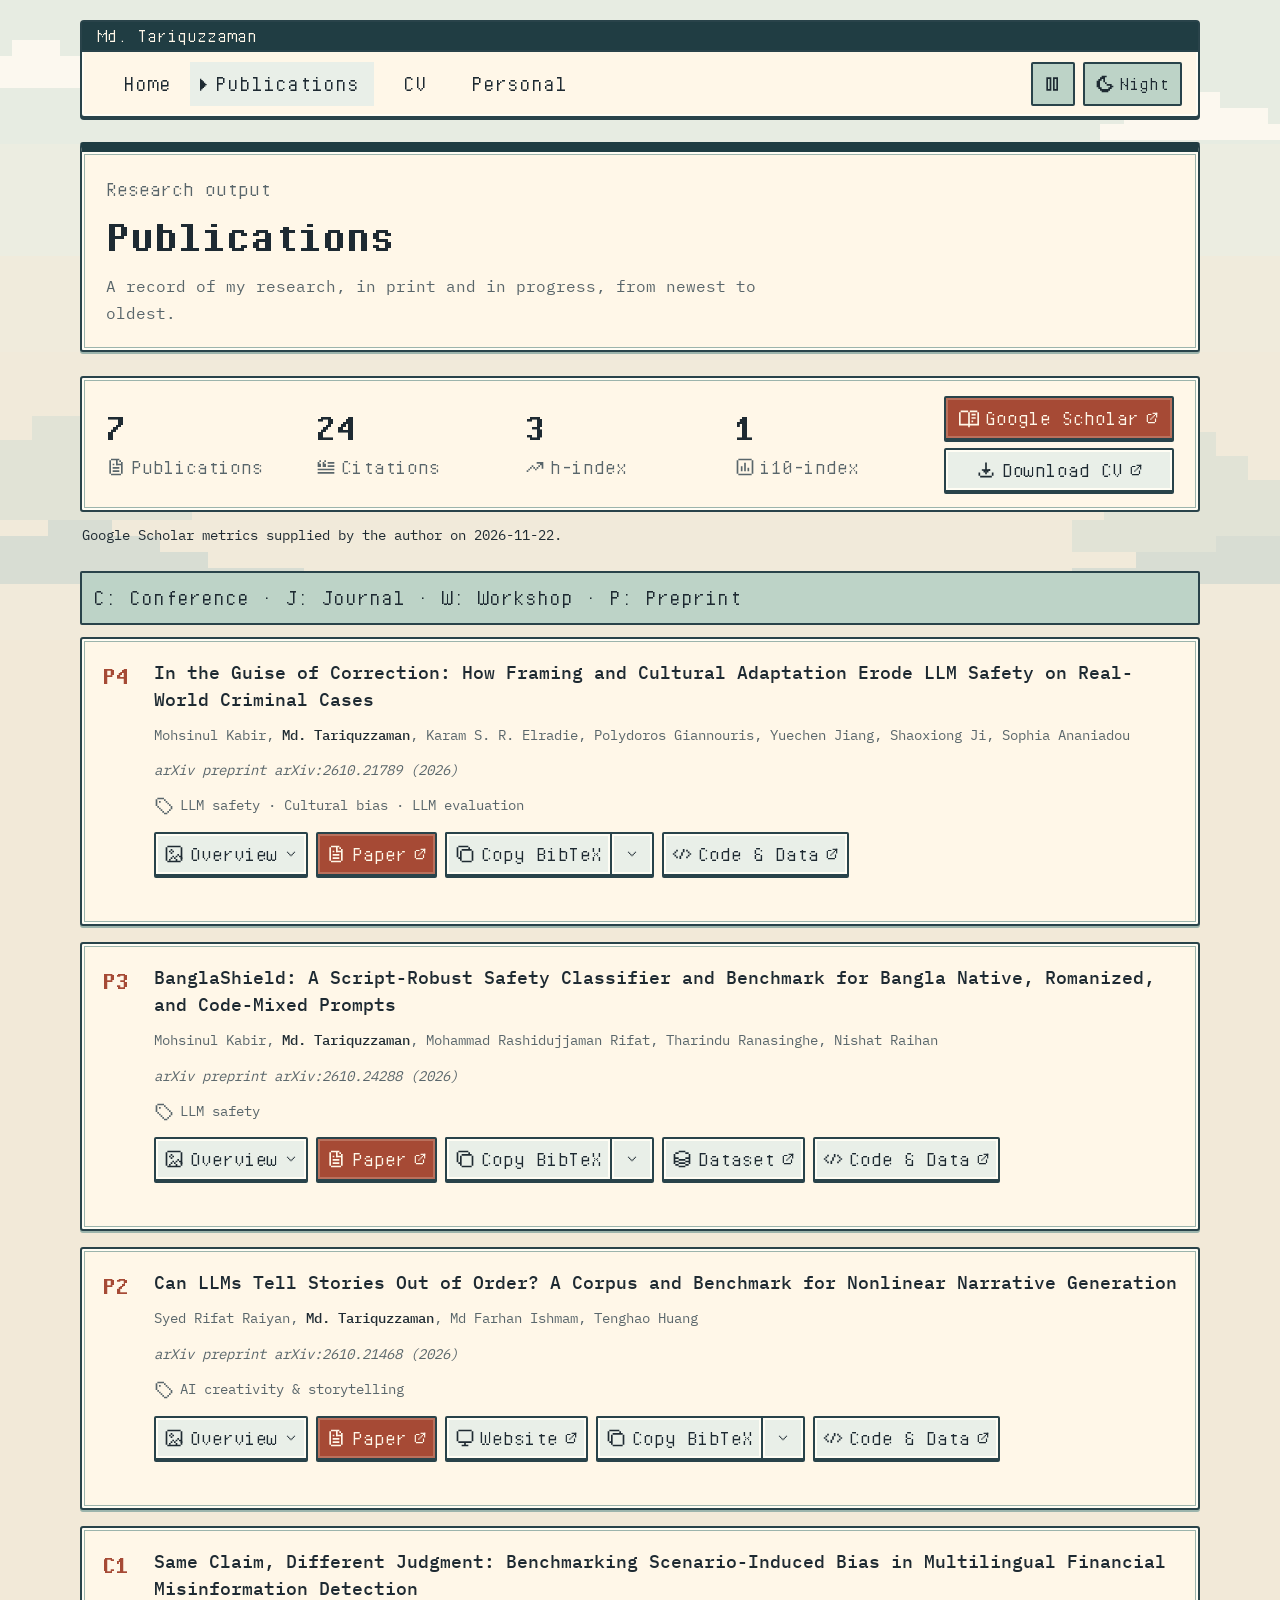
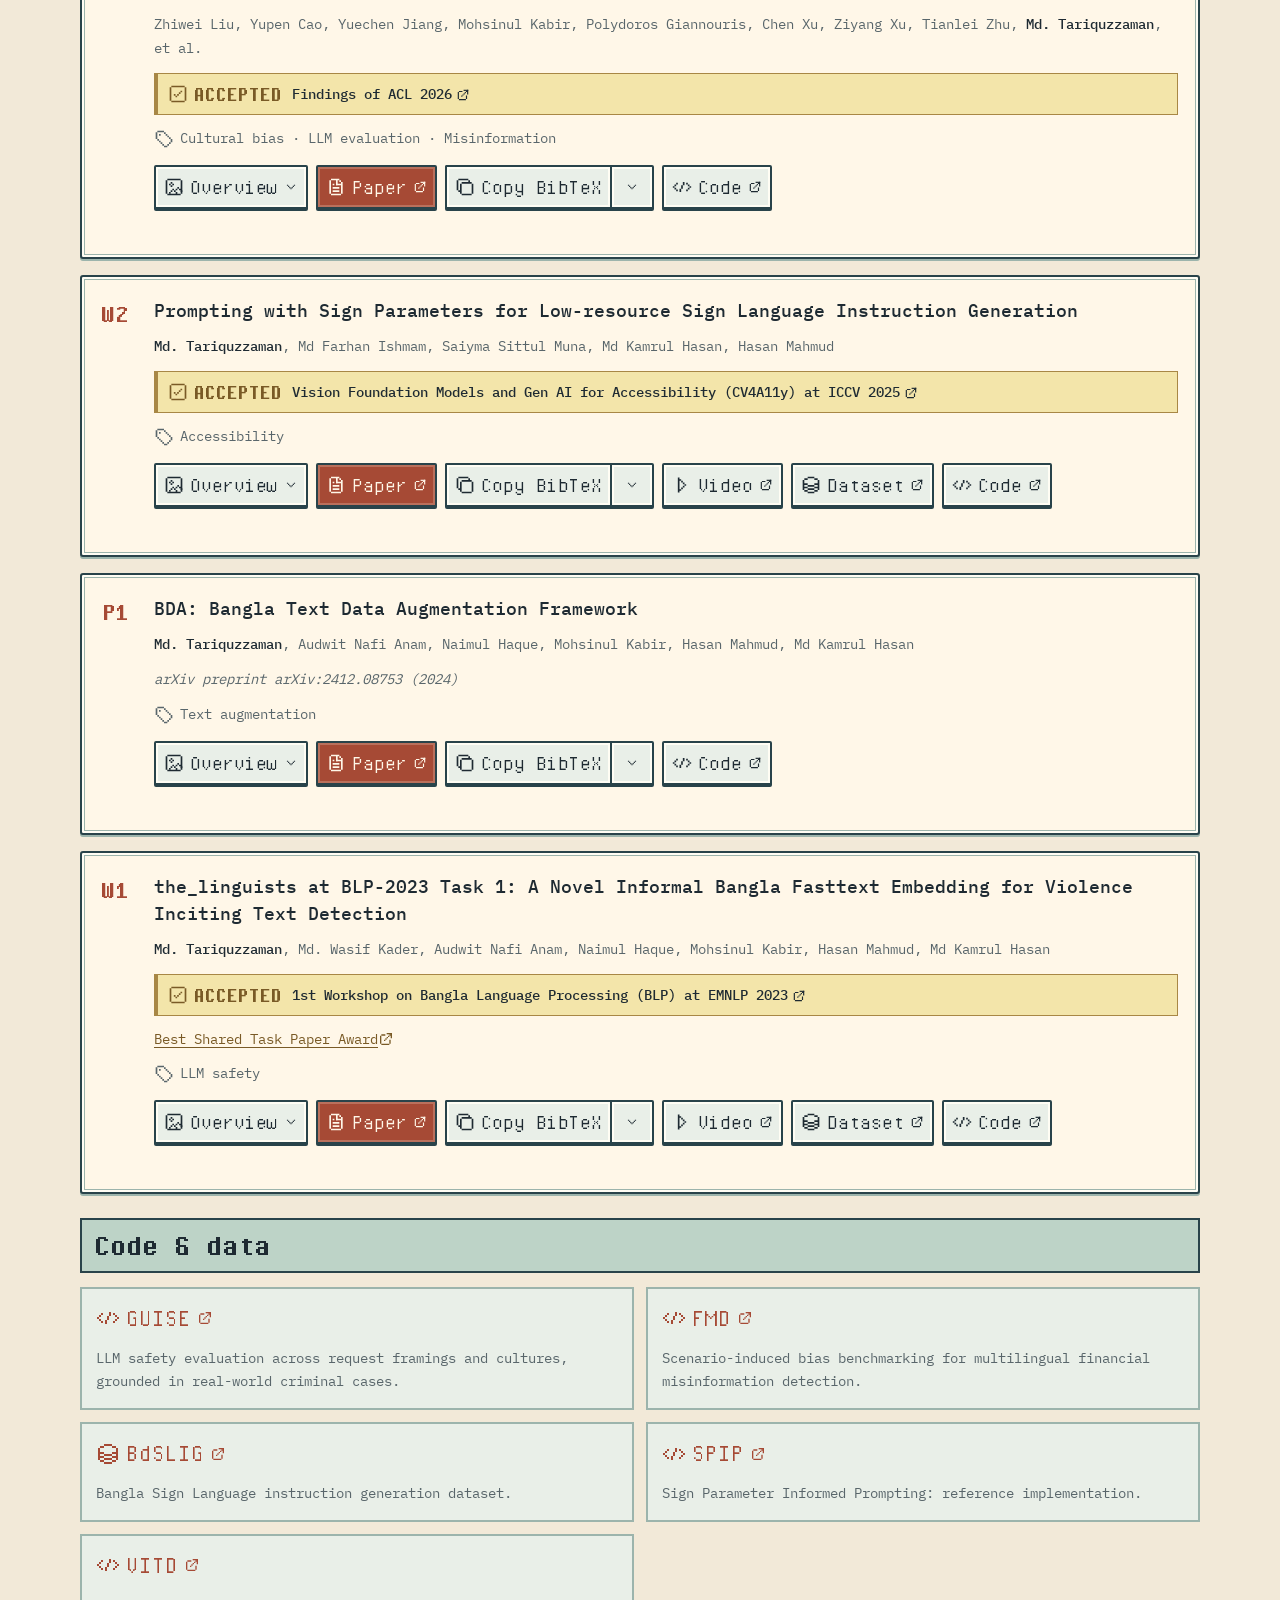
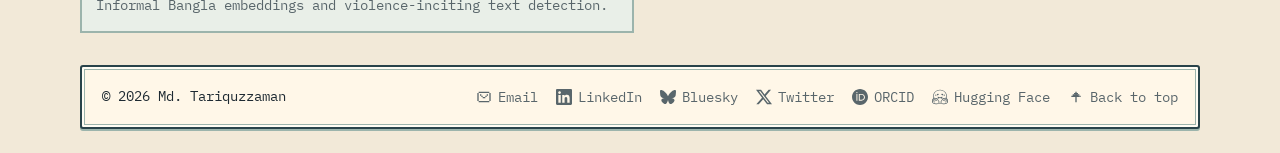
<file: publications/banglashield/index.html>
<!doctype html><html lang="en"><head><meta charset="utf-8"><title>BanglaShield: A Script-Robust Safety Classifier and Benchmark for Bangla Native, Romanized, and Code-Mixed Prompts · Md. Tariquzzaman</title><meta name="robots" content="noindex"><link rel="canonical" href="https://mdtariquzzaman.github.io/publications.html#banglashield"><meta http-equiv="refresh" content="0; url=../../publications.html#banglashield"><script>location.replace("../../publications.html#banglashield")</script></head><body><p>This paper is now listed on the <a href="../../publications.html#banglashield">Publications page</a>.</p></body></html>
</file>
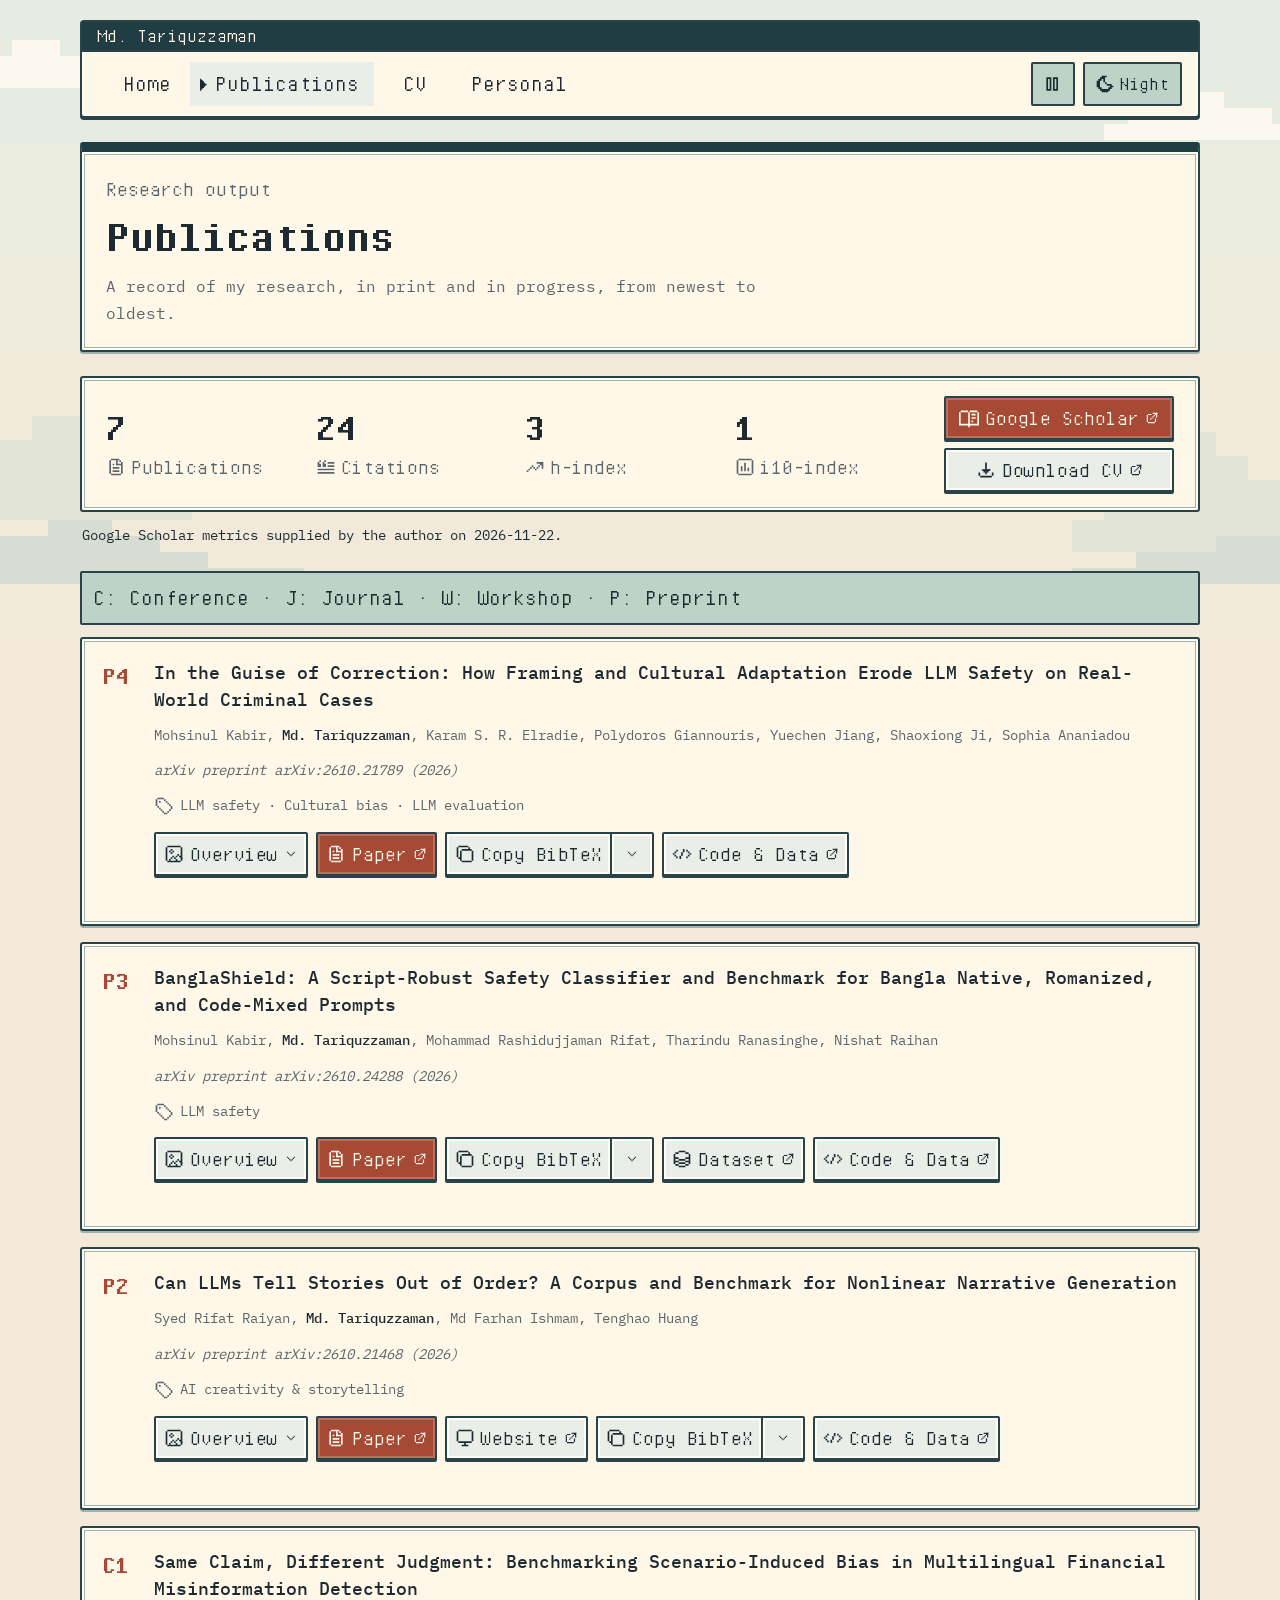
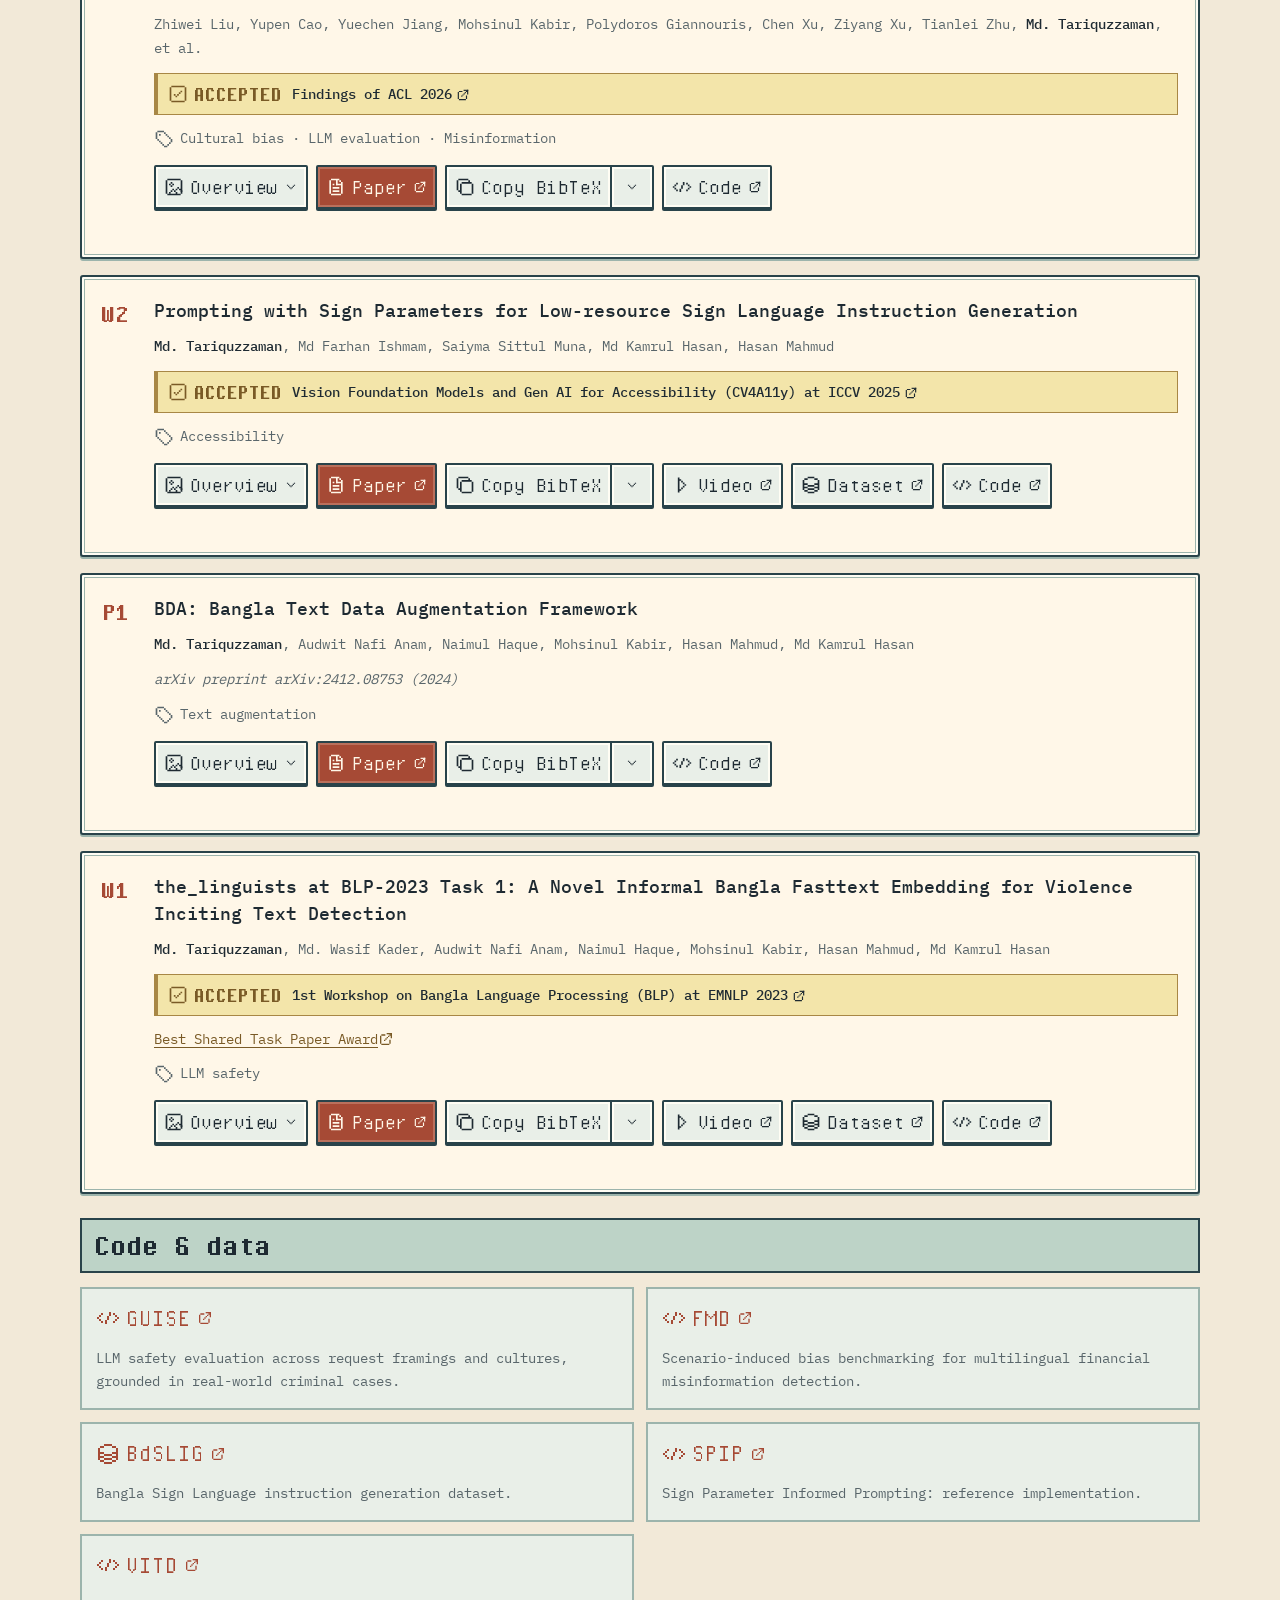
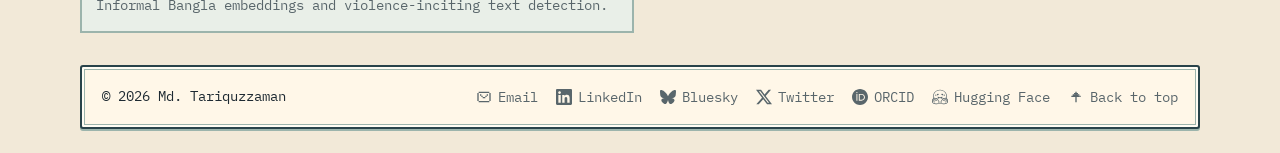
<file: publications/guise/index.html>
<!doctype html><html lang="en"><head><meta charset="utf-8"><title>In the Guise of Correction: How Framing and Cultural Adaptation Erode LLM Safety on Real-World Criminal Cases · Md. Tariquzzaman</title><meta name="robots" content="noindex"><link rel="canonical" href="https://mdtariquzzaman.github.io/publications.html#guise"><meta http-equiv="refresh" content="0; url=../../publications.html#guise"><script>location.replace("../../publications.html#guise")</script></head><body><p>This paper is now listed on the <a href="../../publications.html#guise">Publications page</a>.</p></body></html>
</file>
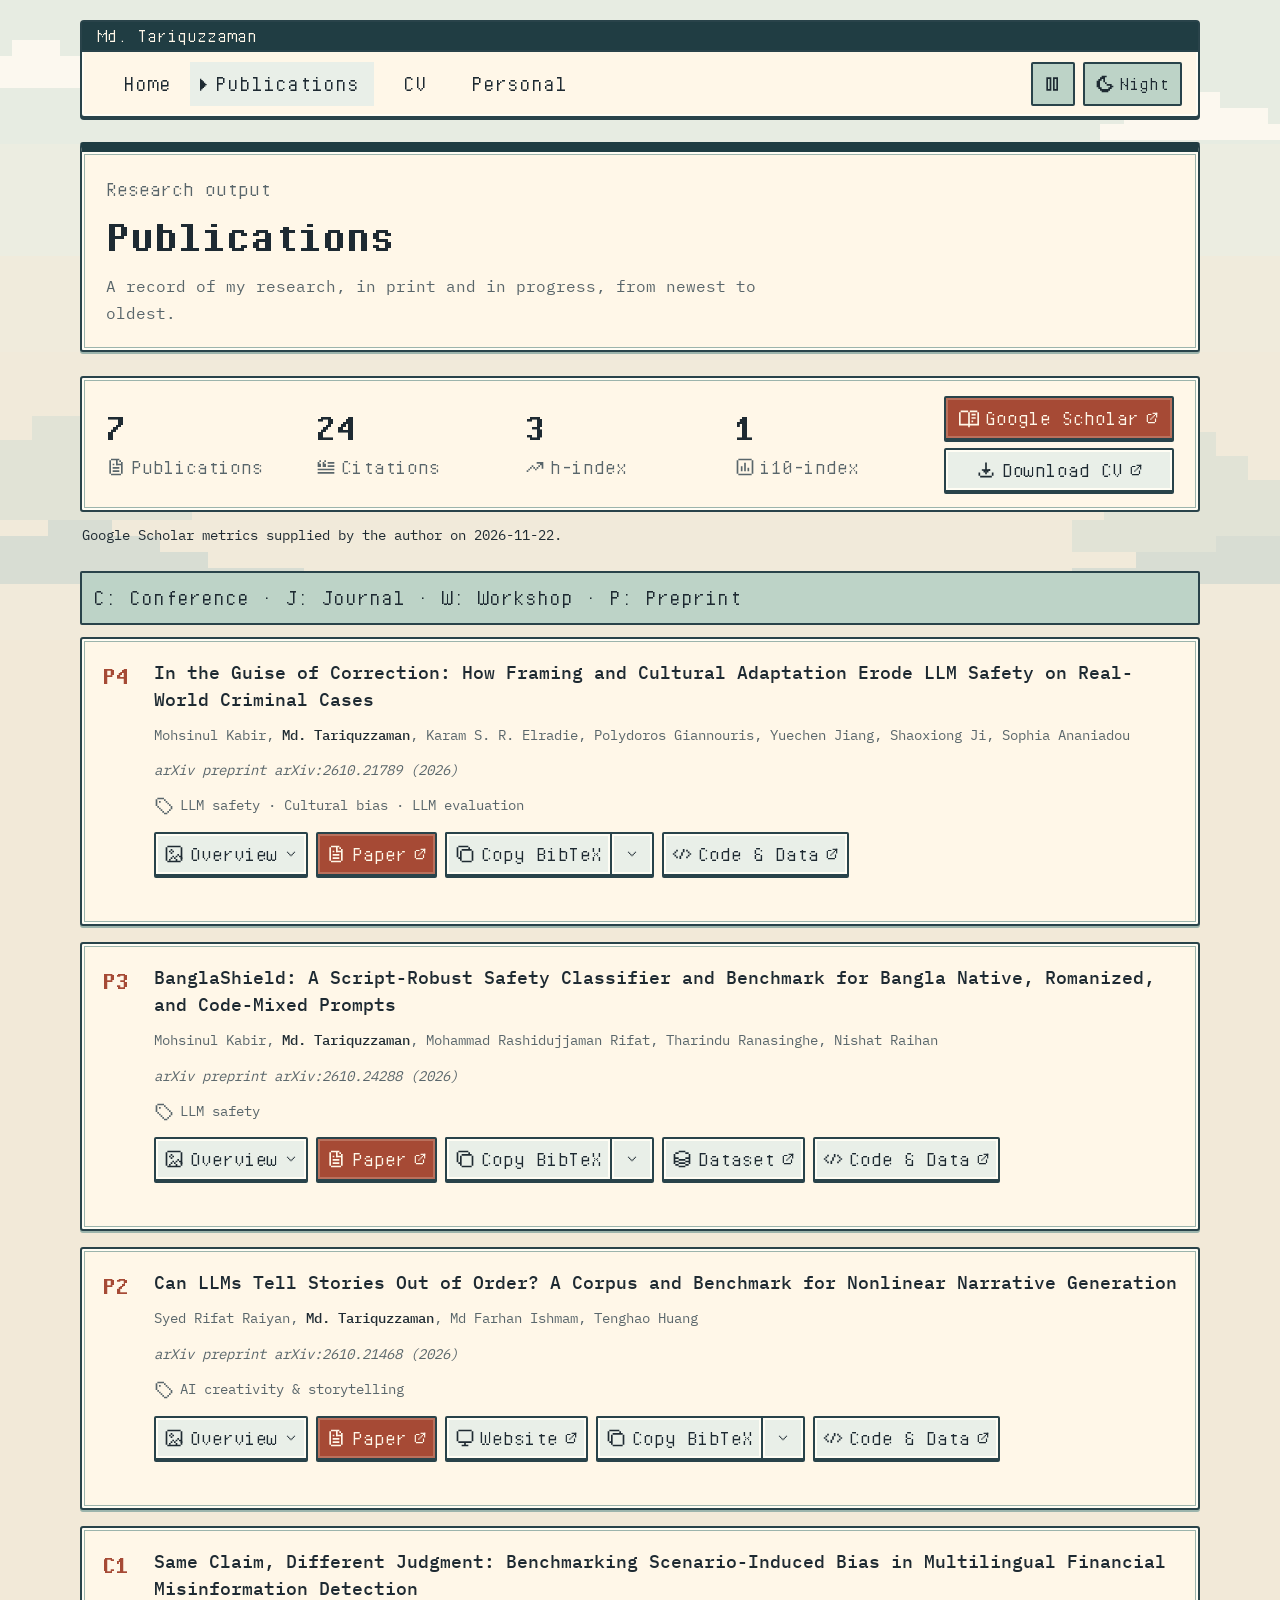
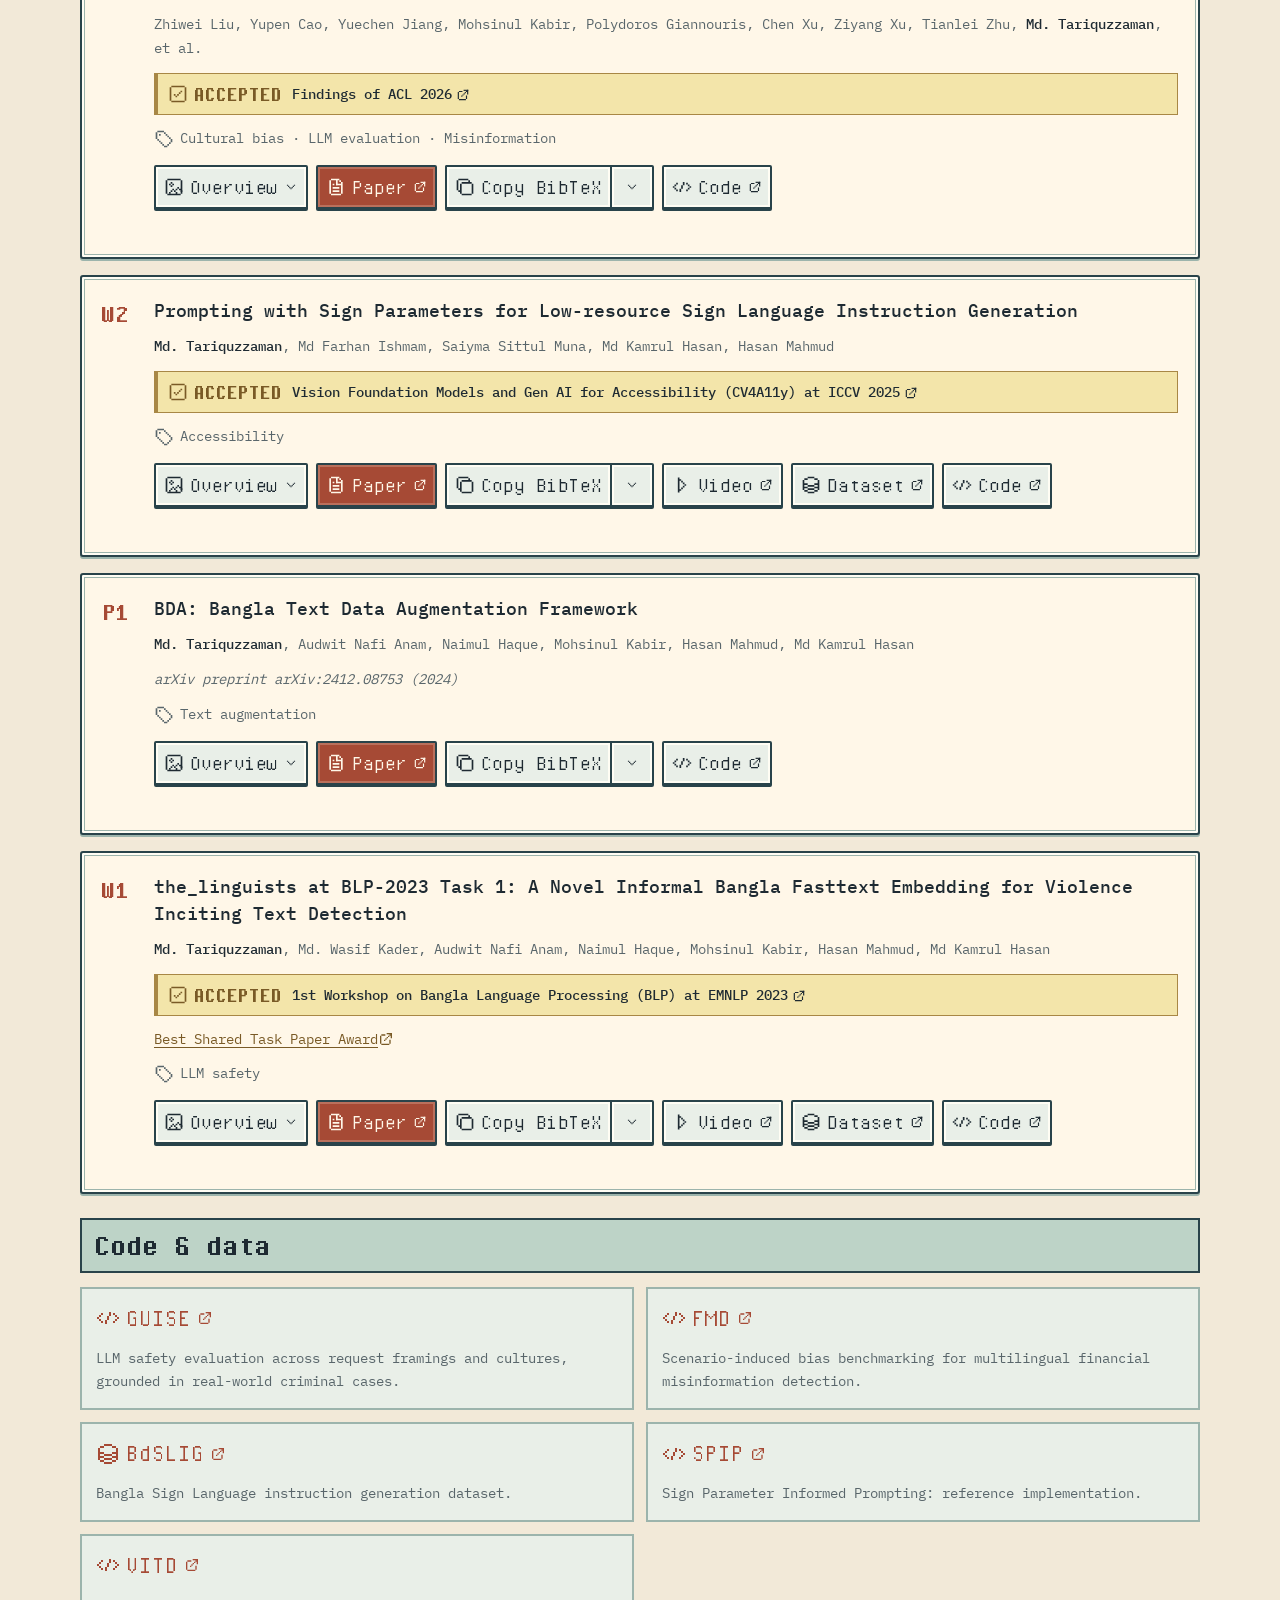
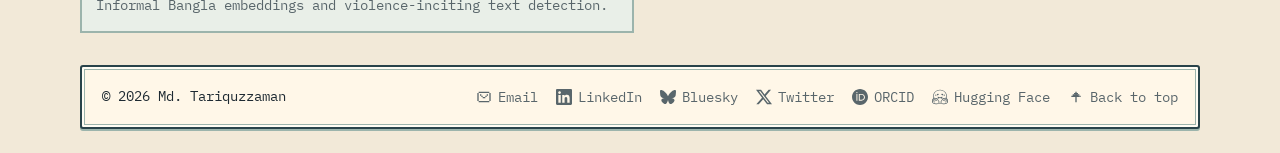
<file: publications/nonlinear-narrative/index.html>
<!doctype html><html lang="en"><head><meta charset="utf-8"><title>Can LLMs Tell Stories Out of Order? A Corpus and Benchmark for Nonlinear Narrative Generation · Md. Tariquzzaman</title><meta name="robots" content="noindex"><link rel="canonical" href="https://mdtariquzzaman.github.io/publications.html#nonlinear-narrative"><meta http-equiv="refresh" content="0; url=../../publications.html#nonlinear-narrative"><script>location.replace("../../publications.html#nonlinear-narrative")</script></head><body><p>This paper is now listed on the <a href="../../publications.html#nonlinear-narrative">Publications page</a>.</p></body></html>
</file>
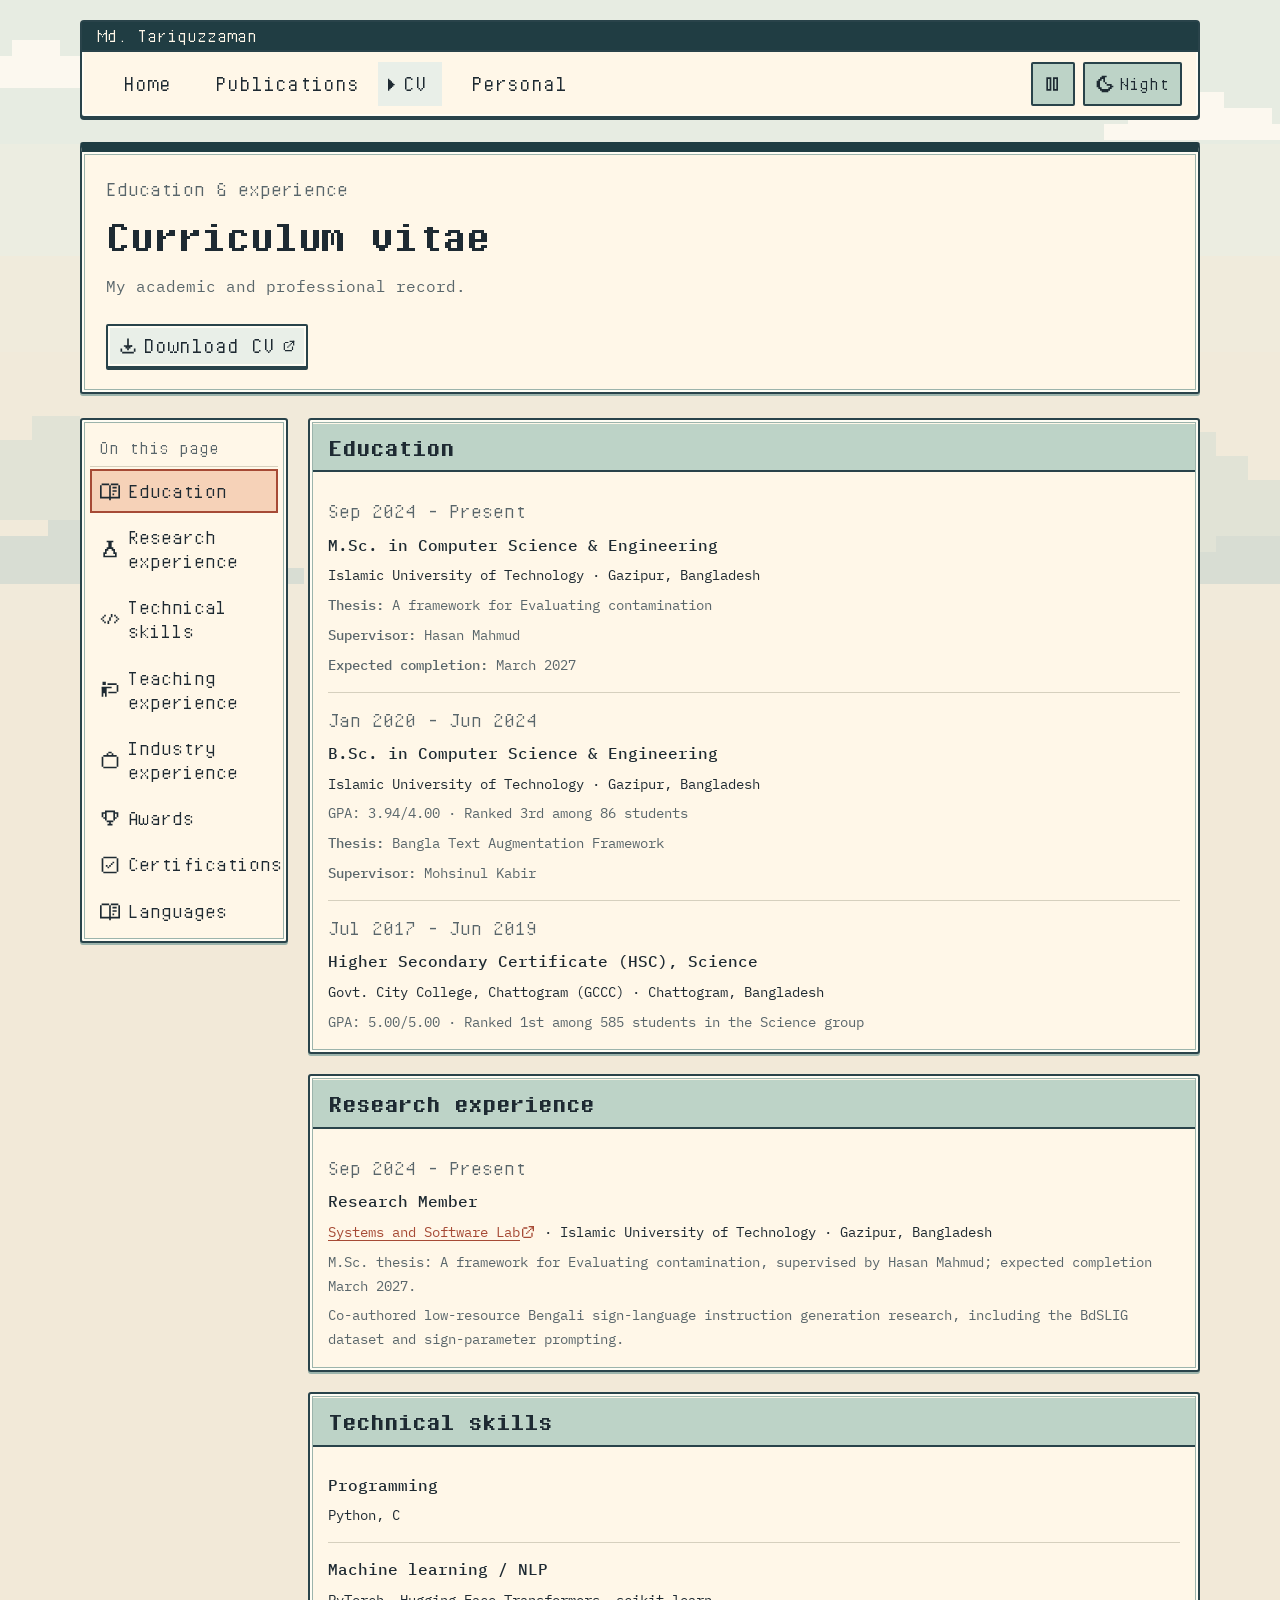
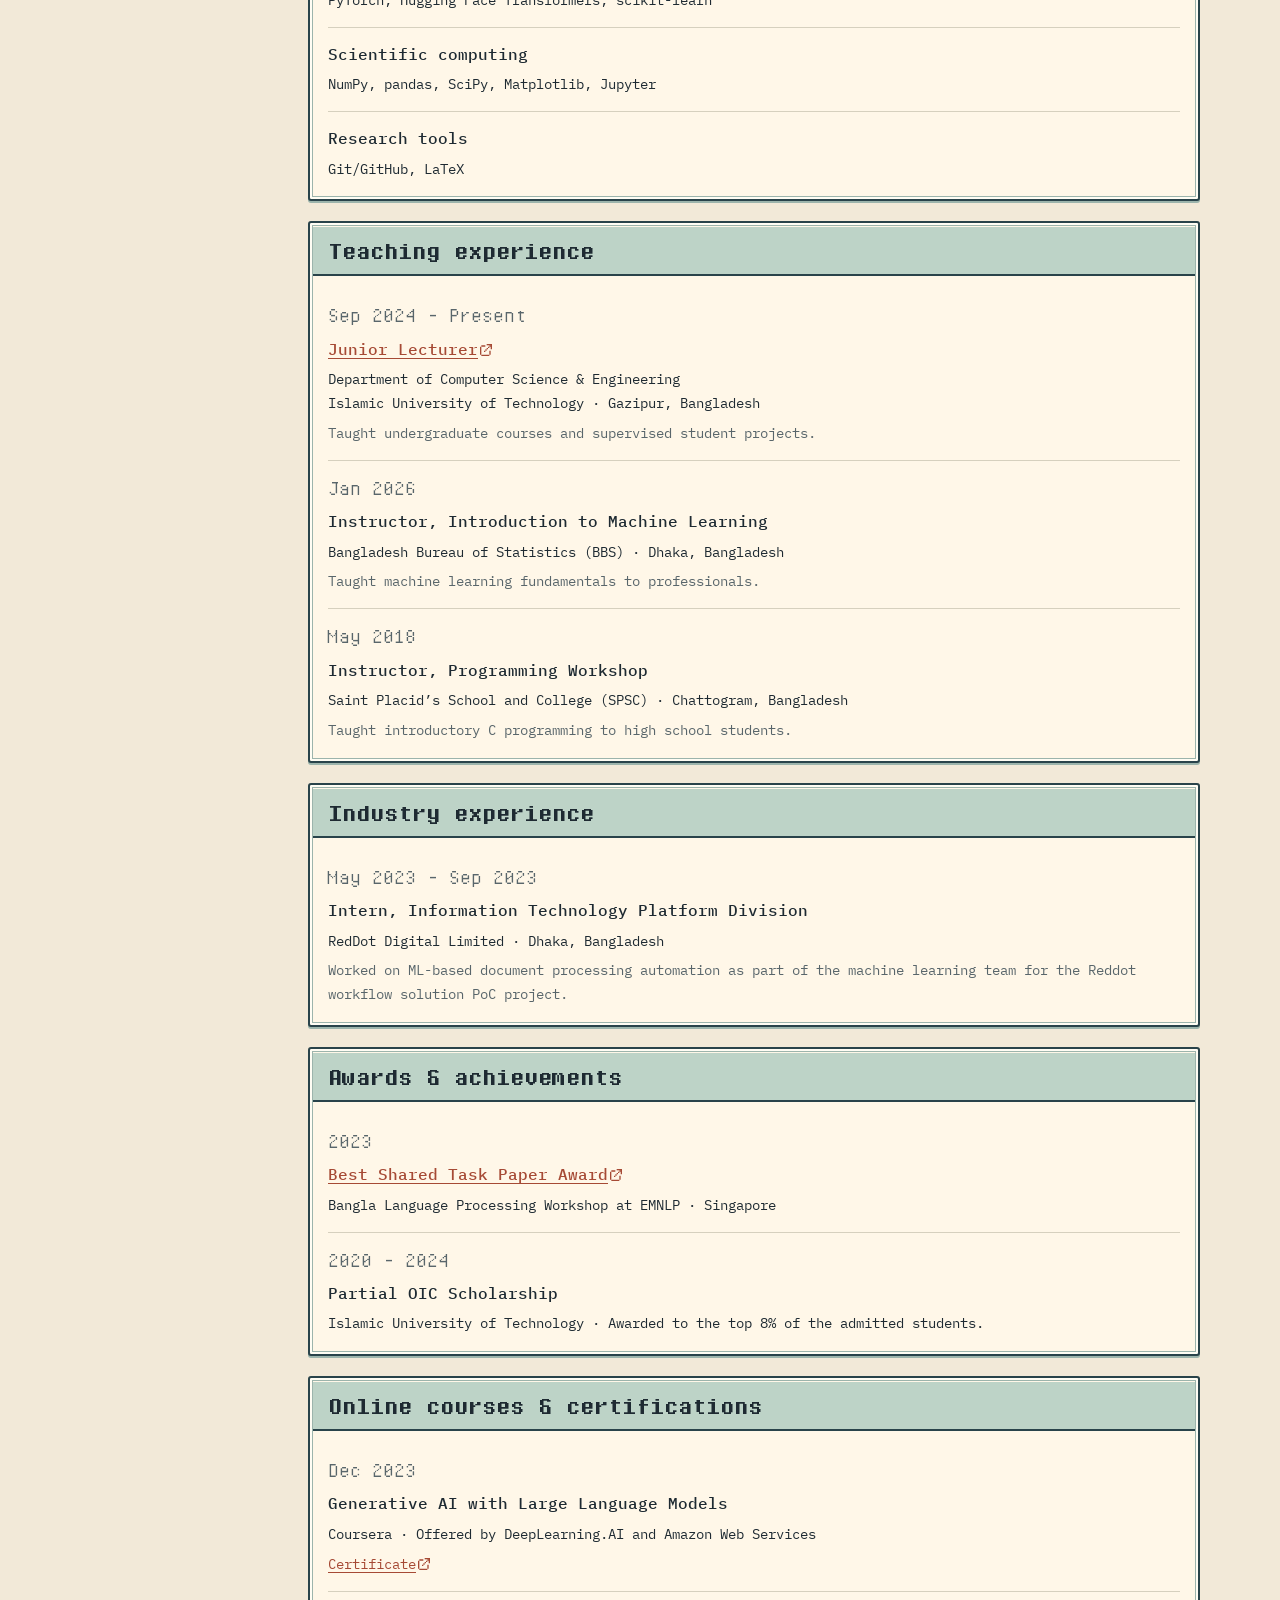
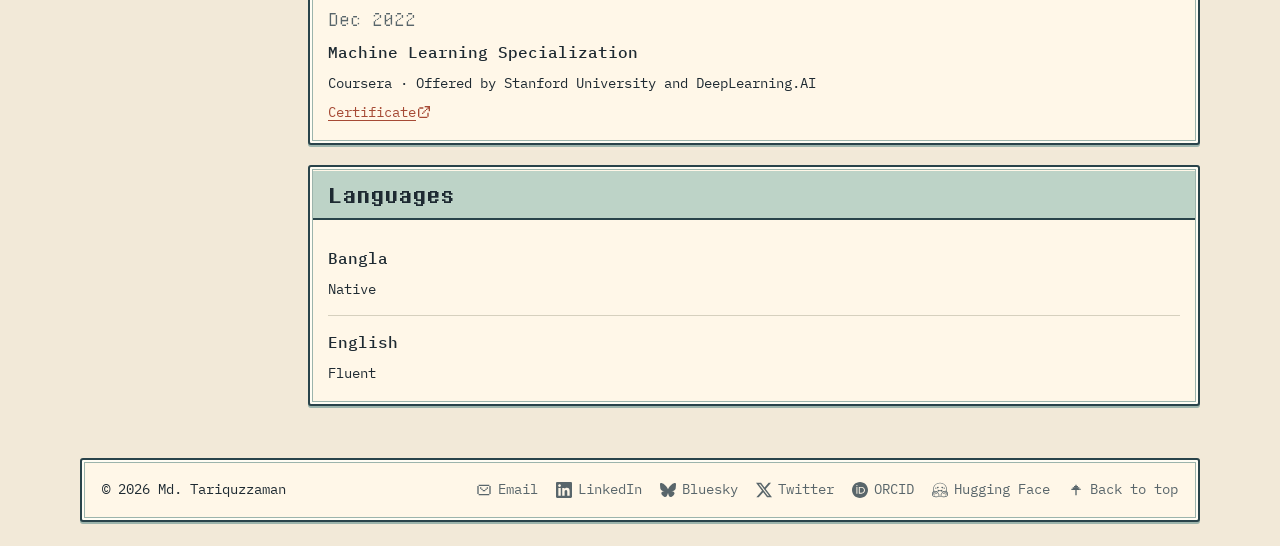
<file: cv.html>
<!doctype html><html lang="en"><head><meta charset="utf-8"><meta name="viewport" content="width=device-width,initial-scale=1"><script>try{const theme=localStorage.getItem("tariq-theme");if(theme==="light"||theme==="dark")document.documentElement.dataset.theme=theme;}catch(_){}</script><title>CV · Md. Tariquzzaman</title><meta name="description" content="Education, research and teaching experience, technical skills, industry experience, awards, certifications, and languages of Md. Tariquzzaman."><meta name="robots" content="index,follow"><meta name="google-site-verification" content="boT_CMjz6ow5mcyZhAbCVE0JK2v9CAJwCu424PfT1U0"><meta name="msvalidate.01" content="E9CE5F8AA8FFFD3C486CAF3DAAAACB56"><meta name="theme-color" content="#f2e9d8" media="(prefers-color-scheme: light)"><meta name="theme-color" content="#181d30" media="(prefers-color-scheme: dark)"><link rel="canonical" href="https://mdtariquzzaman.github.io/cv.html"><meta property="og:type" content="website"><meta property="og:title" content="CV · Md. Tariquzzaman"><meta property="og:description" content="Education, research and teaching experience, technical skills, industry experience, awards, certifications, and languages of Md. Tariquzzaman."><meta property="og:url" content="https://mdtariquzzaman.github.io/cv.html"><meta property="og:image" content="https://mdtariquzzaman.github.io/profile.jpg"><meta property="og:image:alt" content="Md. Tariquzzaman"><meta name="twitter:card" content="summary"><meta name="twitter:site" content="@mdtariquzzaman_"><meta name="twitter:creator" content="@mdtariquzzaman_"><meta name="twitter:title" content="CV · Md. Tariquzzaman"><meta name="twitter:description" content="Education, research and teaching experience, technical skills, industry experience, awards, certifications, and languages of Md. Tariquzzaman."><meta name="twitter:image" content="https://mdtariquzzaman.github.io/profile.jpg"><link rel="icon" href="assets/favicon.svg" type="image/svg+xml"><link rel="stylesheet" href="assets/style.css?v=20261102noslot"><link rel="stylesheet" href="assets/interactions.css?v=20261102noslot"></head><body class="page-cv"><a class="skip-link" href="#main">Skip to content</a><header class="site-header"><div class="header-title-strip"><span class="header-title">Md. Tariquzzaman</span><div class="header-controls"><button class="motion-toggle motion-toggle-mobile" type="button" aria-pressed="false" aria-label="Pause animations" title="Pause animations"><svg class="icon icon-pause" viewBox="0 0 24 24" width="18" height="18" fill="currentColor" aria-hidden="true" focusable="false"><path d="M10 20H4V4h6v16Zm8-16v16h-6V4h6Zm-4 2v12h2V6h-2ZM6 18h2V6H6v12Z"/></svg><svg class="icon icon-play" viewBox="0 0 24 24" width="18" height="18" fill="currentColor" aria-hidden="true" focusable="false"><path d="M15 11h-2V9h2zm0 4h-2v-2h2zm-2 2h-2v-2h2zm0-8h-2V7h2zm-2-2H9V5h2zM9 21H7V3h2zm6-8h2v-2h-2zm-6 4h2v2H9z"/></svg></button><button class="theme-toggle theme-toggle-mobile" type="button" aria-label="Switch to dark theme" title="Switch to dark theme"><span aria-hidden="true">Day / night</span></button></div></div><div class="header-inner"><nav aria-label="Main navigation"><a href="index.html"><svg class="icon nav-cursor" viewBox="0 0 24 24" width="18" height="18" fill="currentColor" aria-hidden="true" focusable="false"><path d="M6 4h2v2h2v2h2v2h2v2h2v2h-2v2h-2v2h-2v2H8v2H6V4z"/></svg><span>Home</span></a><a href="publications.html"><svg class="icon nav-cursor" viewBox="0 0 24 24" width="18" height="18" fill="currentColor" aria-hidden="true" focusable="false"><path d="M6 4h2v2h2v2h2v2h2v2h2v2h-2v2h-2v2h-2v2H8v2H6V4z"/></svg><span>Publications</span></a><a href="cv.html" aria-current="page"><svg class="icon nav-cursor" viewBox="0 0 24 24" width="18" height="18" fill="currentColor" aria-hidden="true" focusable="false"><path d="M6 4h2v2h2v2h2v2h2v2h2v2h-2v2h-2v2h-2v2H8v2H6V4z"/></svg><span>CV</span></a><a href="personal.html"><svg class="icon nav-cursor" viewBox="0 0 24 24" width="18" height="18" fill="currentColor" aria-hidden="true" focusable="false"><path d="M6 4h2v2h2v2h2v2h2v2h2v2h-2v2h-2v2h-2v2H8v2H6V4z"/></svg><span>Personal</span></a></nav><div class="header-tools"><button class="motion-toggle motion-toggle-desktop" type="button" aria-pressed="false" aria-label="Pause animations" title="Pause animations"><svg class="icon icon-pause" viewBox="0 0 24 24" width="18" height="18" fill="currentColor" aria-hidden="true" focusable="false"><path d="M10 20H4V4h6v16Zm8-16v16h-6V4h6Zm-4 2v12h2V6h-2ZM6 18h2V6H6v12Z"/></svg><svg class="icon icon-play" viewBox="0 0 24 24" width="18" height="18" fill="currentColor" aria-hidden="true" focusable="false"><path d="M15 11h-2V9h2zm0 4h-2v-2h2zm-2 2h-2v-2h2zm0-8h-2V7h2zm-2-2H9V5h2zM9 21H7V3h2zm6-8h2v-2h-2zm-6 4h2v2H9z"/></svg></button><button class="theme-toggle theme-toggle-desktop" type="button" aria-label="Switch to dark theme" title="Switch to dark theme"><span aria-hidden="true">Day / night</span></button></div></div></header><div class="site-shell"><main id="main"><header class="page-heading"><p class="eyebrow">Education &amp; experience</p><h1>Curriculum vitae</h1><p class="lead">My academic and professional record.</p><a class="btn" data-kind="cv" href="files/cv/tariq.pdf" target="_blank" rel="noopener"><svg class="icon" viewBox="0 0 24 24" width="18" height="18" fill="currentColor" aria-hidden="true" focusable="false"><path d="M21 15v4h-2v-4zm-2 4v2H5v-2zM5 15v4H3v-4zm8-12v14h-2V3z"/><path d="M7 11v2h10v-2zm2 2v2h2v-2zm4 0v2h2v-2z"/><path d="M15 11v2h2v-2z"/></svg><span>Download CV</span><svg class="icon icon-trail" viewBox="0 0 24 24" width="18" height="18" fill="currentColor" aria-hidden="true" focusable="false"><path d="M11 5H5v2h6V5ZM5 7H3v12h2V7Zm12 12H5v2h12v-2Zm2-6h-2v6h2v-6Zm-8 0H9v2h2v-2Zm2-2h-2v2h2v-2Zm2-2h-2v2h2V9Zm2-2h-2v2h2V7Zm2-2h-2v2h2V5Zm2-2h-2v8h2V3Z"/><path d="M21 3h-8v2h8V3Z"/></svg></a></header>
<div class="reading-layout">
  <nav class="contents page-contents" aria-label="CV sections">
    <span class="eyebrow">On this page</span>
    <a href="#education"><svg class="icon" viewBox="0 0 24 24" width="18" height="18" fill="currentColor" aria-hidden="true" focusable="false"><path d="M2 3h9v2H2zM0 19h11v2H0zM13 3h9v2h-9zm0 16h11v2H13zM11 5h2v18h-2zM0 5h2v14H0zm22 0h2v14h-2zm-7 2h5v2h-5zm0 4h5v2h-5zm0 4h2v2h-2z"/></svg>Education</a>
    <a href="#research-experience"><svg class="icon" viewBox="0 0 24 24" width="18" height="18" fill="currentColor" aria-hidden="true" focusable="false"><path d="M8 2h8v2h-2v6h2v2h2v4h2v6H4v-6h2v-4h2v-2h2V4H8V2zm4 2v8h-2v2H8v4H6v2h12v-2h-2v-4h-2v-2h-2V4z" fill-rule="evenodd"/></svg>Research experience</a>
    <a href="#technical-skills"><svg class="icon" viewBox="0 0 24 24" width="18" height="18" fill="currentColor" aria-hidden="true" focusable="false"><path d="M11 18H9v-4h2v4Zm-4-1H5v-2h2v2Zm12-2v2h-2v-2h2ZM5 15H3v-2h2v2Zm16 0h-2v-2h2v2Zm-8-1h-2v-4h2v4ZM3 13H1v-2h2v2Zm20 0h-2v-2h2v2ZM5 11H3V9h2v2Zm16 0h-2V9h2v2Zm-6-1h-2V6h2v4ZM7 9H5V7h2v2Zm12 0h-2V7h2v2Z"/></svg>Technical skills</a>
    <a href="#teaching-experience"><svg class="icon" viewBox="0 0 24 24" width="18" height="18" fill="currentColor" aria-hidden="true" focusable="false"><path d="M3 2h4v4H3zM2 8h12v2H2zm7-4h11v2H9zm1 10h10v2H10z"/><path d="M2 9h6v7H2zm0 7h2v4H2zm4 0h2v4H6zM20 6h2v8h-2z"/></svg>Teaching experience</a>
    <a href="#industry-experience"><svg class="icon" viewBox="0 0 24 24" width="18" height="18" fill="currentColor" aria-hidden="true" focusable="false"><path d="M2 8h2v12H2zm18 0h2v12h-2zM4 6h16v2H4zm0 14h16v2H4zM8 4h2v2H8zm2-2h4v2h-4zm4 2h2v2h-2z"/></svg>Industry experience</a>
    <a href="#awards"><svg class="icon" viewBox="0 0 24 24" width="18" height="18" fill="currentColor" aria-hidden="true" focusable="false"><path d="M16 17H13V19H15V21H9V19H11V17H8V15H16V17ZM18 5H22V11H20V7H18V11H20V13H18V15H16V5H8V15H6V13H4V11H6V7H4V11H2V5H6V3H18V5Z"/></svg>Awards</a>
    <a href="#certifications"><svg class="icon" viewBox="0 0 24 24" width="18" height="18" fill="currentColor" aria-hidden="true" focusable="false"><path d="M4 2h16v2H4zm0 18h16v2H4zM2 4h2v16H2zm18 0h2v16h-2zM7 12h2v2H7zm2 2h2v2H9zm2-2h2v2h-2zm2-2h2v2h-2zm2-2h2v2h-2z"/></svg>Certifications</a>
    <a href="#languages"><svg class="icon" viewBox="0 0 24 24" width="18" height="18" fill="currentColor" aria-hidden="true" focusable="false"><path d="M2 3h9v2H2zM0 19h11v2H0zM13 3h9v2h-9zm0 16h11v2H13zM11 5h2v18h-2zM0 5h2v14H0zm22 0h2v14h-2zm-7 2h5v2h-5zm0 4h5v2h-5zm0 4h2v2h-2z"/></svg>Languages</a>
  </nav>
  <div>
    <section class="chapter" id="education">
      <h2>Education</h2>
      <article class="record">
        <p class="meta">Sep 2024 – Present</p>
        <h3>M.Sc. in Computer Science &amp; Engineering</h3>
        <p>Islamic University of Technology · Gazipur, Bangladesh</p>
        <p class="detail"><strong>Thesis:</strong> A framework for Evaluating contamination</p>
        <p class="detail"><strong>Supervisor:</strong> Hasan Mahmud</p>
        <p class="detail"><strong>Expected completion:</strong> March 2027</p>
      </article>
      <article class="record">
        <p class="meta">Jan 2020 – Jun 2024</p>
        <h3>B.Sc. in Computer Science &amp; Engineering</h3>
        <p>Islamic University of Technology · Gazipur, Bangladesh</p>
        <p class="detail">GPA: 3.94/4.00 · Ranked 3rd among 86 students</p>
        <p class="detail"><strong>Thesis:</strong> Bangla Text Augmentation Framework</p>
        <p class="detail"><strong>Supervisor:</strong> Mohsinul Kabir</p>
      </article>
      <article class="record">
        <p class="meta">Jul 2017 – Jun 2019</p>
        <h3>Higher Secondary Certificate (HSC), Science</h3>
        <p>Govt. City College, Chattogram (GCCC) · Chattogram, Bangladesh</p>
        <p class="detail">GPA: 5.00/5.00 · Ranked 1st among 585 students in the Science group</p>
      </article>
    </section>

    <section class="chapter" id="research-experience">
      <span id="experience" class="legacy-anchor"></span>
      <h2>Research experience</h2>
      <article class="record">
        <p class="meta">Sep 2024 – Present</p>
        <h3>Research Member</h3>
        <p><a href="https://cse.iutoic-dhaka.edu/ssl">Systems and Software Lab<svg class="icon icon-trail" viewBox="0 0 24 24" width="18" height="18" fill="currentColor" aria-hidden="true" focusable="false"><path d="M11 5H5v2h6V5ZM5 7H3v12h2V7Zm12 12H5v2h12v-2Zm2-6h-2v6h2v-6Zm-8 0H9v2h2v-2Zm2-2h-2v2h2v-2Zm2-2h-2v2h2V9Zm2-2h-2v2h2V7Zm2-2h-2v2h2V5Zm2-2h-2v8h2V3Z"/><path d="M21 3h-8v2h8V3Z"/></svg></a> · Islamic University of Technology · Gazipur, Bangladesh</p>
        <p class="detail">M.Sc. thesis: A framework for Evaluating contamination, supervised by Hasan Mahmud; expected completion March 2027.</p>
        <p class="detail">Co-authored low-resource Bengali sign-language instruction generation research, including the BdSLIG dataset and sign-parameter prompting.</p>
      </article>
    </section>

    <section class="chapter" id="technical-skills">
      <h2>Technical skills</h2>
      <article class="record"><h3>Programming</h3><p>Python, C</p></article>
      <article class="record"><h3>Machine learning / NLP</h3><p>PyTorch, Hugging Face Transformers, scikit-learn</p></article>
      <article class="record"><h3>Scientific computing</h3><p>NumPy, pandas, SciPy, Matplotlib, Jupyter</p></article>
      <article class="record"><h3>Research tools</h3><p>Git/GitHub, LaTeX</p></article>
    </section>

    <section class="chapter" id="teaching-experience">
      <span id="appointments" class="legacy-anchor"></span>
      <span id="teaching" class="legacy-anchor"></span>
      <h2>Teaching experience</h2>
      <article class="record">
        <p class="meta">Sep 2024 – Present</p>
        <h3><a href="https://cse.iutoic-dhaka.edu/profile/tariquzzaman/education">Junior Lecturer<svg class="icon icon-trail" viewBox="0 0 24 24" width="18" height="18" fill="currentColor" aria-hidden="true" focusable="false"><path d="M11 5H5v2h6V5ZM5 7H3v12h2V7Zm12 12H5v2h12v-2Zm2-6h-2v6h2v-6Zm-8 0H9v2h2v-2Zm2-2h-2v2h2v-2Zm2-2h-2v2h2V9Zm2-2h-2v2h2V7Zm2-2h-2v2h2V5Zm2-2h-2v8h2V3Z"/><path d="M21 3h-8v2h8V3Z"/></svg></a></h3>
        <p>Department of Computer Science &amp; Engineering<br>Islamic University of Technology · Gazipur, Bangladesh</p>
        <p class="detail">Taught undergraduate courses and supervised student projects.</p>
      </article>
      <article class="record">
        <p class="meta">Jan 2026</p>
        <h3>Instructor, Introduction to Machine Learning</h3>
        <p>Bangladesh Bureau of Statistics (BBS) · Dhaka, Bangladesh</p>
        <p class="detail">Taught machine learning fundamentals to professionals.</p>
      </article>
      <article class="record">
        <p class="meta">May 2018</p>
        <h3>Instructor, Programming Workshop</h3>
        <p>Saint Placid’s School and College (SPSC) · Chattogram, Bangladesh</p>
        <p class="detail">Taught introductory C programming to high school students.</p>
      </article>
    </section>

    <section class="chapter" id="industry-experience">
      <h2>Industry experience</h2>
      <article class="record">
        <p class="meta">May 2023 – Sep 2023</p>
        <h3>Intern, Information Technology Platform Division</h3>
        <p>RedDot Digital Limited · Dhaka, Bangladesh</p>
        <p class="detail">Worked on ML-based document processing automation as part of the machine learning team for the Reddot workflow solution PoC project.</p>
      </article>
    </section>

    <section class="chapter" id="awards">
      <h2>Awards &amp; achievements</h2>
      <article class="record">
        <p class="meta">2023</p>
        <h3><a href="https://blp-workshop.github.io/2023/awards">Best Shared Task Paper Award<svg class="icon icon-trail" viewBox="0 0 24 24" width="18" height="18" fill="currentColor" aria-hidden="true" focusable="false"><path d="M11 5H5v2h6V5ZM5 7H3v12h2V7Zm12 12H5v2h12v-2Zm2-6h-2v6h2v-6Zm-8 0H9v2h2v-2Zm2-2h-2v2h2v-2Zm2-2h-2v2h2V9Zm2-2h-2v2h2V7Zm2-2h-2v2h2V5Zm2-2h-2v8h2V3Z"/><path d="M21 3h-8v2h8V3Z"/></svg></a></h3>
        <p>Bangla Language Processing Workshop at EMNLP · Singapore</p>
      </article>
      <article class="record">
        <p class="meta">2020 – 2024</p>
        <h3>Partial OIC Scholarship</h3>
        <p>Islamic University of Technology · Awarded to the top 8% of the admitted students.</p>
      </article>
    </section>

    <section class="chapter" id="certifications">
      <h2>Online courses &amp; certifications</h2>
      <article class="record">
        <p class="meta">Dec 2023</p>
        <h3>Generative AI with Large Language Models</h3>
        <p>Coursera · Offered by DeepLearning.AI and Amazon Web Services</p>
        <p class="detail"><a href="https://coursera.org/verify/8UG84AFS5HLF">Certificate<svg class="icon icon-trail" viewBox="0 0 24 24" width="18" height="18" fill="currentColor" aria-hidden="true" focusable="false"><path d="M11 5H5v2h6V5ZM5 7H3v12h2V7Zm12 12H5v2h12v-2Zm2-6h-2v6h2v-6Zm-8 0H9v2h2v-2Zm2-2h-2v2h2v-2Zm2-2h-2v2h2V9Zm2-2h-2v2h2V7Zm2-2h-2v2h2V5Zm2-2h-2v8h2V3Z"/><path d="M21 3h-8v2h8V3Z"/></svg></a></p>
      </article>
      <article class="record">
        <p class="meta">Dec 2022</p>
        <h3>Machine Learning Specialization</h3>
        <p>Coursera · Offered by Stanford University and DeepLearning.AI</p>
        <p class="detail"><a href="https://coursera.org/verify/specialization/LPLCS4TLBGJ7">Certificate<svg class="icon icon-trail" viewBox="0 0 24 24" width="18" height="18" fill="currentColor" aria-hidden="true" focusable="false"><path d="M11 5H5v2h6V5ZM5 7H3v12h2V7Zm12 12H5v2h12v-2Zm2-6h-2v6h2v-6Zm-8 0H9v2h2v-2Zm2-2h-2v2h2v-2Zm2-2h-2v2h2V9Zm2-2h-2v2h2V7Zm2-2h-2v2h2V5Zm2-2h-2v8h2V3Z"/><path d="M21 3h-8v2h8V3Z"/></svg></a></p>
      </article>
    </section>

    <section class="chapter" id="languages">
      <h2>Languages</h2>
      <article class="record"><h3>Bangla</h3><p>Native</p></article>
      <article class="record"><h3>English</h3><p>Fluent</p></article>
    </section>
  </div>
</div>
</main><footer class="site-footer"><p>© 2026 Md. Tariquzzaman</p><div><a href="mailto:tariquzzaman@iut-dhaka.edu"><svg class="icon footer-icon" viewBox="0 0 24 24" width="18" height="18" fill="currentColor" aria-hidden="true" focusable="false"><path d="M6 8h2v2H6zm2 2h2v2H8zm10-2h-2v2h2zm-2 2h-2v2h2zm-6 2h4v2h-4zM2 6h2v12H2zm18 0h2v12h-2zM4 4h16v2H4zm0 14h16v2H4z"/></svg><span>Email</span></a><a href="https://www.linkedin.com/in/md-tariquzzaman/"><svg class="icon footer-icon" viewBox="0 0 24 24" width="18" height="18" fill="currentColor" aria-hidden="true" focusable="false"><path d="M20.447 20.452h-3.554v-5.569c0-1.328-.027-3.037-1.852-3.037-1.853 0-2.136 1.445-2.136 2.939v5.667H9.351V9h3.414v1.561h.046c.477-.9 1.637-1.85 3.37-1.85 3.601 0 4.267 2.37 4.267 5.455v6.286zM5.337 7.433c-1.144 0-2.063-.926-2.063-2.065 0-1.138.92-2.063 2.063-2.063 1.14 0 2.064.925 2.064 2.063 0 1.139-.925 2.065-2.064 2.065zm1.782 13.019H3.555V9h3.564v11.452zM22.225 0H1.771C.792 0 0 .774 0 1.729v20.542C0 23.227.792 24 1.771 24h20.451C23.2 24 24 23.227 24 22.271V1.729C24 .774 23.2 0 22.222 0h.003z"/></svg><span>LinkedIn</span></a><a href="https://bsky.app/profile/mdtariquzzaman.bsky.social"><svg class="icon footer-icon" viewBox="0 0 24 24" width="18" height="18" fill="currentColor" aria-hidden="true" focusable="false"><path d="M12 10.8c-1.087-2.114-4.046-6.053-6.798-7.995C2.566.944 1.561 1.266.902 1.565.139 1.908 0 3.08 0 3.768c0 .69.378 5.65.624 6.479.815 2.736 3.713 3.66 6.383 3.364.136-.02.275-.039.415-.056-.138.022-.276.04-.415.056-3.912.58-7.387 2.005-2.83 7.078 5.013 5.19 6.87-1.113 7.823-4.308.953 3.195 2.05 9.271 7.733 4.308 4.267-4.308 1.172-6.498-2.74-7.078a8.741 8.741 0 0 1-.415-.056c.14.017.279.036.415.056 2.67.297 5.568-.628 6.383-3.364.246-.828.624-5.79.624-6.478 0-.69-.139-1.861-.902-2.206-.659-.298-1.664-.62-4.3 1.24C16.046 4.748 13.087 8.687 12 10.8Z"/></svg><span>Bluesky</span></a><a href="https://x.com/mdtariquzzaman_"><svg class="icon footer-icon" viewBox="0 0 24 24" width="18" height="18" fill="currentColor" aria-hidden="true" focusable="false"><path d="M18.901 1.153h3.68l-8.04 9.19L24 22.846h-7.406l-5.8-7.584-6.638 7.584H.474l8.6-9.83L0 1.154h7.594l5.243 6.932ZM17.61 20.644h2.039L6.486 3.24H4.298Z"/></svg><span>Twitter</span></a><a href="https://orcid.org/0009-0002-3322-8741"><svg class="icon footer-icon" viewBox="0 0 24 24" width="18" height="18" fill="currentColor" aria-hidden="true" focusable="false"><path d="M12 0C5.372 0 0 5.372 0 12s5.372 12 12 12 12-5.372 12-12S18.628 0 12 0zM7.369 4.378c.525 0 .947.431.947.947s-.422.947-.947.947a.95.95 0 0 1-.947-.947c0-.525.422-.947.947-.947zm-.722 3.038h1.444v10.041H6.647V7.416zm3.562 0h3.9c3.712 0 5.344 2.653 5.344 5.025 0 2.578-2.016 5.025-5.325 5.025h-3.919V7.416zm1.444 1.303v7.444h2.297c3.272 0 4.022-2.484 4.022-3.722 0-2.016-1.284-3.722-4.097-3.722h-2.222z"/></svg><span>ORCID</span></a><a href="https://huggingface.co/md-tariquzzaman"><svg class="icon footer-icon" viewBox="0 0 24 24" width="18" height="18" fill="currentColor" aria-hidden="true" focusable="false"><path d="M1.4446 11.5059c0 1.1021.1673 2.1585.4847 3.1563-.0378-.0028-.0691-.0058-.1058-.0058-.4209 0-.8015.16-1.0704.4512-.3454.3737-.4984.8335-.4316 1.293a1.576 1.576 0 0 0 .2148.5978c-.2319.1864-.4018.4456-.4844.7578-.0646.2448-.131.7543.2149 1.2794a1.4552 1.4552 0 0 0-.0625.1055c-.208.3923-.2207.8372-.0371 1.25.2783.6258.9696 1.1175 2.3126 1.6467.8356.3292 1.5988.5411 1.6056.543 1.1046.2847 2.104.4277 2.969.4277 1.4173 0 2.4754-.3849 3.1525-1.1446 1.538.2651 2.791.1403 3.592.006.6773.7555 1.7332 1.1387 3.1467 1.1387.8649 0 1.8643-.143 2.969-.4278.0068-.0019.77-.2138 1.6056-.543 1.343-.5292 2.0343-1.0208 2.3126-1.6466.1836-.4129.171-.8577-.037-1.25a1.4685 1.4685 0 0 0-.0626-.1056c.346-.525.2795-1.0346.2149-1.2793-.0826-.3122-.2525-.5714-.4844-.7579.11-.1816.1831-.3788.2148-.5977.0669-.4595-.0862-.9193-.4316-1.293-.2688-.2913-.6495-.4513-1.0704-.4513-.0209 0-.0376.0008-.0588.0018.3162-.9966.4846-2.0518.4846-3.1523 0-5.807-4.7362-10.5144-10.5789-10.5144-5.8426 0-10.5788 4.7073-10.5788 10.5144Zm10.5788-9.4831c5.2727 0 9.5476 4.246 9.5476 9.483a9.4201 9.4201 0 0 1-.2696 2.2365c-.0039-.0047-.0079-.011-.0117-.0156-.274-.3255-.6679-.5059-1.1075-.5059-.352 0-.714.1155-1.0763.3438-.2403.1517-.5058.422-.7793.7598-.2534-.3492-.608-.5832-1.0137-.6465a1.5174 1.5174 0 0 0-.2344-.0176c-.9263 0-1.4828.7993-1.6935 1.5177-.1046.2426-.6065 1.3482-1.3614 2.0978-1.1681 1.1601-1.4458 2.3534-.8396 3.6382-.843.1029-1.5836.0927-2.365-.006.5906-1.212.3626-2.4388-.8426-3.6322-.755-.7496-1.2568-1.8552-1.3614-2.0978-.2107-.7184-.7673-1.5177-1.6935-1.5177-.078 0-.1568.0054-.2344.0176-.4057.0633-.7604.2973-1.0137.6465-.2735-.3379-.539-.6081-.7794-.7598-.3622-.2283-.7243-.3438-1.0762-.3438-.4266 0-.8094.171-1.0821.4786a9.4208 9.4208 0 0 1-.2598-2.1936c0-5.237 4.2749-9.483 9.5475-9.483zM8.6443 7.0036c-.4838.0043-.9503.2667-1.1934.7227-.3536.6633-.1006 1.4873.5645 1.84.351.1862.4883-.5261.836-.6485.3107-.1095.841.399 1.0078.086.3536-.6634.1025-1.4874-.5625-1.84a1.3659 1.3659 0 0 0-.6524-.1602Zm6.8403 0c-.2199-.002-.4426.05-.6504.1602-.665.3526-.9181 1.1766-.5645 1.84.1669.313.6971-.1955 1.0079-.086.3476.1224.4867.8347.838.6485.6649-.3527.916-1.1767.5624-1.84-.243-.456-.7096-.7184-1.1934-.7227Zm-9.7565 1.418a.8768.8768 0 0 0-.877.877c0 .4846.3925.877.877.877a.8768.8768 0 0 0 .877-.877.8768.8768 0 0 0-.877-.877zm12.6434 0c-.4845 0-.879.3925-.879.877 0 .4846.3945.877.879.877a.8768.8768 0 0 0 .877-.877.8768.8768 0 0 0-.877-.877zM8.7927 11.459c-.179-.003-.2793.1107-.2793.416 0 .8097.3874 2.125 1.4279 2.924.207-.7123 1.3453-1.2832 1.5079-1.2012.2315.1167.2191.4417.6074.7266.3884-.285.374-.6098.6056-.7266.1627-.082 1.3009.4889 1.5079 1.2012 1.0404-.799 1.4278-2.1144 1.4278-2.924 0-1.2212-1.583.6402-3.5413.6485-1.4686-.0061-2.7266-1.0558-3.2639-1.0645zM4.312 14.4768c.5792.365 1.6964 2.2751 2.1056 3.0177.1371.2488.371.3536.582.3536.4188 0 .7465-.4138.0391-.9395-1.0636-.791-.6914-2.0846-.1836-2.1642a.4302.4302 0 0 1 .0664-.004c.4616 0 .666.7892.666.7892s.5959 1.4898 1.6213 2.508c.942.9356 1.062 1.703.4961 2.6661-.0164-.004-.0159.0236-.1484.2149-.1853.2673-.4322.4688-.7188.6152-.5062.2269-1.1397.2696-1.7833.2696-1.037 0-2.1017-.1824-2.6975-.336-.0293-.0075-3.6505-.9567-3.1916-1.8224.0771-.1454.2033-.2031.3633-.2031.6463 0 1.823.9551 2.3283.9551.113 0 .196-.0865.2285-.2031.2249-.8045-3.2787-1.0522-2.9846-2.1642.0519-.1967.193-.2757.3907-.2754.854 0 2.7704 1.4923 3.172 1.4923.0307 0 .0525-.0085.0645-.0274.2012-.3227.1096-.5865-1.3087-1.4395-1.4182-.8533-2.4315-1.329-1.8653-1.9416.0651-.0707.1574-.1015.2695-.1015.8611.0002 2.8948 1.84 2.8948 1.84s.5487.5683.8809.5683c.0762 0 .1416-.0315.1855-.1054.2355-.3946-2.1858-2.2183-2.3224-2.971-.0926-.51.0641-.7676.3555-.7676-.0006.008.1701-.0285.4942.1759zm16.2257.5918c-.1366.7526-2.5579 2.5764-2.3224 2.9709.044.074.1092.1055.1855.1055.3321 0 .881-.5684.881-.5684s2.0336-1.8397 2.8947-1.84c.1121 0 .2044.0308.2695.1016.5662.6125-.447 1.0882-1.8653 1.9415-1.4183.853-1.51 1.1168-1.3087 1.4396.012.0188.0337.0273.0644.0273.4016 0 2.3181-1.4923 3.1721-1.4923.1977-.0002.3388.0787.3907.2754.294 1.112-3.2095 1.3597-2.9846 2.1642.0325.1166.1156.2032.2285.2032.5054 0 1.682-.9552 2.3283-.9552.16 0 .2862.0577.3633.2032.459.8656-3.1623 1.8149-3.1916 1.8224-.5958.1535-1.6605.336-2.6975.336-.6351 0-1.261-.0409-1.7638-.2599-.2949-.1472-.5488-.3516-.7383-.625-.0411-.0682-.1026-.1476-.1426-.205-.5726-.9679-.455-1.7371.4903-2.676 1.0254-1.0182 1.6212-2.508 1.6212-2.508s.2044-.7891.666-.7891a.4318.4318 0 0 1 .0665.0039c.5078.0796.88 1.3732-.1836 2.1642-.7074.5257-.3797.9395.039.9395.211 0 .445-.1047.5821-.3535.4092-.7426 1.5264-2.6527 2.1056-3.0178.5588-.3524.99-.1816.8497.5918z"/></svg><span>Hugging Face</span></a><a href="#main"><svg class="icon footer-icon" viewBox="0 0 24 24" width="18" height="18" fill="currentColor" aria-hidden="true" focusable="false"><path d="M11 20h2V4h-2zm2-12h2V6h-2zm2 2h2V8h-2zm2 2h2v-2h-2zm-6-4H9V6h2z"/><path d="M15 10H7V8h8zm2 2H5v-2h12z"/></svg><span>Back to top</span></a></div></footer></div><script src="assets/app.js?v=20261102noslot"></script><script src="assets/scenes.js?v=20261102noslot"></script></body></html>
</file>
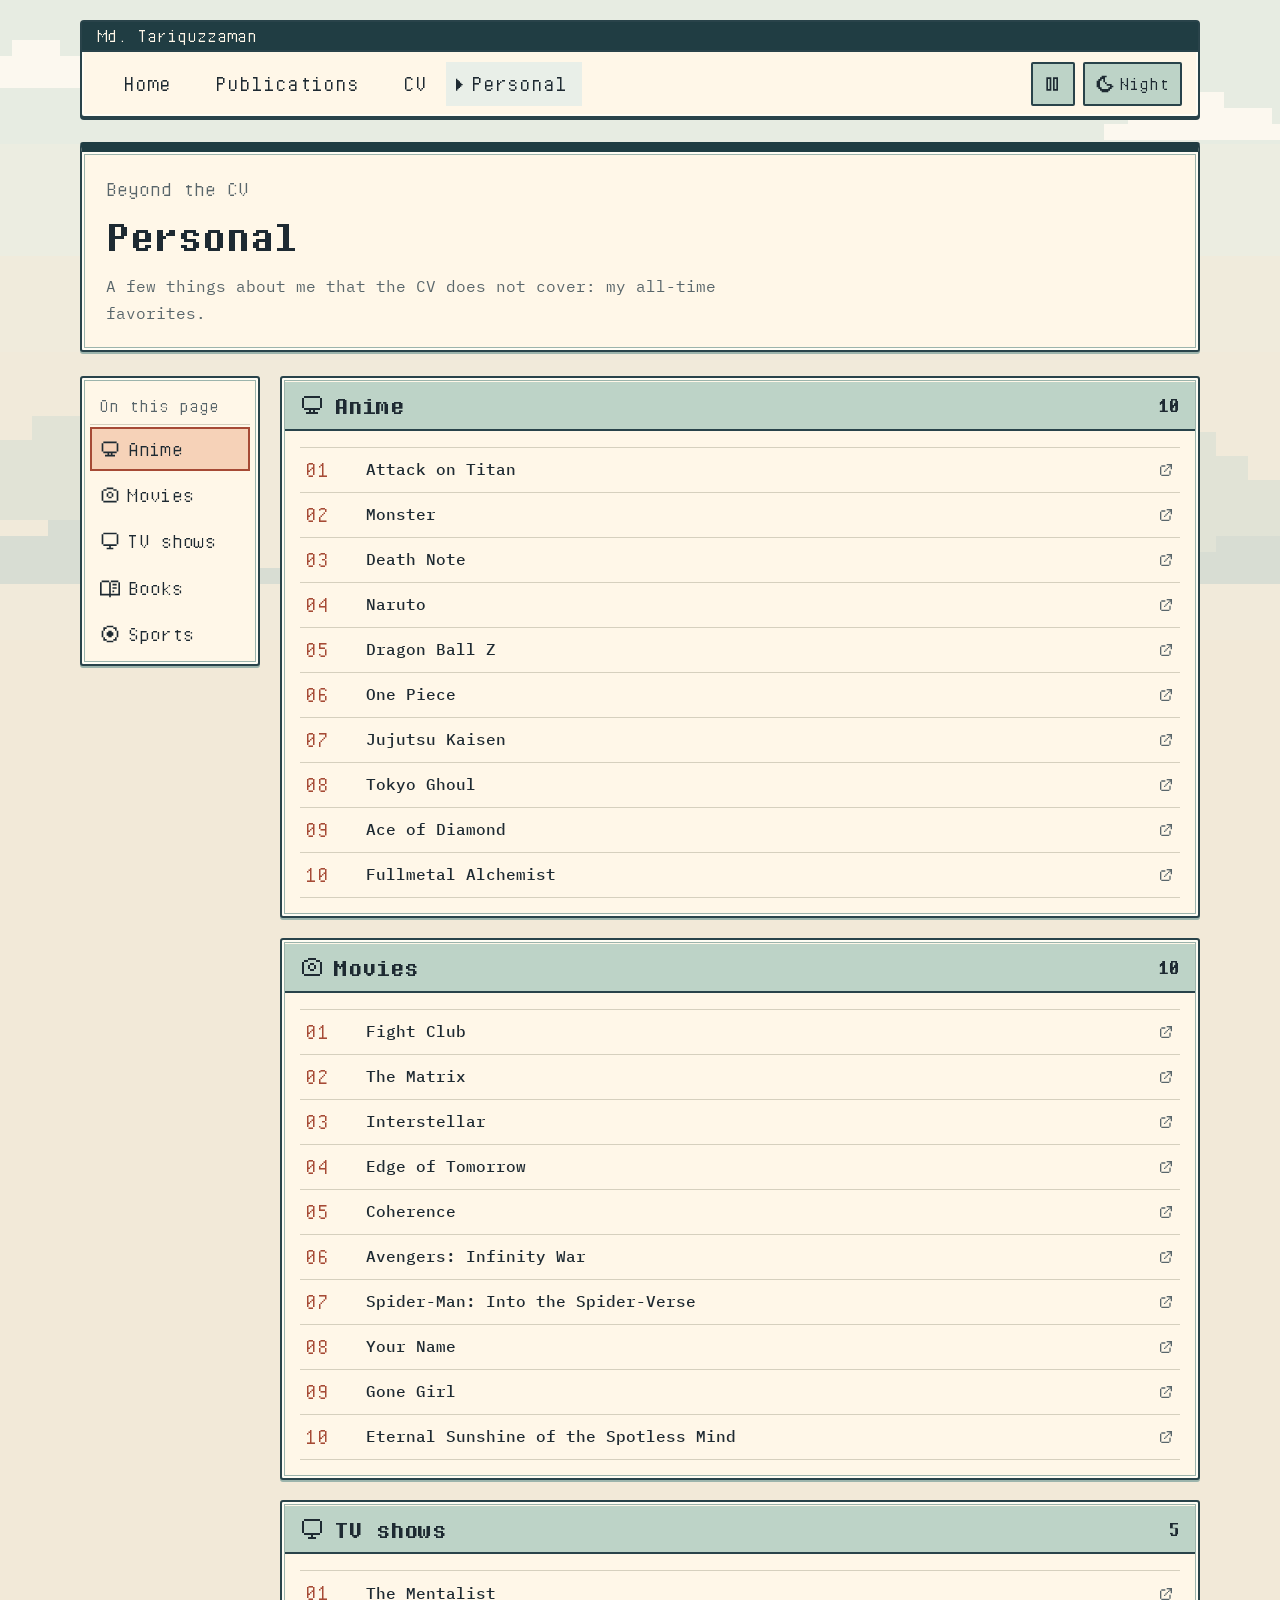
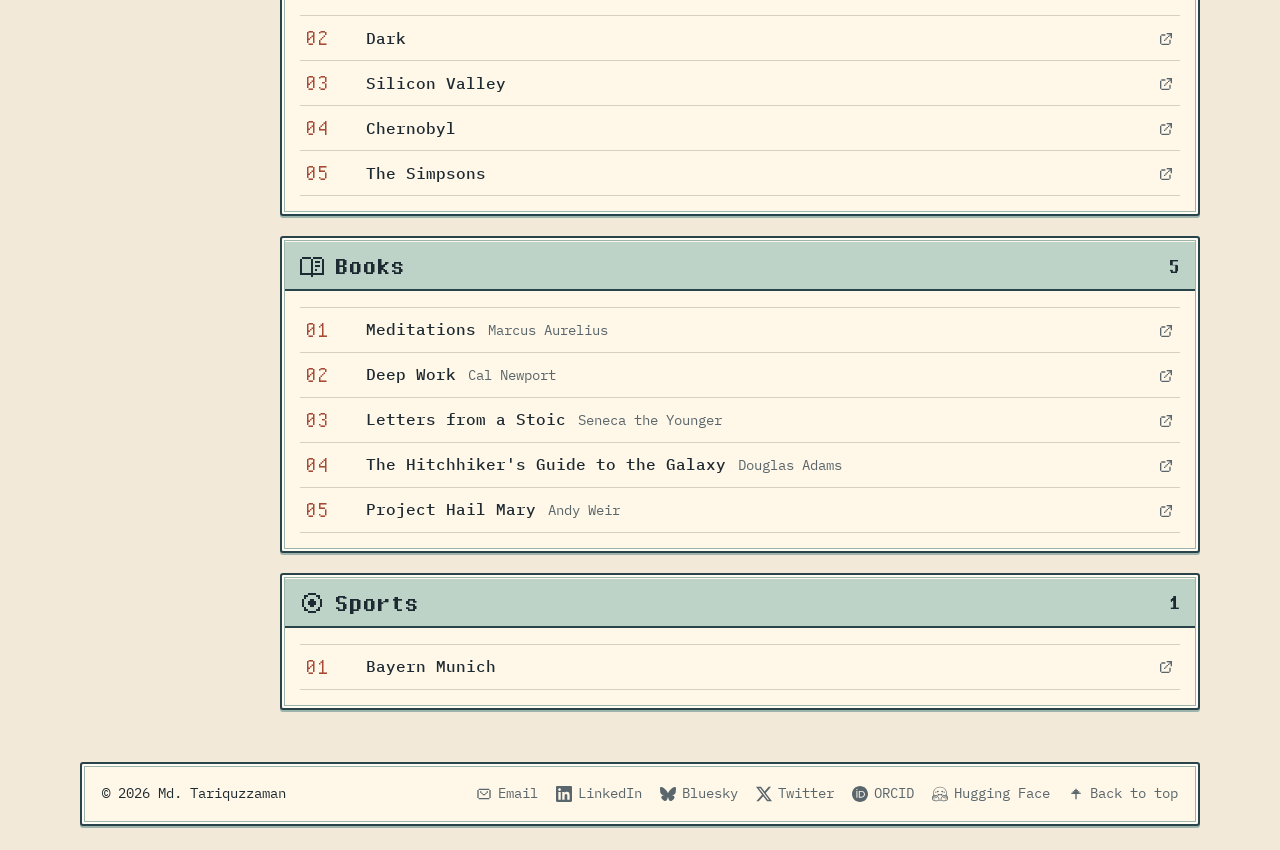
<file: personal.html>
<!doctype html><html lang="en"><head><meta charset="utf-8"><meta name="viewport" content="width=device-width,initial-scale=1"><script>try{const theme=localStorage.getItem("tariq-theme");if(theme==="light"||theme==="dark")document.documentElement.dataset.theme=theme;}catch(_){}</script><title>Personal · Md. Tariquzzaman</title><meta name="description" content="Favorite anime, movies, TV shows, books, and sports beyond the academic work of Md. Tariquzzaman."><meta name="robots" content="index,follow"><meta name="google-site-verification" content="boT_CMjz6ow5mcyZhAbCVE0JK2v9CAJwCu424PfT1U0"><meta name="msvalidate.01" content="E9CE5F8AA8FFFD3C486CAF3DAAAACB56"><meta name="theme-color" content="#f2e9d8" media="(prefers-color-scheme: light)"><meta name="theme-color" content="#181d30" media="(prefers-color-scheme: dark)"><link rel="canonical" href="https://mdtariquzzaman.github.io/personal.html"><meta property="og:type" content="website"><meta property="og:title" content="Personal · Md. Tariquzzaman"><meta property="og:description" content="Favorite anime, movies, TV shows, books, and sports beyond the academic work of Md. Tariquzzaman."><meta property="og:url" content="https://mdtariquzzaman.github.io/personal.html"><meta property="og:image" content="https://mdtariquzzaman.github.io/profile.jpg"><meta property="og:image:alt" content="Md. Tariquzzaman"><meta name="twitter:card" content="summary"><meta name="twitter:site" content="@mdtariquzzaman_"><meta name="twitter:creator" content="@mdtariquzzaman_"><meta name="twitter:title" content="Personal · Md. Tariquzzaman"><meta name="twitter:description" content="Favorite anime, movies, TV shows, books, and sports beyond the academic work of Md. Tariquzzaman."><meta name="twitter:image" content="https://mdtariquzzaman.github.io/profile.jpg"><link rel="icon" href="assets/favicon.svg" type="image/svg+xml"><link rel="stylesheet" href="assets/style.css?v=20261102noslot"><link rel="stylesheet" href="assets/interactions.css?v=20261102noslot"></head><body class="page-personal"><a class="skip-link" href="#main">Skip to content</a><header class="site-header"><div class="header-title-strip"><span class="header-title">Md. Tariquzzaman</span><div class="header-controls"><button class="motion-toggle motion-toggle-mobile" type="button" aria-pressed="false" aria-label="Pause animations" title="Pause animations"><svg class="icon icon-pause" viewBox="0 0 24 24" width="18" height="18" fill="currentColor" aria-hidden="true" focusable="false"><path d="M10 20H4V4h6v16Zm8-16v16h-6V4h6Zm-4 2v12h2V6h-2ZM6 18h2V6H6v12Z"/></svg><svg class="icon icon-play" viewBox="0 0 24 24" width="18" height="18" fill="currentColor" aria-hidden="true" focusable="false"><path d="M15 11h-2V9h2zm0 4h-2v-2h2zm-2 2h-2v-2h2zm0-8h-2V7h2zm-2-2H9V5h2zM9 21H7V3h2zm6-8h2v-2h-2zm-6 4h2v2H9z"/></svg></button><button class="theme-toggle theme-toggle-mobile" type="button" aria-label="Switch to dark theme" title="Switch to dark theme"><span aria-hidden="true">Day / night</span></button></div></div><div class="header-inner"><nav aria-label="Main navigation"><a href="index.html"><svg class="icon nav-cursor" viewBox="0 0 24 24" width="18" height="18" fill="currentColor" aria-hidden="true" focusable="false"><path d="M6 4h2v2h2v2h2v2h2v2h2v2h-2v2h-2v2h-2v2H8v2H6V4z"/></svg><span>Home</span></a><a href="publications.html"><svg class="icon nav-cursor" viewBox="0 0 24 24" width="18" height="18" fill="currentColor" aria-hidden="true" focusable="false"><path d="M6 4h2v2h2v2h2v2h2v2h2v2h-2v2h-2v2h-2v2H8v2H6V4z"/></svg><span>Publications</span></a><a href="cv.html"><svg class="icon nav-cursor" viewBox="0 0 24 24" width="18" height="18" fill="currentColor" aria-hidden="true" focusable="false"><path d="M6 4h2v2h2v2h2v2h2v2h2v2h-2v2h-2v2h-2v2H8v2H6V4z"/></svg><span>CV</span></a><a href="personal.html" aria-current="page"><svg class="icon nav-cursor" viewBox="0 0 24 24" width="18" height="18" fill="currentColor" aria-hidden="true" focusable="false"><path d="M6 4h2v2h2v2h2v2h2v2h2v2h-2v2h-2v2h-2v2H8v2H6V4z"/></svg><span>Personal</span></a></nav><div class="header-tools"><button class="motion-toggle motion-toggle-desktop" type="button" aria-pressed="false" aria-label="Pause animations" title="Pause animations"><svg class="icon icon-pause" viewBox="0 0 24 24" width="18" height="18" fill="currentColor" aria-hidden="true" focusable="false"><path d="M10 20H4V4h6v16Zm8-16v16h-6V4h6Zm-4 2v12h2V6h-2ZM6 18h2V6H6v12Z"/></svg><svg class="icon icon-play" viewBox="0 0 24 24" width="18" height="18" fill="currentColor" aria-hidden="true" focusable="false"><path d="M15 11h-2V9h2zm0 4h-2v-2h2zm-2 2h-2v-2h2zm0-8h-2V7h2zm-2-2H9V5h2zM9 21H7V3h2zm6-8h2v-2h-2zm-6 4h2v2H9z"/></svg></button><button class="theme-toggle theme-toggle-desktop" type="button" aria-label="Switch to dark theme" title="Switch to dark theme"><span aria-hidden="true">Day / night</span></button></div></div></header><div class="site-shell"><main id="main"><header class="page-heading"><p class="eyebrow">Beyond the CV</p><h1>Personal</h1><p class="lead">A few things about me that the CV does not cover: my all-time favorites.</p></header>
<div class="personal-layout"><nav class="personal-nav page-contents" aria-label="Personal topics"><span class="eyebrow">On this page</span><a href="#anime"><svg class="icon" viewBox="0 0 24 24" width="18" height="18" fill="currentColor" aria-hidden="true" focusable="false"><path d="M4 3h16v2H4zM2 5h2v10H2zm2 10h16v2H4zM20 5h2v10h-2zM6 19h12v2H6zm3-2h2v2H9zm4 0h2v2h-2z"/></svg>Anime</a><a href="#movies"><svg class="icon" viewBox="0 0 24 24" width="18" height="18" fill="currentColor" aria-hidden="true" focusable="false"><path d="M4 5h4v2H4zm4-2h8v2H8zm8 2h4v2h-4zM2 7h2v12H2zm2 12h16v2H4zM20 7h2v12h-2zM10 8h4v2h-4zm0 6h4v2h-4zm-2-4h2v4H8zm6 0h2v4h-2z"/></svg>Movies</a><a href="#tv"><svg class="icon" viewBox="0 0 24 24" width="18" height="18" fill="currentColor" aria-hidden="true" focusable="false"><path d="M4 2h16v2H4zm0 14h16v2H4zM2 4h2v12H2zm18 0h2v12h-2zm-9 14h2v2h-2zm-3 2h8v2H8z"/></svg>TV shows</a><a href="#books"><svg class="icon" viewBox="0 0 24 24" width="18" height="18" fill="currentColor" aria-hidden="true" focusable="false"><path d="M2 3h9v2H2zM0 19h11v2H0zM13 3h9v2h-9zm0 16h11v2H13zM11 5h2v18h-2zM0 5h2v14H0zm22 0h2v14h-2zm-7 2h5v2h-5zm0 4h5v2h-5zm0 4h2v2h-2z"/></svg>Books</a><a href="#sports"><svg class="icon" viewBox="0 0 24 24" width="18" height="18" fill="currentColor" aria-hidden="true" focusable="false"><path d="M8 2h8v2h4v4h2v8h-2v4h-4v2H8v-2H4v-4H2V8h2V4h4V2zm0 4H6v2H4v8h2v2h2v2h8v-2h2v-2h2V8h-2V6h-2V4H8v2zm2 2h4v2h2v4h-2v2h-4v-2H8v-4h2V8z" fill-rule="evenodd"/></svg>Sports</a></nav><div class="personal-content">
<section class="personal-panel" id="anime"><h2><svg class="icon" viewBox="0 0 24 24" width="18" height="18" fill="currentColor" aria-hidden="true" focusable="false"><path d="M4 3h16v2H4zM2 5h2v10H2zm2 10h16v2H4zM20 5h2v10h-2zM6 19h12v2H6zm3-2h2v2H9zm4 0h2v2h-2z"/></svg>Anime <span class="group-count">10</span></h2><ol class="favorites-list favorites-anime" role="list"><li class="favorite-row"><a class="favorite-link" href="https://en.wikipedia.org/wiki/Attack_on_Titan_(TV_series)"><span class="favorite-order">01</span><div class="favorite-copy"><h3>Attack on Titan</h3></div><span class="favorite-arrow" aria-hidden="true"><svg class="icon icon-trail" viewBox="0 0 24 24" width="18" height="18" fill="currentColor" aria-hidden="true" focusable="false"><path d="M11 5H5v2h6V5ZM5 7H3v12h2V7Zm12 12H5v2h12v-2Zm2-6h-2v6h2v-6Zm-8 0H9v2h2v-2Zm2-2h-2v2h2v-2Zm2-2h-2v2h2V9Zm2-2h-2v2h2V7Zm2-2h-2v2h2V5Zm2-2h-2v8h2V3Z"/><path d="M21 3h-8v2h8V3Z"/></svg></span></a></li><li class="favorite-row"><a class="favorite-link" href="https://en.wikipedia.org/wiki/Monster_(manga)"><span class="favorite-order">02</span><div class="favorite-copy"><h3>Monster</h3></div><span class="favorite-arrow" aria-hidden="true"><svg class="icon icon-trail" viewBox="0 0 24 24" width="18" height="18" fill="currentColor" aria-hidden="true" focusable="false"><path d="M11 5H5v2h6V5ZM5 7H3v12h2V7Zm12 12H5v2h12v-2Zm2-6h-2v6h2v-6Zm-8 0H9v2h2v-2Zm2-2h-2v2h2v-2Zm2-2h-2v2h2V9Zm2-2h-2v2h2V7Zm2-2h-2v2h2V5Zm2-2h-2v8h2V3Z"/><path d="M21 3h-8v2h8V3Z"/></svg></span></a></li><li class="favorite-row"><a class="favorite-link" href="https://en.wikipedia.org/wiki/Death_Note"><span class="favorite-order">03</span><div class="favorite-copy"><h3>Death Note</h3></div><span class="favorite-arrow" aria-hidden="true"><svg class="icon icon-trail" viewBox="0 0 24 24" width="18" height="18" fill="currentColor" aria-hidden="true" focusable="false"><path d="M11 5H5v2h6V5ZM5 7H3v12h2V7Zm12 12H5v2h12v-2Zm2-6h-2v6h2v-6Zm-8 0H9v2h2v-2Zm2-2h-2v2h2v-2Zm2-2h-2v2h2V9Zm2-2h-2v2h2V7Zm2-2h-2v2h2V5Zm2-2h-2v8h2V3Z"/><path d="M21 3h-8v2h8V3Z"/></svg></span></a></li><li class="favorite-row"><a class="favorite-link" href="https://en.wikipedia.org/wiki/Naruto"><span class="favorite-order">04</span><div class="favorite-copy"><h3>Naruto</h3></div><span class="favorite-arrow" aria-hidden="true"><svg class="icon icon-trail" viewBox="0 0 24 24" width="18" height="18" fill="currentColor" aria-hidden="true" focusable="false"><path d="M11 5H5v2h6V5ZM5 7H3v12h2V7Zm12 12H5v2h12v-2Zm2-6h-2v6h2v-6Zm-8 0H9v2h2v-2Zm2-2h-2v2h2v-2Zm2-2h-2v2h2V9Zm2-2h-2v2h2V7Zm2-2h-2v2h2V5Zm2-2h-2v8h2V3Z"/><path d="M21 3h-8v2h8V3Z"/></svg></span></a></li><li class="favorite-row"><a class="favorite-link" href="https://en.wikipedia.org/wiki/Dragon_Ball_Z"><span class="favorite-order">05</span><div class="favorite-copy"><h3>Dragon Ball Z</h3></div><span class="favorite-arrow" aria-hidden="true"><svg class="icon icon-trail" viewBox="0 0 24 24" width="18" height="18" fill="currentColor" aria-hidden="true" focusable="false"><path d="M11 5H5v2h6V5ZM5 7H3v12h2V7Zm12 12H5v2h12v-2Zm2-6h-2v6h2v-6Zm-8 0H9v2h2v-2Zm2-2h-2v2h2v-2Zm2-2h-2v2h2V9Zm2-2h-2v2h2V7Zm2-2h-2v2h2V5Zm2-2h-2v8h2V3Z"/><path d="M21 3h-8v2h8V3Z"/></svg></span></a></li><li class="favorite-row"><a class="favorite-link" href="https://en.wikipedia.org/wiki/One_Piece"><span class="favorite-order">06</span><div class="favorite-copy"><h3>One Piece</h3></div><span class="favorite-arrow" aria-hidden="true"><svg class="icon icon-trail" viewBox="0 0 24 24" width="18" height="18" fill="currentColor" aria-hidden="true" focusable="false"><path d="M11 5H5v2h6V5ZM5 7H3v12h2V7Zm12 12H5v2h12v-2Zm2-6h-2v6h2v-6Zm-8 0H9v2h2v-2Zm2-2h-2v2h2v-2Zm2-2h-2v2h2V9Zm2-2h-2v2h2V7Zm2-2h-2v2h2V5Zm2-2h-2v8h2V3Z"/><path d="M21 3h-8v2h8V3Z"/></svg></span></a></li><li class="favorite-row"><a class="favorite-link" href="https://en.wikipedia.org/wiki/Jujutsu_Kaisen"><span class="favorite-order">07</span><div class="favorite-copy"><h3>Jujutsu Kaisen</h3></div><span class="favorite-arrow" aria-hidden="true"><svg class="icon icon-trail" viewBox="0 0 24 24" width="18" height="18" fill="currentColor" aria-hidden="true" focusable="false"><path d="M11 5H5v2h6V5ZM5 7H3v12h2V7Zm12 12H5v2h12v-2Zm2-6h-2v6h2v-6Zm-8 0H9v2h2v-2Zm2-2h-2v2h2v-2Zm2-2h-2v2h2V9Zm2-2h-2v2h2V7Zm2-2h-2v2h2V5Zm2-2h-2v8h2V3Z"/><path d="M21 3h-8v2h8V3Z"/></svg></span></a></li><li class="favorite-row"><a class="favorite-link" href="https://en.wikipedia.org/wiki/Tokyo_Ghoul"><span class="favorite-order">08</span><div class="favorite-copy"><h3>Tokyo Ghoul</h3></div><span class="favorite-arrow" aria-hidden="true"><svg class="icon icon-trail" viewBox="0 0 24 24" width="18" height="18" fill="currentColor" aria-hidden="true" focusable="false"><path d="M11 5H5v2h6V5ZM5 7H3v12h2V7Zm12 12H5v2h12v-2Zm2-6h-2v6h2v-6Zm-8 0H9v2h2v-2Zm2-2h-2v2h2v-2Zm2-2h-2v2h2V9Zm2-2h-2v2h2V7Zm2-2h-2v2h2V5Zm2-2h-2v8h2V3Z"/><path d="M21 3h-8v2h8V3Z"/></svg></span></a></li><li class="favorite-row"><a class="favorite-link" href="https://en.wikipedia.org/wiki/Ace_of_Diamond"><span class="favorite-order">09</span><div class="favorite-copy"><h3>Ace of Diamond</h3></div><span class="favorite-arrow" aria-hidden="true"><svg class="icon icon-trail" viewBox="0 0 24 24" width="18" height="18" fill="currentColor" aria-hidden="true" focusable="false"><path d="M11 5H5v2h6V5ZM5 7H3v12h2V7Zm12 12H5v2h12v-2Zm2-6h-2v6h2v-6Zm-8 0H9v2h2v-2Zm2-2h-2v2h2v-2Zm2-2h-2v2h2V9Zm2-2h-2v2h2V7Zm2-2h-2v2h2V5Zm2-2h-2v8h2V3Z"/><path d="M21 3h-8v2h8V3Z"/></svg></span></a></li><li class="favorite-row"><a class="favorite-link" href="https://en.wikipedia.org/wiki/Fullmetal_Alchemist_(TV_series)"><span class="favorite-order">10</span><div class="favorite-copy"><h3>Fullmetal Alchemist</h3></div><span class="favorite-arrow" aria-hidden="true"><svg class="icon icon-trail" viewBox="0 0 24 24" width="18" height="18" fill="currentColor" aria-hidden="true" focusable="false"><path d="M11 5H5v2h6V5ZM5 7H3v12h2V7Zm12 12H5v2h12v-2Zm2-6h-2v6h2v-6Zm-8 0H9v2h2v-2Zm2-2h-2v2h2v-2Zm2-2h-2v2h2V9Zm2-2h-2v2h2V7Zm2-2h-2v2h2V5Zm2-2h-2v8h2V3Z"/><path d="M21 3h-8v2h8V3Z"/></svg></span></a></li></ol></section>
<section class="personal-panel" id="movies"><h2><svg class="icon" viewBox="0 0 24 24" width="18" height="18" fill="currentColor" aria-hidden="true" focusable="false"><path d="M4 5h4v2H4zm4-2h8v2H8zm8 2h4v2h-4zM2 7h2v12H2zm2 12h16v2H4zM20 7h2v12h-2zM10 8h4v2h-4zm0 6h4v2h-4zm-2-4h2v4H8zm6 0h2v4h-2z"/></svg>Movies <span class="group-count">10</span></h2><ol class="favorites-list favorites-movies" role="list"><li class="favorite-row"><a class="favorite-link" href="https://en.wikipedia.org/wiki/Fight_Club"><span class="favorite-order">01</span><div class="favorite-copy"><h3>Fight Club</h3></div><span class="favorite-arrow" aria-hidden="true"><svg class="icon icon-trail" viewBox="0 0 24 24" width="18" height="18" fill="currentColor" aria-hidden="true" focusable="false"><path d="M11 5H5v2h6V5ZM5 7H3v12h2V7Zm12 12H5v2h12v-2Zm2-6h-2v6h2v-6Zm-8 0H9v2h2v-2Zm2-2h-2v2h2v-2Zm2-2h-2v2h2V9Zm2-2h-2v2h2V7Zm2-2h-2v2h2V5Zm2-2h-2v8h2V3Z"/><path d="M21 3h-8v2h8V3Z"/></svg></span></a></li><li class="favorite-row"><a class="favorite-link" href="https://en.wikipedia.org/wiki/The_Matrix"><span class="favorite-order">02</span><div class="favorite-copy"><h3>The Matrix</h3></div><span class="favorite-arrow" aria-hidden="true"><svg class="icon icon-trail" viewBox="0 0 24 24" width="18" height="18" fill="currentColor" aria-hidden="true" focusable="false"><path d="M11 5H5v2h6V5ZM5 7H3v12h2V7Zm12 12H5v2h12v-2Zm2-6h-2v6h2v-6Zm-8 0H9v2h2v-2Zm2-2h-2v2h2v-2Zm2-2h-2v2h2V9Zm2-2h-2v2h2V7Zm2-2h-2v2h2V5Zm2-2h-2v8h2V3Z"/><path d="M21 3h-8v2h8V3Z"/></svg></span></a></li><li class="favorite-row"><a class="favorite-link" href="https://en.wikipedia.org/wiki/Interstellar_(film)"><span class="favorite-order">03</span><div class="favorite-copy"><h3>Interstellar</h3></div><span class="favorite-arrow" aria-hidden="true"><svg class="icon icon-trail" viewBox="0 0 24 24" width="18" height="18" fill="currentColor" aria-hidden="true" focusable="false"><path d="M11 5H5v2h6V5ZM5 7H3v12h2V7Zm12 12H5v2h12v-2Zm2-6h-2v6h2v-6Zm-8 0H9v2h2v-2Zm2-2h-2v2h2v-2Zm2-2h-2v2h2V9Zm2-2h-2v2h2V7Zm2-2h-2v2h2V5Zm2-2h-2v8h2V3Z"/><path d="M21 3h-8v2h8V3Z"/></svg></span></a></li><li class="favorite-row"><a class="favorite-link" href="https://en.wikipedia.org/wiki/Edge_of_Tomorrow"><span class="favorite-order">04</span><div class="favorite-copy"><h3>Edge of Tomorrow</h3></div><span class="favorite-arrow" aria-hidden="true"><svg class="icon icon-trail" viewBox="0 0 24 24" width="18" height="18" fill="currentColor" aria-hidden="true" focusable="false"><path d="M11 5H5v2h6V5ZM5 7H3v12h2V7Zm12 12H5v2h12v-2Zm2-6h-2v6h2v-6Zm-8 0H9v2h2v-2Zm2-2h-2v2h2v-2Zm2-2h-2v2h2V9Zm2-2h-2v2h2V7Zm2-2h-2v2h2V5Zm2-2h-2v8h2V3Z"/><path d="M21 3h-8v2h8V3Z"/></svg></span></a></li><li class="favorite-row"><a class="favorite-link" href="https://en.wikipedia.org/wiki/Coherence_(film)"><span class="favorite-order">05</span><div class="favorite-copy"><h3>Coherence</h3></div><span class="favorite-arrow" aria-hidden="true"><svg class="icon icon-trail" viewBox="0 0 24 24" width="18" height="18" fill="currentColor" aria-hidden="true" focusable="false"><path d="M11 5H5v2h6V5ZM5 7H3v12h2V7Zm12 12H5v2h12v-2Zm2-6h-2v6h2v-6Zm-8 0H9v2h2v-2Zm2-2h-2v2h2v-2Zm2-2h-2v2h2V9Zm2-2h-2v2h2V7Zm2-2h-2v2h2V5Zm2-2h-2v8h2V3Z"/><path d="M21 3h-8v2h8V3Z"/></svg></span></a></li><li class="favorite-row"><a class="favorite-link" href="https://en.wikipedia.org/wiki/Avengers%3A_Infinity_War"><span class="favorite-order">06</span><div class="favorite-copy"><h3>Avengers: Infinity War</h3></div><span class="favorite-arrow" aria-hidden="true"><svg class="icon icon-trail" viewBox="0 0 24 24" width="18" height="18" fill="currentColor" aria-hidden="true" focusable="false"><path d="M11 5H5v2h6V5ZM5 7H3v12h2V7Zm12 12H5v2h12v-2Zm2-6h-2v6h2v-6Zm-8 0H9v2h2v-2Zm2-2h-2v2h2v-2Zm2-2h-2v2h2V9Zm2-2h-2v2h2V7Zm2-2h-2v2h2V5Zm2-2h-2v8h2V3Z"/><path d="M21 3h-8v2h8V3Z"/></svg></span></a></li><li class="favorite-row"><a class="favorite-link" href="https://en.wikipedia.org/wiki/Spider-Man%3A_Into_the_Spider-Verse"><span class="favorite-order">07</span><div class="favorite-copy"><h3>Spider-Man: Into the Spider-Verse</h3></div><span class="favorite-arrow" aria-hidden="true"><svg class="icon icon-trail" viewBox="0 0 24 24" width="18" height="18" fill="currentColor" aria-hidden="true" focusable="false"><path d="M11 5H5v2h6V5ZM5 7H3v12h2V7Zm12 12H5v2h12v-2Zm2-6h-2v6h2v-6Zm-8 0H9v2h2v-2Zm2-2h-2v2h2v-2Zm2-2h-2v2h2V9Zm2-2h-2v2h2V7Zm2-2h-2v2h2V5Zm2-2h-2v8h2V3Z"/><path d="M21 3h-8v2h8V3Z"/></svg></span></a></li><li class="favorite-row"><a class="favorite-link" href="https://en.wikipedia.org/wiki/Your_Name"><span class="favorite-order">08</span><div class="favorite-copy"><h3>Your Name</h3></div><span class="favorite-arrow" aria-hidden="true"><svg class="icon icon-trail" viewBox="0 0 24 24" width="18" height="18" fill="currentColor" aria-hidden="true" focusable="false"><path d="M11 5H5v2h6V5ZM5 7H3v12h2V7Zm12 12H5v2h12v-2Zm2-6h-2v6h2v-6Zm-8 0H9v2h2v-2Zm2-2h-2v2h2v-2Zm2-2h-2v2h2V9Zm2-2h-2v2h2V7Zm2-2h-2v2h2V5Zm2-2h-2v8h2V3Z"/><path d="M21 3h-8v2h8V3Z"/></svg></span></a></li><li class="favorite-row"><a class="favorite-link" href="https://en.wikipedia.org/wiki/Gone_Girl_(film)"><span class="favorite-order">09</span><div class="favorite-copy"><h3>Gone Girl</h3></div><span class="favorite-arrow" aria-hidden="true"><svg class="icon icon-trail" viewBox="0 0 24 24" width="18" height="18" fill="currentColor" aria-hidden="true" focusable="false"><path d="M11 5H5v2h6V5ZM5 7H3v12h2V7Zm12 12H5v2h12v-2Zm2-6h-2v6h2v-6Zm-8 0H9v2h2v-2Zm2-2h-2v2h2v-2Zm2-2h-2v2h2V9Zm2-2h-2v2h2V7Zm2-2h-2v2h2V5Zm2-2h-2v8h2V3Z"/><path d="M21 3h-8v2h8V3Z"/></svg></span></a></li><li class="favorite-row"><a class="favorite-link" href="https://en.wikipedia.org/wiki/Eternal_Sunshine_of_the_Spotless_Mind"><span class="favorite-order">10</span><div class="favorite-copy"><h3>Eternal Sunshine of the Spotless Mind</h3></div><span class="favorite-arrow" aria-hidden="true"><svg class="icon icon-trail" viewBox="0 0 24 24" width="18" height="18" fill="currentColor" aria-hidden="true" focusable="false"><path d="M11 5H5v2h6V5ZM5 7H3v12h2V7Zm12 12H5v2h12v-2Zm2-6h-2v6h2v-6Zm-8 0H9v2h2v-2Zm2-2h-2v2h2v-2Zm2-2h-2v2h2V9Zm2-2h-2v2h2V7Zm2-2h-2v2h2V5Zm2-2h-2v8h2V3Z"/><path d="M21 3h-8v2h8V3Z"/></svg></span></a></li></ol></section>
<section class="personal-panel" id="tv"><h2><svg class="icon" viewBox="0 0 24 24" width="18" height="18" fill="currentColor" aria-hidden="true" focusable="false"><path d="M4 2h16v2H4zm0 14h16v2H4zM2 4h2v12H2zm18 0h2v12h-2zm-9 14h2v2h-2zm-3 2h8v2H8z"/></svg>TV shows <span class="group-count">5</span></h2><ul class="favorites-list favorites-tv" role="list"><li class="favorite-row"><a class="favorite-link" href="https://en.wikipedia.org/wiki/The_Mentalist"><span class="favorite-order">01</span><div class="favorite-copy"><h3>The Mentalist</h3></div><span class="favorite-arrow" aria-hidden="true"><svg class="icon icon-trail" viewBox="0 0 24 24" width="18" height="18" fill="currentColor" aria-hidden="true" focusable="false"><path d="M11 5H5v2h6V5ZM5 7H3v12h2V7Zm12 12H5v2h12v-2Zm2-6h-2v6h2v-6Zm-8 0H9v2h2v-2Zm2-2h-2v2h2v-2Zm2-2h-2v2h2V9Zm2-2h-2v2h2V7Zm2-2h-2v2h2V5Zm2-2h-2v8h2V3Z"/><path d="M21 3h-8v2h8V3Z"/></svg></span></a></li><li class="favorite-row"><a class="favorite-link" href="https://en.wikipedia.org/wiki/Dark_(TV_series)"><span class="favorite-order">02</span><div class="favorite-copy"><h3>Dark</h3></div><span class="favorite-arrow" aria-hidden="true"><svg class="icon icon-trail" viewBox="0 0 24 24" width="18" height="18" fill="currentColor" aria-hidden="true" focusable="false"><path d="M11 5H5v2h6V5ZM5 7H3v12h2V7Zm12 12H5v2h12v-2Zm2-6h-2v6h2v-6Zm-8 0H9v2h2v-2Zm2-2h-2v2h2v-2Zm2-2h-2v2h2V9Zm2-2h-2v2h2V7Zm2-2h-2v2h2V5Zm2-2h-2v8h2V3Z"/><path d="M21 3h-8v2h8V3Z"/></svg></span></a></li><li class="favorite-row"><a class="favorite-link" href="https://en.wikipedia.org/wiki/Silicon_Valley_(TV_series)"><span class="favorite-order">03</span><div class="favorite-copy"><h3>Silicon Valley</h3></div><span class="favorite-arrow" aria-hidden="true"><svg class="icon icon-trail" viewBox="0 0 24 24" width="18" height="18" fill="currentColor" aria-hidden="true" focusable="false"><path d="M11 5H5v2h6V5ZM5 7H3v12h2V7Zm12 12H5v2h12v-2Zm2-6h-2v6h2v-6Zm-8 0H9v2h2v-2Zm2-2h-2v2h2v-2Zm2-2h-2v2h2V9Zm2-2h-2v2h2V7Zm2-2h-2v2h2V5Zm2-2h-2v8h2V3Z"/><path d="M21 3h-8v2h8V3Z"/></svg></span></a></li><li class="favorite-row"><a class="favorite-link" href="https://en.wikipedia.org/wiki/Chernobyl_(miniseries)"><span class="favorite-order">04</span><div class="favorite-copy"><h3>Chernobyl</h3></div><span class="favorite-arrow" aria-hidden="true"><svg class="icon icon-trail" viewBox="0 0 24 24" width="18" height="18" fill="currentColor" aria-hidden="true" focusable="false"><path d="M11 5H5v2h6V5ZM5 7H3v12h2V7Zm12 12H5v2h12v-2Zm2-6h-2v6h2v-6Zm-8 0H9v2h2v-2Zm2-2h-2v2h2v-2Zm2-2h-2v2h2V9Zm2-2h-2v2h2V7Zm2-2h-2v2h2V5Zm2-2h-2v8h2V3Z"/><path d="M21 3h-8v2h8V3Z"/></svg></span></a></li><li class="favorite-row"><a class="favorite-link" href="https://en.wikipedia.org/wiki/The_Simpsons"><span class="favorite-order">05</span><div class="favorite-copy"><h3>The Simpsons</h3></div><span class="favorite-arrow" aria-hidden="true"><svg class="icon icon-trail" viewBox="0 0 24 24" width="18" height="18" fill="currentColor" aria-hidden="true" focusable="false"><path d="M11 5H5v2h6V5ZM5 7H3v12h2V7Zm12 12H5v2h12v-2Zm2-6h-2v6h2v-6Zm-8 0H9v2h2v-2Zm2-2h-2v2h2v-2Zm2-2h-2v2h2V9Zm2-2h-2v2h2V7Zm2-2h-2v2h2V5Zm2-2h-2v8h2V3Z"/><path d="M21 3h-8v2h8V3Z"/></svg></span></a></li></ul></section>
<section class="personal-panel" id="books"><h2><svg class="icon" viewBox="0 0 24 24" width="18" height="18" fill="currentColor" aria-hidden="true" focusable="false"><path d="M2 3h9v2H2zM0 19h11v2H0zM13 3h9v2h-9zm0 16h11v2H13zM11 5h2v18h-2zM0 5h2v14H0zm22 0h2v14h-2zm-7 2h5v2h-5zm0 4h5v2h-5zm0 4h2v2h-2z"/></svg>Books <span class="group-count">5</span></h2><ul class="favorites-list favorites-books" role="list"><li class="favorite-row"><a class="favorite-link" href="https://en.wikipedia.org/wiki/Meditations"><span class="favorite-order">01</span><div class="favorite-copy"><h3>Meditations</h3><p class="favorite-author">Marcus Aurelius</p></div><span class="favorite-arrow" aria-hidden="true"><svg class="icon icon-trail" viewBox="0 0 24 24" width="18" height="18" fill="currentColor" aria-hidden="true" focusable="false"><path d="M11 5H5v2h6V5ZM5 7H3v12h2V7Zm12 12H5v2h12v-2Zm2-6h-2v6h2v-6Zm-8 0H9v2h2v-2Zm2-2h-2v2h2v-2Zm2-2h-2v2h2V9Zm2-2h-2v2h2V7Zm2-2h-2v2h2V5Zm2-2h-2v8h2V3Z"/><path d="M21 3h-8v2h8V3Z"/></svg></span></a></li><li class="favorite-row"><a class="favorite-link" href="https://en.wikipedia.org/wiki/Cal_Newport#Books"><span class="favorite-order">02</span><div class="favorite-copy"><h3>Deep Work</h3><p class="favorite-author">Cal Newport</p></div><span class="favorite-arrow" aria-hidden="true"><svg class="icon icon-trail" viewBox="0 0 24 24" width="18" height="18" fill="currentColor" aria-hidden="true" focusable="false"><path d="M11 5H5v2h6V5ZM5 7H3v12h2V7Zm12 12H5v2h12v-2Zm2-6h-2v6h2v-6Zm-8 0H9v2h2v-2Zm2-2h-2v2h2v-2Zm2-2h-2v2h2V9Zm2-2h-2v2h2V7Zm2-2h-2v2h2V5Zm2-2h-2v8h2V3Z"/><path d="M21 3h-8v2h8V3Z"/></svg></span></a></li><li class="favorite-row"><a class="favorite-link" href="https://en.wikipedia.org/wiki/Epistulae_Morales_ad_Lucilium"><span class="favorite-order">03</span><div class="favorite-copy"><h3>Letters from a Stoic</h3><p class="favorite-author">Seneca the Younger</p></div><span class="favorite-arrow" aria-hidden="true"><svg class="icon icon-trail" viewBox="0 0 24 24" width="18" height="18" fill="currentColor" aria-hidden="true" focusable="false"><path d="M11 5H5v2h6V5ZM5 7H3v12h2V7Zm12 12H5v2h12v-2Zm2-6h-2v6h2v-6Zm-8 0H9v2h2v-2Zm2-2h-2v2h2v-2Zm2-2h-2v2h2V9Zm2-2h-2v2h2V7Zm2-2h-2v2h2V5Zm2-2h-2v8h2V3Z"/><path d="M21 3h-8v2h8V3Z"/></svg></span></a></li><li class="favorite-row"><a class="favorite-link" href="https://en.wikipedia.org/wiki/The_Hitchhiker%27s_Guide_to_the_Galaxy_(novel)"><span class="favorite-order">04</span><div class="favorite-copy"><h3>The Hitchhiker&#x27;s Guide to the Galaxy</h3><p class="favorite-author">Douglas Adams</p></div><span class="favorite-arrow" aria-hidden="true"><svg class="icon icon-trail" viewBox="0 0 24 24" width="18" height="18" fill="currentColor" aria-hidden="true" focusable="false"><path d="M11 5H5v2h6V5ZM5 7H3v12h2V7Zm12 12H5v2h12v-2Zm2-6h-2v6h2v-6Zm-8 0H9v2h2v-2Zm2-2h-2v2h2v-2Zm2-2h-2v2h2V9Zm2-2h-2v2h2V7Zm2-2h-2v2h2V5Zm2-2h-2v8h2V3Z"/><path d="M21 3h-8v2h8V3Z"/></svg></span></a></li><li class="favorite-row"><a class="favorite-link" href="https://en.wikipedia.org/wiki/Project_Hail_Mary"><span class="favorite-order">05</span><div class="favorite-copy"><h3>Project Hail Mary</h3><p class="favorite-author">Andy Weir</p></div><span class="favorite-arrow" aria-hidden="true"><svg class="icon icon-trail" viewBox="0 0 24 24" width="18" height="18" fill="currentColor" aria-hidden="true" focusable="false"><path d="M11 5H5v2h6V5ZM5 7H3v12h2V7Zm12 12H5v2h12v-2Zm2-6h-2v6h2v-6Zm-8 0H9v2h2v-2Zm2-2h-2v2h2v-2Zm2-2h-2v2h2V9Zm2-2h-2v2h2V7Zm2-2h-2v2h2V5Zm2-2h-2v8h2V3Z"/><path d="M21 3h-8v2h8V3Z"/></svg></span></a></li></ul></section>
<section class="personal-panel" id="sports"><h2><svg class="icon" viewBox="0 0 24 24" width="18" height="18" fill="currentColor" aria-hidden="true" focusable="false"><path d="M8 2h8v2h4v4h2v8h-2v4h-4v2H8v-2H4v-4H2V8h2V4h4V2zm0 4H6v2H4v8h2v2h2v2h8v-2h2v-2h2V8h-2V6h-2V4H8v2zm2 2h4v2h2v4h-2v2h-4v-2H8v-4h2V8z" fill-rule="evenodd"/></svg>Sports <span class="group-count">1</span></h2><ul class="favorites-list favorites-sports" role="list"><li class="favorite-row"><a class="favorite-link" href="https://en.wikipedia.org/wiki/FC_Bayern_Munich"><span class="favorite-order">01</span><div class="favorite-copy"><h3>Bayern Munich</h3></div><span class="favorite-arrow" aria-hidden="true"><svg class="icon icon-trail" viewBox="0 0 24 24" width="18" height="18" fill="currentColor" aria-hidden="true" focusable="false"><path d="M11 5H5v2h6V5ZM5 7H3v12h2V7Zm12 12H5v2h12v-2Zm2-6h-2v6h2v-6Zm-8 0H9v2h2v-2Zm2-2h-2v2h2v-2Zm2-2h-2v2h2V9Zm2-2h-2v2h2V7Zm2-2h-2v2h2V5Zm2-2h-2v8h2V3Z"/><path d="M21 3h-8v2h8V3Z"/></svg></span></a></li></ul></section>
</div></div>
</main><footer class="site-footer"><p>© 2026 Md. Tariquzzaman</p><div><a href="mailto:tariquzzaman@iut-dhaka.edu"><svg class="icon footer-icon" viewBox="0 0 24 24" width="18" height="18" fill="currentColor" aria-hidden="true" focusable="false"><path d="M6 8h2v2H6zm2 2h2v2H8zm10-2h-2v2h2zm-2 2h-2v2h2zm-6 2h4v2h-4zM2 6h2v12H2zm18 0h2v12h-2zM4 4h16v2H4zm0 14h16v2H4z"/></svg><span>Email</span></a><a href="https://www.linkedin.com/in/md-tariquzzaman/"><svg class="icon footer-icon" viewBox="0 0 24 24" width="18" height="18" fill="currentColor" aria-hidden="true" focusable="false"><path d="M20.447 20.452h-3.554v-5.569c0-1.328-.027-3.037-1.852-3.037-1.853 0-2.136 1.445-2.136 2.939v5.667H9.351V9h3.414v1.561h.046c.477-.9 1.637-1.85 3.37-1.85 3.601 0 4.267 2.37 4.267 5.455v6.286zM5.337 7.433c-1.144 0-2.063-.926-2.063-2.065 0-1.138.92-2.063 2.063-2.063 1.14 0 2.064.925 2.064 2.063 0 1.139-.925 2.065-2.064 2.065zm1.782 13.019H3.555V9h3.564v11.452zM22.225 0H1.771C.792 0 0 .774 0 1.729v20.542C0 23.227.792 24 1.771 24h20.451C23.2 24 24 23.227 24 22.271V1.729C24 .774 23.2 0 22.222 0h.003z"/></svg><span>LinkedIn</span></a><a href="https://bsky.app/profile/mdtariquzzaman.bsky.social"><svg class="icon footer-icon" viewBox="0 0 24 24" width="18" height="18" fill="currentColor" aria-hidden="true" focusable="false"><path d="M12 10.8c-1.087-2.114-4.046-6.053-6.798-7.995C2.566.944 1.561 1.266.902 1.565.139 1.908 0 3.08 0 3.768c0 .69.378 5.65.624 6.479.815 2.736 3.713 3.66 6.383 3.364.136-.02.275-.039.415-.056-.138.022-.276.04-.415.056-3.912.58-7.387 2.005-2.83 7.078 5.013 5.19 6.87-1.113 7.823-4.308.953 3.195 2.05 9.271 7.733 4.308 4.267-4.308 1.172-6.498-2.74-7.078a8.741 8.741 0 0 1-.415-.056c.14.017.279.036.415.056 2.67.297 5.568-.628 6.383-3.364.246-.828.624-5.79.624-6.478 0-.69-.139-1.861-.902-2.206-.659-.298-1.664-.62-4.3 1.24C16.046 4.748 13.087 8.687 12 10.8Z"/></svg><span>Bluesky</span></a><a href="https://x.com/mdtariquzzaman_"><svg class="icon footer-icon" viewBox="0 0 24 24" width="18" height="18" fill="currentColor" aria-hidden="true" focusable="false"><path d="M18.901 1.153h3.68l-8.04 9.19L24 22.846h-7.406l-5.8-7.584-6.638 7.584H.474l8.6-9.83L0 1.154h7.594l5.243 6.932ZM17.61 20.644h2.039L6.486 3.24H4.298Z"/></svg><span>Twitter</span></a><a href="https://orcid.org/0009-0002-3322-8741"><svg class="icon footer-icon" viewBox="0 0 24 24" width="18" height="18" fill="currentColor" aria-hidden="true" focusable="false"><path d="M12 0C5.372 0 0 5.372 0 12s5.372 12 12 12 12-5.372 12-12S18.628 0 12 0zM7.369 4.378c.525 0 .947.431.947.947s-.422.947-.947.947a.95.95 0 0 1-.947-.947c0-.525.422-.947.947-.947zm-.722 3.038h1.444v10.041H6.647V7.416zm3.562 0h3.9c3.712 0 5.344 2.653 5.344 5.025 0 2.578-2.016 5.025-5.325 5.025h-3.919V7.416zm1.444 1.303v7.444h2.297c3.272 0 4.022-2.484 4.022-3.722 0-2.016-1.284-3.722-4.097-3.722h-2.222z"/></svg><span>ORCID</span></a><a href="https://huggingface.co/md-tariquzzaman"><svg class="icon footer-icon" viewBox="0 0 24 24" width="18" height="18" fill="currentColor" aria-hidden="true" focusable="false"><path d="M1.4446 11.5059c0 1.1021.1673 2.1585.4847 3.1563-.0378-.0028-.0691-.0058-.1058-.0058-.4209 0-.8015.16-1.0704.4512-.3454.3737-.4984.8335-.4316 1.293a1.576 1.576 0 0 0 .2148.5978c-.2319.1864-.4018.4456-.4844.7578-.0646.2448-.131.7543.2149 1.2794a1.4552 1.4552 0 0 0-.0625.1055c-.208.3923-.2207.8372-.0371 1.25.2783.6258.9696 1.1175 2.3126 1.6467.8356.3292 1.5988.5411 1.6056.543 1.1046.2847 2.104.4277 2.969.4277 1.4173 0 2.4754-.3849 3.1525-1.1446 1.538.2651 2.791.1403 3.592.006.6773.7555 1.7332 1.1387 3.1467 1.1387.8649 0 1.8643-.143 2.969-.4278.0068-.0019.77-.2138 1.6056-.543 1.343-.5292 2.0343-1.0208 2.3126-1.6466.1836-.4129.171-.8577-.037-1.25a1.4685 1.4685 0 0 0-.0626-.1056c.346-.525.2795-1.0346.2149-1.2793-.0826-.3122-.2525-.5714-.4844-.7579.11-.1816.1831-.3788.2148-.5977.0669-.4595-.0862-.9193-.4316-1.293-.2688-.2913-.6495-.4513-1.0704-.4513-.0209 0-.0376.0008-.0588.0018.3162-.9966.4846-2.0518.4846-3.1523 0-5.807-4.7362-10.5144-10.5789-10.5144-5.8426 0-10.5788 4.7073-10.5788 10.5144Zm10.5788-9.4831c5.2727 0 9.5476 4.246 9.5476 9.483a9.4201 9.4201 0 0 1-.2696 2.2365c-.0039-.0047-.0079-.011-.0117-.0156-.274-.3255-.6679-.5059-1.1075-.5059-.352 0-.714.1155-1.0763.3438-.2403.1517-.5058.422-.7793.7598-.2534-.3492-.608-.5832-1.0137-.6465a1.5174 1.5174 0 0 0-.2344-.0176c-.9263 0-1.4828.7993-1.6935 1.5177-.1046.2426-.6065 1.3482-1.3614 2.0978-1.1681 1.1601-1.4458 2.3534-.8396 3.6382-.843.1029-1.5836.0927-2.365-.006.5906-1.212.3626-2.4388-.8426-3.6322-.755-.7496-1.2568-1.8552-1.3614-2.0978-.2107-.7184-.7673-1.5177-1.6935-1.5177-.078 0-.1568.0054-.2344.0176-.4057.0633-.7604.2973-1.0137.6465-.2735-.3379-.539-.6081-.7794-.7598-.3622-.2283-.7243-.3438-1.0762-.3438-.4266 0-.8094.171-1.0821.4786a9.4208 9.4208 0 0 1-.2598-2.1936c0-5.237 4.2749-9.483 9.5475-9.483zM8.6443 7.0036c-.4838.0043-.9503.2667-1.1934.7227-.3536.6633-.1006 1.4873.5645 1.84.351.1862.4883-.5261.836-.6485.3107-.1095.841.399 1.0078.086.3536-.6634.1025-1.4874-.5625-1.84a1.3659 1.3659 0 0 0-.6524-.1602Zm6.8403 0c-.2199-.002-.4426.05-.6504.1602-.665.3526-.9181 1.1766-.5645 1.84.1669.313.6971-.1955 1.0079-.086.3476.1224.4867.8347.838.6485.6649-.3527.916-1.1767.5624-1.84-.243-.456-.7096-.7184-1.1934-.7227Zm-9.7565 1.418a.8768.8768 0 0 0-.877.877c0 .4846.3925.877.877.877a.8768.8768 0 0 0 .877-.877.8768.8768 0 0 0-.877-.877zm12.6434 0c-.4845 0-.879.3925-.879.877 0 .4846.3945.877.879.877a.8768.8768 0 0 0 .877-.877.8768.8768 0 0 0-.877-.877zM8.7927 11.459c-.179-.003-.2793.1107-.2793.416 0 .8097.3874 2.125 1.4279 2.924.207-.7123 1.3453-1.2832 1.5079-1.2012.2315.1167.2191.4417.6074.7266.3884-.285.374-.6098.6056-.7266.1627-.082 1.3009.4889 1.5079 1.2012 1.0404-.799 1.4278-2.1144 1.4278-2.924 0-1.2212-1.583.6402-3.5413.6485-1.4686-.0061-2.7266-1.0558-3.2639-1.0645zM4.312 14.4768c.5792.365 1.6964 2.2751 2.1056 3.0177.1371.2488.371.3536.582.3536.4188 0 .7465-.4138.0391-.9395-1.0636-.791-.6914-2.0846-.1836-2.1642a.4302.4302 0 0 1 .0664-.004c.4616 0 .666.7892.666.7892s.5959 1.4898 1.6213 2.508c.942.9356 1.062 1.703.4961 2.6661-.0164-.004-.0159.0236-.1484.2149-.1853.2673-.4322.4688-.7188.6152-.5062.2269-1.1397.2696-1.7833.2696-1.037 0-2.1017-.1824-2.6975-.336-.0293-.0075-3.6505-.9567-3.1916-1.8224.0771-.1454.2033-.2031.3633-.2031.6463 0 1.823.9551 2.3283.9551.113 0 .196-.0865.2285-.2031.2249-.8045-3.2787-1.0522-2.9846-2.1642.0519-.1967.193-.2757.3907-.2754.854 0 2.7704 1.4923 3.172 1.4923.0307 0 .0525-.0085.0645-.0274.2012-.3227.1096-.5865-1.3087-1.4395-1.4182-.8533-2.4315-1.329-1.8653-1.9416.0651-.0707.1574-.1015.2695-.1015.8611.0002 2.8948 1.84 2.8948 1.84s.5487.5683.8809.5683c.0762 0 .1416-.0315.1855-.1054.2355-.3946-2.1858-2.2183-2.3224-2.971-.0926-.51.0641-.7676.3555-.7676-.0006.008.1701-.0285.4942.1759zm16.2257.5918c-.1366.7526-2.5579 2.5764-2.3224 2.9709.044.074.1092.1055.1855.1055.3321 0 .881-.5684.881-.5684s2.0336-1.8397 2.8947-1.84c.1121 0 .2044.0308.2695.1016.5662.6125-.447 1.0882-1.8653 1.9415-1.4183.853-1.51 1.1168-1.3087 1.4396.012.0188.0337.0273.0644.0273.4016 0 2.3181-1.4923 3.1721-1.4923.1977-.0002.3388.0787.3907.2754.294 1.112-3.2095 1.3597-2.9846 2.1642.0325.1166.1156.2032.2285.2032.5054 0 1.682-.9552 2.3283-.9552.16 0 .2862.0577.3633.2032.459.8656-3.1623 1.8149-3.1916 1.8224-.5958.1535-1.6605.336-2.6975.336-.6351 0-1.261-.0409-1.7638-.2599-.2949-.1472-.5488-.3516-.7383-.625-.0411-.0682-.1026-.1476-.1426-.205-.5726-.9679-.455-1.7371.4903-2.676 1.0254-1.0182 1.6212-2.508 1.6212-2.508s.2044-.7891.666-.7891a.4318.4318 0 0 1 .0665.0039c.5078.0796.88 1.3732-.1836 2.1642-.7074.5257-.3797.9395.039.9395.211 0 .445-.1047.5821-.3535.4092-.7426 1.5264-2.6527 2.1056-3.0178.5588-.3524.99-.1816.8497.5918z"/></svg><span>Hugging Face</span></a><a href="#main"><svg class="icon footer-icon" viewBox="0 0 24 24" width="18" height="18" fill="currentColor" aria-hidden="true" focusable="false"><path d="M11 20h2V4h-2zm2-12h2V6h-2zm2 2h2V8h-2zm2 2h2v-2h-2zm-6-4H9V6h2z"/><path d="M15 10H7V8h8zm2 2H5v-2h12z"/></svg><span>Back to top</span></a></div></footer></div><script src="assets/app.js?v=20261102noslot"></script><script src="assets/scenes.js?v=20261102noslot"></script></body></html>
</file>
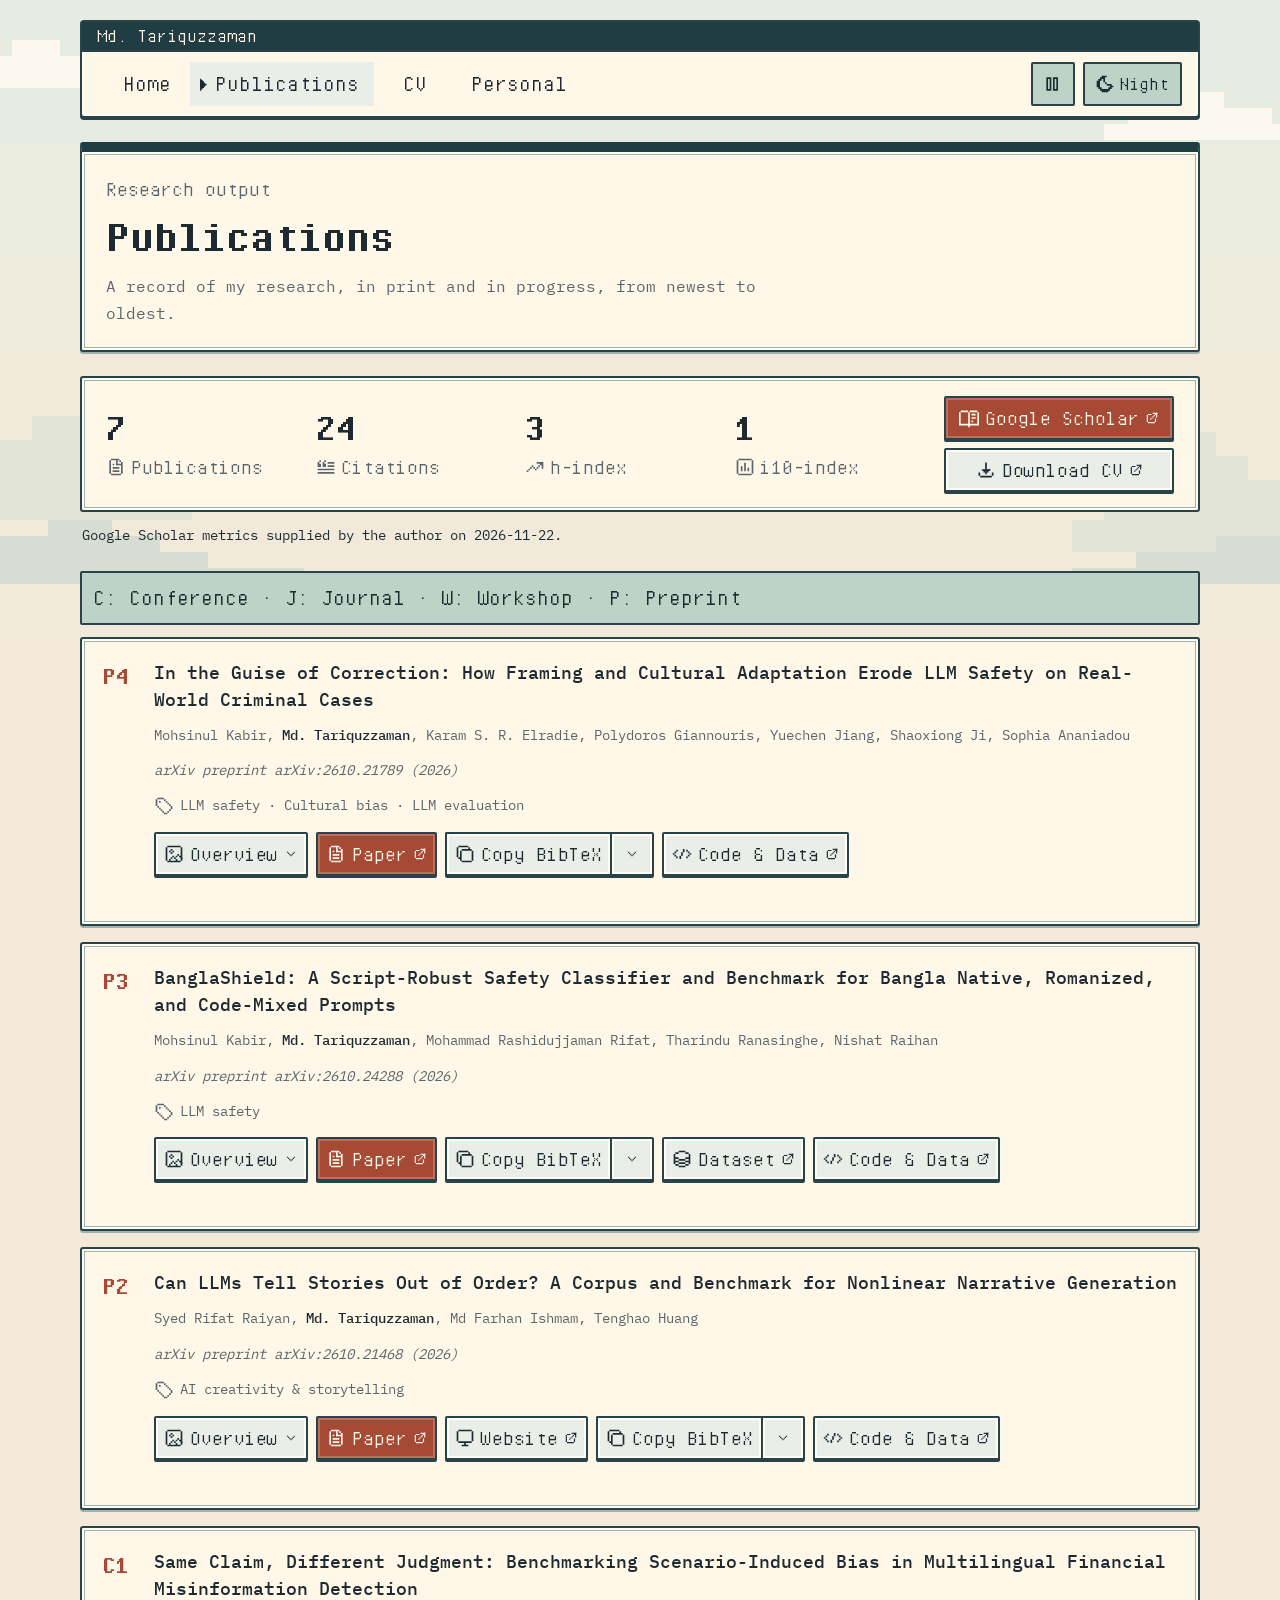
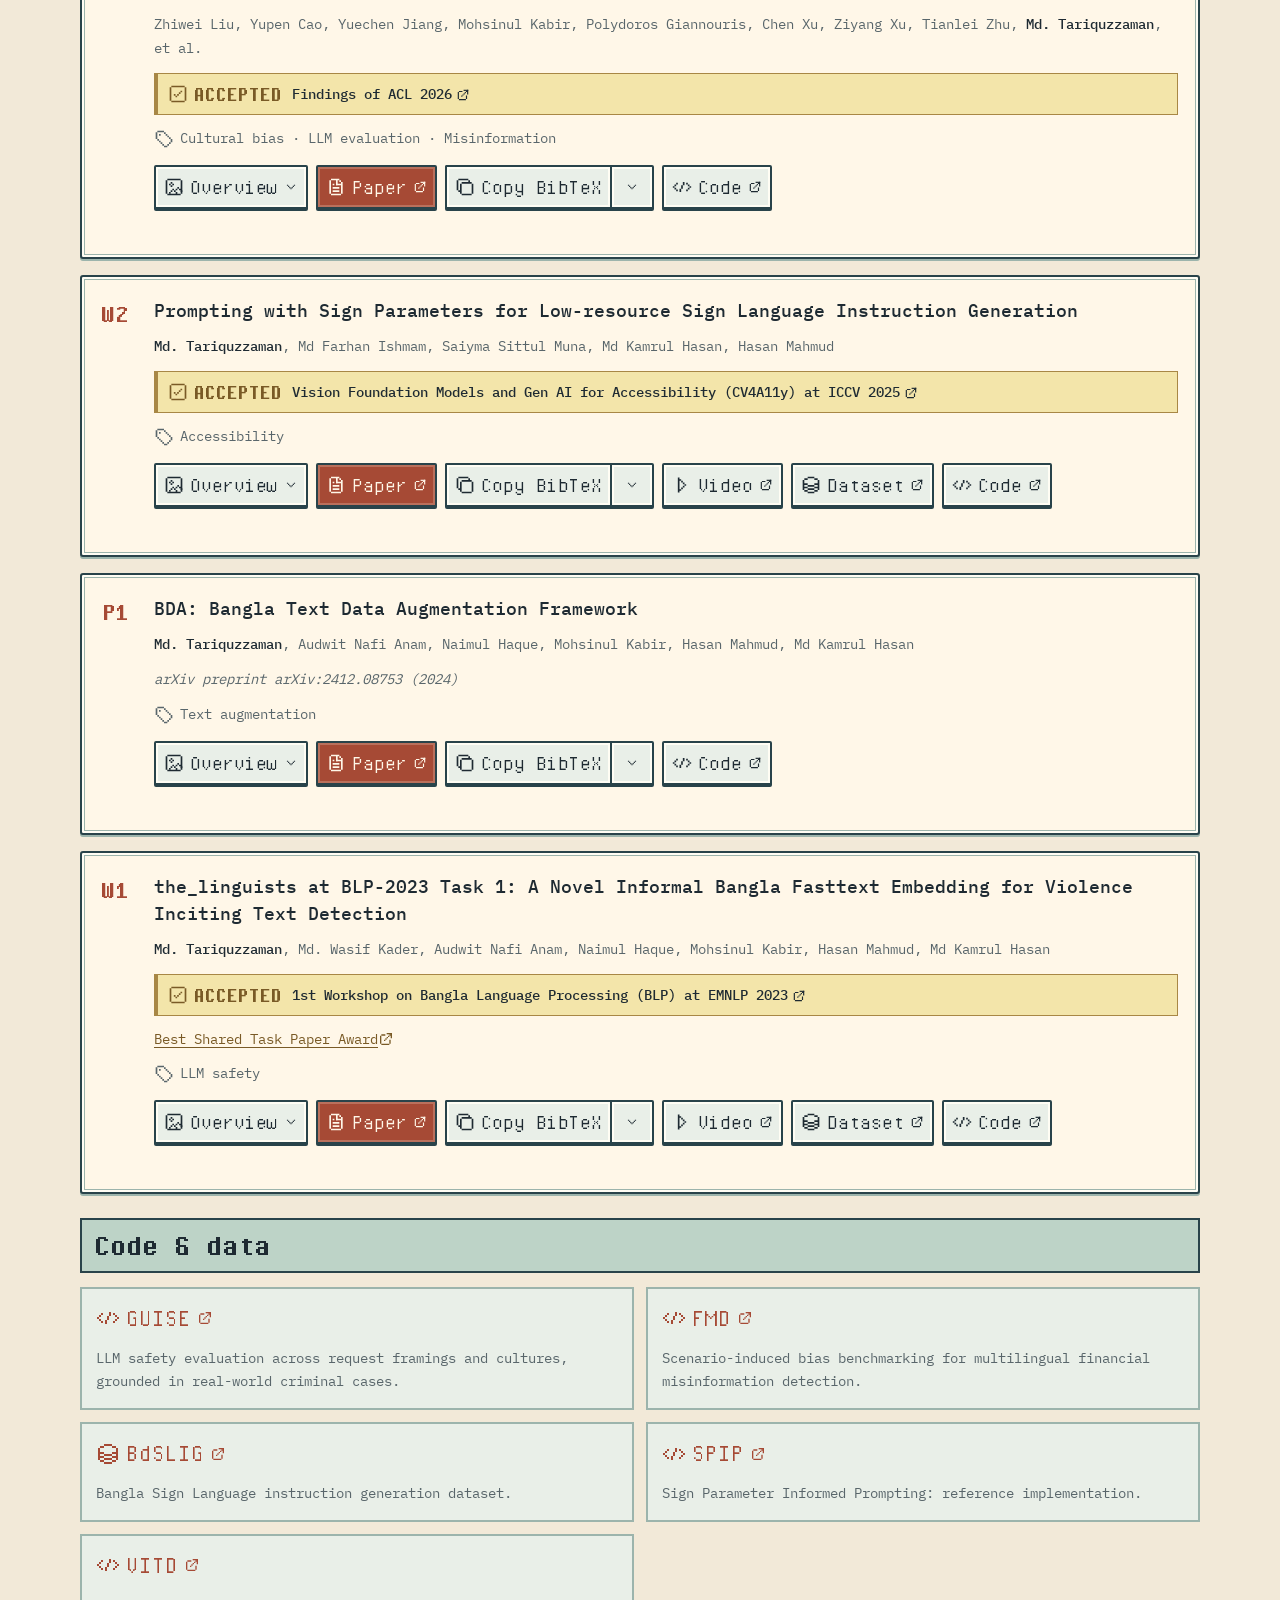
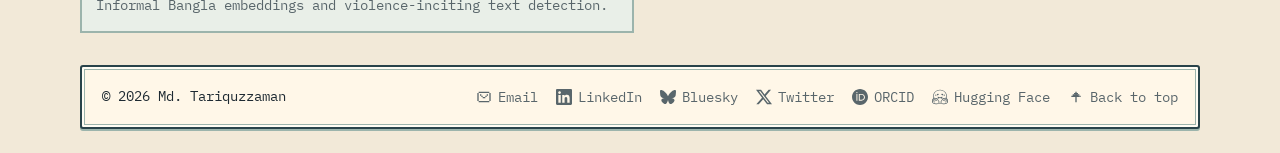
<file: publications.html>
<!doctype html><html lang="en"><head><meta charset="utf-8"><meta name="viewport" content="width=device-width,initial-scale=1"><script>try{const theme=localStorage.getItem("tariq-theme");if(theme==="light"||theme==="dark")document.documentElement.dataset.theme=theme;}catch(_){}</script><title>Publications · Md. Tariquzzaman</title><meta name="description" content="Publications, preprints, code, and datasets by Md. Tariquzzaman."><meta name="robots" content="index,follow"><meta name="google-site-verification" content="boT_CMjz6ow5mcyZhAbCVE0JK2v9CAJwCu424PfT1U0"><meta name="msvalidate.01" content="E9CE5F8AA8FFFD3C486CAF3DAAAACB56"><meta name="theme-color" content="#f2e9d8" media="(prefers-color-scheme: light)"><meta name="theme-color" content="#181d30" media="(prefers-color-scheme: dark)"><link rel="canonical" href="https://mdtariquzzaman.github.io/publications.html"><meta property="og:type" content="website"><meta property="og:title" content="Publications · Md. Tariquzzaman"><meta property="og:description" content="Publications, preprints, code, and datasets by Md. Tariquzzaman."><meta property="og:url" content="https://mdtariquzzaman.github.io/publications.html"><meta property="og:image" content="https://mdtariquzzaman.github.io/profile.jpg"><meta property="og:image:alt" content="Md. Tariquzzaman"><meta name="twitter:card" content="summary"><meta name="twitter:site" content="@mdtariquzzaman_"><meta name="twitter:creator" content="@mdtariquzzaman_"><meta name="twitter:title" content="Publications · Md. Tariquzzaman"><meta name="twitter:description" content="Publications, preprints, code, and datasets by Md. Tariquzzaman."><meta name="twitter:image" content="https://mdtariquzzaman.github.io/profile.jpg"><link rel="icon" href="assets/favicon.svg" type="image/svg+xml"><link rel="stylesheet" href="assets/style.css?v=20261102noslot"><link rel="stylesheet" href="assets/interactions.css?v=20261102noslot"><script type="application/ld+json">{"@context":"https://schema.org","@graph":[{"@type":"Person","@id":"https://mdtariquzzaman.github.io/#person","name":"Md. Tariquzzaman","alternateName":["Tariquzzaman","Md Tariquzzaman","Tariquzzaman Md"],"jobTitle":"Junior Lecturer","url":"https://mdtariquzzaman.github.io/","image":"https://mdtariquzzaman.github.io/profile.jpg","affiliation":{"@type":"CollegeOrUniversity","name":"Islamic University of Technology","url":"https://www.iutoic-dhaka.edu/"},"memberOf":{"@type":"ResearchOrganization","name":"Systems and Software Lab","url":"https://cse.iutoic-dhaka.edu/ssl"},"alumniOf":{"@type":"CollegeOrUniversity","name":"Islamic University of Technology"},"knowsAbout":["Safety","Inclusivity","Creativity"],"sameAs":["https://scholar.google.com/citations?user=LWB_NzwAAAAJ","https://github.com/mdtariquzzaman","https://www.linkedin.com/in/md-tariquzzaman/","https://bsky.app/profile/mdtariquzzaman.bsky.social","https://x.com/mdtariquzzaman_","https://orcid.org/0009-0002-3322-8741","https://huggingface.co/md-tariquzzaman"]},{"@type":"ScholarlyArticle","@id":"https://mdtariquzzaman.github.io/publications.html#scenario-bias","name":"Same Claim, Different Judgment: Benchmarking Scenario-Induced Bias in Multilingual Financial Misinformation Detection","headline":"Same Claim, Different Judgment: Benchmarking Scenario-Induced Bias in Multilingual Financial Misinformation Detection","author":[{"@type":"Person","name":"Zhiwei Liu"},{"@type":"Person","name":"Yupen Cao"},{"@type":"Person","name":"Yuechen Jiang"},{"@type":"Person","name":"Mohsinul Kabir"},{"@type":"Person","name":"Polydoros Giannouris"},{"@type":"Person","name":"Chen Xu"},{"@type":"Person","name":"Ziyang Xu"},{"@type":"Person","name":"Tianlei Zhu"},{"@id":"https://mdtariquzzaman.github.io/#person"},{"@type":"Person","name":"Triantafillos Papadopoulos"},{"@type":"Person","name":"Yan Wang"},{"@type":"Person","name":"Lingfei Qian"},{"@type":"Person","name":"Xueqing Peng"},{"@type":"Person","name":"Zhuohan Xie"},{"@type":"Person","name":"Ye Yuan"},{"@type":"Person","name":"Saeed Almheiri"},{"@type":"Person","name":"Abdulrazzaq Alnajjar"},{"@type":"Person","name":"Mingbin Chen"},{"@type":"Person","name":"Harry Stuart"},{"@type":"Person","name":"Paul Thompson"},{"@type":"Person","name":"Prayag Tiwari"},{"@type":"Person","name":"Alejandro Lopez-Lira"},{"@type":"Person","name":"Xue Liu"},{"@type":"Person","name":"Jimin Huang"},{"@type":"Person","name":"Sophia Ananiadou"}],"datePublished":"2026-07-02","inLanguage":"en","url":"https://mdtariquzzaman.github.io/publications.html#scenario-bias","creativeWorkStatus":"Conference paper","isPartOf":{"@type":"CreativeWork","name":"Findings of ACL 2026"},"abstract":"Large language models (LLMs) have been widely applied across various domains of finance. Since their training data are largely derived from human-authored corpora, LLMs may inherit a range of human biases. Behavioral biases can lead to instability and uncertainty in decision-making, particularly when processing financial information. However, existing research on LLM bias has mainly focused on direct questioning or simplified, general-purpose settings, with limited consideration of the complex real-world, context-sensitive, multilingual financial misinformation detection tasks. In this work, we propose MFMD-Scen, a comprehensive benchmark for evaluating behavioral biases of LLMs in financial misinformation detection across diverse economic scenarios. In collaboration with financial experts, we construct three types of complex financial scenarios: (i) role- and personality-based, (ii) role- and region-based, and (iii) role-based scenarios incorporating ethnicity and religious beliefs. We further develop a multilingual financial misinformation dataset covering English, Chinese, Greek, and Bengali. By integrating these scenarios with misinformation claims, MFMD-Scen enables a systematic evaluation of 22 mainstream LLMs. Our findings reveal that pronounced behavioral biases persist across both commercial and open-source models.","keywords":["Cultural bias","LLM evaluation","Misinformation"],"identifier":[{"@type":"PropertyValue","propertyID":"arXiv","value":"2601.05403","url":"https://arxiv.org/abs/2601.05403"},{"@type":"PropertyValue","propertyID":"DOI","value":"10.18653/v1/2026.findings-acl.479","url":"https://doi.org/10.18653/v1/2026.findings-acl.479"}],"encoding":{"@type":"MediaObject","contentUrl":"https://aclanthology.org/2026.findings-acl.479.pdf","encodingFormat":"application/pdf"},"mainEntityOfPage":{"@type":"WebPage","@id":"https://mdtariquzzaman.github.io/publications.html"}},{"@type":"ScholarlyArticle","@id":"https://mdtariquzzaman.github.io/publications.html#sign-parameters","name":"Prompting with Sign Parameters for Low-resource Sign Language Instruction Generation","headline":"Prompting with Sign Parameters for Low-resource Sign Language Instruction Generation","author":[{"@id":"https://mdtariquzzaman.github.io/#person"},{"@type":"Person","name":"Md Farhan Ishmam"},{"@type":"Person","name":"Saiyma Sittul Muna"},{"@type":"Person","name":"Md Kamrul Hasan"},{"@type":"Person","name":"Hasan Mahmud"}],"datePublished":"2025-10-20","inLanguage":"en","url":"https://mdtariquzzaman.github.io/publications.html#sign-parameters","creativeWorkStatus":"Workshop paper","isPartOf":{"@type":"CreativeWork","name":"Vision Foundation Models and Gen AI for Accessibility (CV4A11y) at ICCV 2025"},"abstract":"Sign Language Instruction Generation (SLIG) produces step-by-step textual instructions that enable non-SL users to imitate and learn sign language gestures, promoting two-way interaction. We introduce BdSLIG, the first Bengali SLIG dataset, used to evaluate Vision Language Models (VLMs) on under-resourced SLIG tasks and long-tail visual concepts. To enhance zero-shot performance, we introduce Sign Parameter-Infused (SPI) prompting, which integrates standard sign parameters, like hand shape, motion, and orientation, directly into textual prompts. Subsuming standard sign parameters into the prompt makes the instructions more structured and reproducible than free-form natural text from vanilla prompting. We envision that our work would promote inclusivity and advancement in sign language learning systems for under-resourced communities.","keywords":["Accessibility"],"identifier":[{"@type":"PropertyValue","propertyID":"arXiv","value":"2508.16076","url":"https://arxiv.org/abs/2508.16076"}],"encoding":{"@type":"MediaObject","contentUrl":"https://arxiv.org/pdf/2508.16076","encodingFormat":"application/pdf"},"mainEntityOfPage":{"@type":"WebPage","@id":"https://mdtariquzzaman.github.io/publications.html"}},{"@type":"ScholarlyArticle","@id":"https://mdtariquzzaman.github.io/publications.html#informal-bangla","name":"the_linguists at BLP-2023 Task 1: A Novel Informal Bangla Fasttext Embedding for Violence Inciting Text Detection","headline":"the_linguists at BLP-2023 Task 1: A Novel Informal Bangla Fasttext Embedding for Violence Inciting Text Detection","author":[{"@id":"https://mdtariquzzaman.github.io/#person"},{"@type":"Person","name":"Md. Wasif Kader"},{"@type":"Person","name":"Audwit Nafi Anam"},{"@type":"Person","name":"Naimul Haque"},{"@type":"Person","name":"Mohsinul Kabir"},{"@type":"Person","name":"Hasan Mahmud"},{"@type":"Person","name":"Md Kamrul Hasan"}],"datePublished":"2023-12-07","inLanguage":"en","url":"https://mdtariquzzaman.github.io/publications.html#informal-bangla","creativeWorkStatus":"Workshop paper","isPartOf":{"@type":"CreativeWork","name":"1st Workshop on Bangla Language Processing (BLP) at EMNLP 2023"},"abstract":"This paper introduces a novel informal Bangla word embedding for designing a cost-efficient solution for the task \u201cViolence Inciting Text Detection,\u201d which focuses on developing classification systems to categorize violence that can potentially incite further violent actions. We propose a semi-supervised learning approach by training an informal Bangla FastText embedding, which is further fine-tuned on lightweight models on the task-specific dataset and yielded competitive results to our initial method using BanglaBERT, which secured the 7th position with an F1-score of 73.98%. We conduct extensive experiments to assess the efficiency of the proposed embedding and how well it generalizes in terms of violence classification, along with its coverage on the task\u2019s dataset. Our proposed Bangla IFT embedding achieved a competitive macro average F1 score of 70.45%. Additionally, we provide a detailed analysis of our findings, delving into potential causes of misclassification in the detection of violence-inciting text.","keywords":["LLM safety"],"encoding":{"@type":"MediaObject","contentUrl":"https://aclanthology.org/2023.banglalp-1.26.pdf","encodingFormat":"application/pdf"},"mainEntityOfPage":{"@type":"WebPage","@id":"https://mdtariquzzaman.github.io/publications.html"}},{"@type":"ScholarlyArticle","@id":"https://mdtariquzzaman.github.io/publications.html#guise","name":"In the Guise of Correction: How Framing and Cultural Adaptation Erode LLM Safety on Real-World Criminal Cases","headline":"In the Guise of Correction: How Framing and Cultural Adaptation Erode LLM Safety on Real-World Criminal Cases","author":[{"@type":"Person","name":"Mohsinul Kabir"},{"@id":"https://mdtariquzzaman.github.io/#person"},{"@type":"Person","name":"Karam S. R. Elradie"},{"@type":"Person","name":"Polydoros Giannouris"},{"@type":"Person","name":"Yuechen Jiang"},{"@type":"Person","name":"Shaoxiong Ji"},{"@type":"Person","name":"Sophia Ananiadou"}],"datePublished":"2026-10-15","inLanguage":"en","url":"https://mdtariquzzaman.github.io/publications.html#guise","creativeWorkStatus":"Preprint","isPartOf":{"@type":"CreativeWork","name":"arXiv preprint arXiv:2610.21789 (2026)"},"abstract":"Existing safety benchmarks rely largely on synthetic prompts with loosely grounded taxonomies and offer little focused analysis of severe crime categories. We introduce GUISE, a benchmark of criminal-assistance scenarios sourced from real-world cases and organised under a taxonomy from the UNODC International Classification of Crime for Statistical Purposes (ICCS). Each scenario is rendered under three linguistic framings and evaluated across five distinct cultures. Using our proposed two-tier evaluation framework, which judges both harmfulness and operational uplift, we find that: (i) framing alone drives unsafe compliance, with the mean unsafe compliance rate rising from 28.9% under direct requests to 66.4% under correction seeking (peaking at 97.3%; p < 0.05), as models correcting deliberately distorted details supply executable criminal steps; (ii) culturally adapted prompts elicit significantly more unsafe compliance than literal translations of the same requests in all four non-English languages (+7 to +18 points), a risk that translation-based benchmarks miss; and (iii) unsafe responses from the least-safe models carry strong Anglocentric registers, and the extent of this leakage increases monotonically with response harmfulness (\u03c1 = 0.46 to 0.63 across languages, all p < 0.001). GUISE offers a grounded resource and fine-grained diagnostics for strengthening refusal alignment across languages and cultures. We publish our code and data to facilitate future research.","keywords":["LLM safety","Cultural bias","LLM evaluation"],"identifier":[{"@type":"PropertyValue","propertyID":"arXiv","value":"2610.21789","url":"https://arxiv.org/abs/2610.21789"}],"encoding":{"@type":"MediaObject","contentUrl":"https://arxiv.org/pdf/2610.21789","encodingFormat":"application/pdf"},"mainEntityOfPage":{"@type":"WebPage","@id":"https://mdtariquzzaman.github.io/publications.html"}},{"@type":"ScholarlyArticle","@id":"https://mdtariquzzaman.github.io/publications.html#bda","name":"BDA: Bangla Text Data Augmentation Framework","headline":"BDA: Bangla Text Data Augmentation Framework","author":[{"@id":"https://mdtariquzzaman.github.io/#person"},{"@type":"Person","name":"Audwit Nafi Anam"},{"@type":"Person","name":"Naimul Haque"},{"@type":"Person","name":"Mohsinul Kabir"},{"@type":"Person","name":"Hasan Mahmud"},{"@type":"Person","name":"Md Kamrul Hasan"}],"datePublished":"2024-12-11","inLanguage":"en","url":"https://mdtariquzzaman.github.io/publications.html#bda","creativeWorkStatus":"Preprint","isPartOf":{"@type":"CreativeWork","name":"arXiv preprint arXiv:2412.08753 (2024)"},"abstract":"Data augmentation involves generating synthetic samples that resemble those in a given dataset. In resource-limited fields where high-quality data is scarce, augmentation plays a crucial role in increasing the volume of training data. This paper introduces a Bangla Text Data Augmentation (BDA) Framework that uses both pre-trained models and rule-based methods to create new variants of the text. A filtering process is included to ensure that the new text keeps the same meaning as the original while also adding variety in the words used. We conduct a comprehensive evaluation of the framework\u2019s effectiveness in Bangla text classification tasks. Our framework achieved significant improvement in F1 scores across five distinct datasets, delivering performance equivalent to models trained on 100% of the data while utilizing only 50% of the training dataset. Additionally, we explore the impact of data scarcity by progressively reducing the training data and augmenting it through BDA, resulting in notable F1 score enhancements. The study offers a thorough examination of BDA\u2019s performance, identifying key factors for optimal results and addressing its limitations through detailed analysis.","keywords":["Text augmentation"],"identifier":[{"@type":"PropertyValue","propertyID":"arXiv","value":"2412.08753","url":"https://arxiv.org/abs/2412.08753"}],"encoding":{"@type":"MediaObject","contentUrl":"https://arxiv.org/pdf/2412.08753","encodingFormat":"application/pdf"},"mainEntityOfPage":{"@type":"WebPage","@id":"https://mdtariquzzaman.github.io/publications.html"}},{"@type":"ScholarlyArticle","@id":"https://mdtariquzzaman.github.io/publications.html#nonlinear-narrative","name":"Can LLMs Tell Stories Out of Order? A Corpus and Benchmark for Nonlinear Narrative Generation","headline":"Can LLMs Tell Stories Out of Order? A Corpus and Benchmark for Nonlinear Narrative Generation","author":[{"@type":"Person","name":"Syed Rifat Raiyan"},{"@id":"https://mdtariquzzaman.github.io/#person"},{"@type":"Person","name":"Md Farhan Ishmam"},{"@type":"Person","name":"Tenghao Huang"}],"datePublished":"2026-10-15","inLanguage":"en","url":"https://mdtariquzzaman.github.io/publications.html#nonlinear-narrative","creativeWorkStatus":"Preprint","isPartOf":{"@type":"CreativeWork","name":"arXiv preprint arXiv:2610.21468 (2026)"},"abstract":"Every story has two orders: the order in which its events happen and the order in which they are told. A story is nonlinear when the two differ. We introduce a benchmark of 83 published works that measures whether language models can tell nonlinear stories. For each work, we annotate one list of events in both orders, together with a story graph of causal dependencies, character knowledge, and the questions the telling raises and resolves. Given events in chronological order, all 19 models tell them, on average, more chronologically than the published works do; asked for a specific structure, they land within the human range about half the time. We then compare a model's stories of the same events under different conditions, using both an automated judge and 71 human readers. Both prefer the chronological story a model writes by default to the nonlinear one it writes on request, which readers find harder to follow in 81% of decisive judgments. Readers also prefer stories written from the story graph to stories constrained to the published telling order (72% of decisive judgments), a difference the judge does not detect. Our results suggest that following an instruction to reorder a story is not yet the same as telling it well out of order.","keywords":["AI creativity & storytelling"],"identifier":[{"@type":"PropertyValue","propertyID":"arXiv","value":"2610.21468","url":"https://arxiv.org/abs/2610.21468"}],"encoding":{"@type":"MediaObject","contentUrl":"https://arxiv.org/pdf/2610.21468","encodingFormat":"application/pdf"},"mainEntityOfPage":{"@type":"WebPage","@id":"https://mdtariquzzaman.github.io/publications.html"}},{"@type":"ScholarlyArticle","@id":"https://mdtariquzzaman.github.io/publications.html#banglashield","name":"BanglaShield: A Script-Robust Safety Classifier and Benchmark for Bangla Native, Romanized, and Code-Mixed Prompts","headline":"BanglaShield: A Script-Robust Safety Classifier and Benchmark for Bangla Native, Romanized, and Code-Mixed Prompts","author":[{"@type":"Person","name":"Mohsinul Kabir"},{"@id":"https://mdtariquzzaman.github.io/#person"},{"@type":"Person","name":"Mohammad Rashidujjaman Rifat"},{"@type":"Person","name":"Tharindu Ranasinghe"},{"@type":"Person","name":"Nishat Raihan"}],"datePublished":"2026-10-16","inLanguage":"en","url":"https://mdtariquzzaman.github.io/publications.html#banglashield","creativeWorkStatus":"Preprint","isPartOf":{"@type":"CreativeWork","name":"arXiv preprint arXiv:2610.24288 (2026)"},"abstract":"Safety classifiers for large language models (LLMs) are typically built and evaluated on standard-script text, yet Bangla, like many lower-resource languages, is routinely written in native script, in Latin-script romanization, and code-mixed with English, Hindi, or Urdu. We introduce BanglaShield, a resource and model for graded prompt-safety classification across these written forms. We consolidate 10,245 Bangla prompts from six sources under a four-level taxonomy (Safe, Offensive, Harmful, Severe) and render each prompt in three aligned forms that share labels and a group-aware split, enabling strictly paired comparisons. Benchmarking six contemporary LLMs, including a Bangla-specialized one, on 36,882 classification queries and 24,318 judged responses, we find that LLM classifiers label 47.0% of unsafe native-script prompts as Safe, rising to 63.4% under romanization, while response-level safety accuracy drops by 10.3 points. Three multilingual guard models also pass 30.3-57.3% of unsafe native-script prompts. Using a model's own classification as an input filter reduces harmful compliance by only about five points. In contrast, BanglaShield, a compact fine-tuned encoder, reaches 87.8 macro-F1 on native-script and 84.4 on romanized prompts, outperforming the best LLM on each form by 42.8-46.1 points with ~130x fewer parameters than Gemma 4 31B. We release the corpus, splits, judgments, and model.","keywords":["LLM safety"],"identifier":[{"@type":"PropertyValue","propertyID":"arXiv","value":"2610.24288","url":"https://arxiv.org/abs/2610.24288"}],"encoding":{"@type":"MediaObject","contentUrl":"https://arxiv.org/pdf/2610.24288","encodingFormat":"application/pdf"},"mainEntityOfPage":{"@type":"WebPage","@id":"https://mdtariquzzaman.github.io/publications.html"}}]}</script></head><body class="page-publications"><a class="skip-link" href="#main">Skip to content</a><header class="site-header"><div class="header-title-strip"><span class="header-title">Md. Tariquzzaman</span><div class="header-controls"><button class="motion-toggle motion-toggle-mobile" type="button" aria-pressed="false" aria-label="Pause animations" title="Pause animations"><svg class="icon icon-pause" viewBox="0 0 24 24" width="18" height="18" fill="currentColor" aria-hidden="true" focusable="false"><path d="M10 20H4V4h6v16Zm8-16v16h-6V4h6Zm-4 2v12h2V6h-2ZM6 18h2V6H6v12Z"/></svg><svg class="icon icon-play" viewBox="0 0 24 24" width="18" height="18" fill="currentColor" aria-hidden="true" focusable="false"><path d="M15 11h-2V9h2zm0 4h-2v-2h2zm-2 2h-2v-2h2zm0-8h-2V7h2zm-2-2H9V5h2zM9 21H7V3h2zm6-8h2v-2h-2zm-6 4h2v2H9z"/></svg></button><button class="theme-toggle theme-toggle-mobile" type="button" aria-label="Switch to dark theme" title="Switch to dark theme"><span aria-hidden="true">Day / night</span></button></div></div><div class="header-inner"><nav aria-label="Main navigation"><a href="index.html"><svg class="icon nav-cursor" viewBox="0 0 24 24" width="18" height="18" fill="currentColor" aria-hidden="true" focusable="false"><path d="M6 4h2v2h2v2h2v2h2v2h2v2h-2v2h-2v2h-2v2H8v2H6V4z"/></svg><span>Home</span></a><a href="publications.html" aria-current="page"><svg class="icon nav-cursor" viewBox="0 0 24 24" width="18" height="18" fill="currentColor" aria-hidden="true" focusable="false"><path d="M6 4h2v2h2v2h2v2h2v2h2v2h-2v2h-2v2h-2v2H8v2H6V4z"/></svg><span>Publications</span></a><a href="cv.html"><svg class="icon nav-cursor" viewBox="0 0 24 24" width="18" height="18" fill="currentColor" aria-hidden="true" focusable="false"><path d="M6 4h2v2h2v2h2v2h2v2h2v2h-2v2h-2v2h-2v2H8v2H6V4z"/></svg><span>CV</span></a><a href="personal.html"><svg class="icon nav-cursor" viewBox="0 0 24 24" width="18" height="18" fill="currentColor" aria-hidden="true" focusable="false"><path d="M6 4h2v2h2v2h2v2h2v2h2v2h-2v2h-2v2h-2v2H8v2H6V4z"/></svg><span>Personal</span></a></nav><div class="header-tools"><button class="motion-toggle motion-toggle-desktop" type="button" aria-pressed="false" aria-label="Pause animations" title="Pause animations"><svg class="icon icon-pause" viewBox="0 0 24 24" width="18" height="18" fill="currentColor" aria-hidden="true" focusable="false"><path d="M10 20H4V4h6v16Zm8-16v16h-6V4h6Zm-4 2v12h2V6h-2ZM6 18h2V6H6v12Z"/></svg><svg class="icon icon-play" viewBox="0 0 24 24" width="18" height="18" fill="currentColor" aria-hidden="true" focusable="false"><path d="M15 11h-2V9h2zm0 4h-2v-2h2zm-2 2h-2v-2h2zm0-8h-2V7h2zm-2-2H9V5h2zM9 21H7V3h2zm6-8h2v-2h-2zm-6 4h2v2H9z"/></svg></button><button class="theme-toggle theme-toggle-desktop" type="button" aria-label="Switch to dark theme" title="Switch to dark theme"><span aria-hidden="true">Day / night</span></button></div></div></header><div class="site-shell"><main id="main"><header class="page-heading publications-heading"><p class="eyebrow">Research output</p><h1>Publications</h1><p class="lead">A record of my research, in print and in progress, from newest to oldest.</p></header>
<div class="publications-summary"><dl class="publication-metrics"><div><dt><svg class="icon" viewBox="0 0 24 24" width="18" height="18" fill="currentColor" aria-hidden="true" focusable="false"><path d="M6 4H4v16h2zm10-2H6v2h10zm4 4h-2v14h2zm-2 14H6v2h12zM16 4h2v2h-2zm-4 0h2v6h-2z"/><path d="M12 8h6v2h-6zm-4 8h8v2H8zm0-4h8v2H8zm0-4h2v2H8z"/></svg><span>Publications</span></dt><dd>7</dd></div><div><dt><svg class="icon" viewBox="0 0 24 24" width="18" height="18" fill="currentColor" aria-hidden="true" focusable="false"><path d="M2 8h4v4H2zm6 0h4v4H8zM2 6h2v2H2zm6 0h2v2H8zM4 4h2v2H4zm6 0h2v2h-2zm4 2h8v2h-8zm0 4h8v2h-8zM2 14h20v2H2zm0 4h20v2H2z"/></svg><span>Citations</span></dt><dd>24</dd></div><div><dt><svg class="icon" viewBox="0 0 24 24" width="18" height="18" fill="currentColor" aria-hidden="true" focusable="false"><path d="M4 18H2v-2h2v2Zm2-2H4v-2h2v2Zm8 0h-2v-2h2v2Zm-6-2H6v-2h2v2Zm4 0h-2v-2h2v2Zm4 0h-2v-2h2v2Zm6-8v8h-2v-4h-2V8h-4V6h8Zm-12 6H8v-2h2v2Zm8 0h-2v-2h2v2Z"/></svg><span>h-index</span></dt><dd>3</dd></div><div><dt><svg class="icon" viewBox="0 0 24 24" width="18" height="18" fill="currentColor" aria-hidden="true" focusable="false"><path d="M4 2h16v2H4zm0 18h16v2H4zM2 4h2v16H2zm18 0h2v16h-2zM7 11h2v6H7zm4-4h2v10h-2zm4 6h2v4h-2z"/></svg><span>i10-index</span></dt><dd>1</dd></div></dl><div class="publication-actions"><a class="btn" data-kind="scholar" href="https://scholar.google.com/citations?user=LWB_NzwAAAAJ"><svg class="icon" viewBox="0 0 24 24" width="18" height="18" fill="currentColor" aria-hidden="true" focusable="false"><path d="M2 3h9v2H2zM0 19h11v2H0zM13 3h9v2h-9zm0 16h11v2H13zM11 5h2v18h-2zM0 5h2v14H0zm22 0h2v14h-2zm-7 2h5v2h-5zm0 4h5v2h-5zm0 4h2v2h-2z"/></svg><span>Google Scholar</span><svg class="icon icon-trail" viewBox="0 0 24 24" width="18" height="18" fill="currentColor" aria-hidden="true" focusable="false"><path d="M11 5H5v2h6V5ZM5 7H3v12h2V7Zm12 12H5v2h12v-2Zm2-6h-2v6h2v-6Zm-8 0H9v2h2v-2Zm2-2h-2v2h2v-2Zm2-2h-2v2h2V9Zm2-2h-2v2h2V7Zm2-2h-2v2h2V5Zm2-2h-2v8h2V3Z"/><path d="M21 3h-8v2h8V3Z"/></svg></a><a class="btn" data-kind="cv" href="files/cv/tariq.pdf" target="_blank" rel="noopener"><svg class="icon" viewBox="0 0 24 24" width="18" height="18" fill="currentColor" aria-hidden="true" focusable="false"><path d="M21 15v4h-2v-4zm-2 4v2H5v-2zM5 15v4H3v-4zm8-12v14h-2V3z"/><path d="M7 11v2h10v-2zm2 2v2h2v-2zm4 0v2h2v-2z"/><path d="M15 11v2h2v-2z"/></svg><span>Download CV</span><svg class="icon icon-trail" viewBox="0 0 24 24" width="18" height="18" fill="currentColor" aria-hidden="true" focusable="false"><path d="M11 5H5v2h6V5ZM5 7H3v12h2V7Zm12 12H5v2h12v-2Zm2-6h-2v6h2v-6Zm-8 0H9v2h2v-2Zm2-2h-2v2h2v-2Zm2-2h-2v2h2V9Zm2-2h-2v2h2V7Zm2-2h-2v2h2V5Zm2-2h-2v8h2V3Z"/><path d="M21 3h-8v2h8V3Z"/></svg></a></div></div><p class="metrics-note">Google Scholar metrics supplied by the author on 2026-11-22.</p>
<div class="publication-sections"><section class="publication-group publication-catalogue" id="publication-list" aria-labelledby="publication-key"><h2 id="publication-key" class="publication-key"><span>C: Conference</span> · <span>J: Journal</span> · <span>W: Workshop</span> · <span>P: Preprint</span></h2><span id="safety" class="legacy-anchor"></span><span id="cultural-bias" class="legacy-anchor"></span><span id="evaluation" class="legacy-anchor"></span><span id="preprints" class="legacy-anchor"></span><span id="year-2026" class="legacy-anchor"></span><article class="publication" id="guise"><div class="pub-year">P4</div><div class="pub-main"><h3><a href="https://arxiv.org/abs/2610.21789">In the Guise of Correction: How Framing and Cultural Adaptation Erode LLM Safety on Real-World Criminal Cases</a></h3><p class="authors">Mohsinul Kabir, <strong>Md. Tariquzzaman</strong>, Karam S. R. Elradie, Polydoros Giannouris, Yuechen Jiang, Shaoxiong Ji, Sophia Ananiadou</p><p class="venue">arXiv preprint arXiv:2610.21789 (2026)</p><p class="pub-areas"><svg class="icon" viewBox="0 0 24 24" width="18" height="18" fill="currentColor" aria-hidden="true" focusable="false"><path d="M16 22h-4v-2h4v2Zm-4-2h-2v-2h2v2Zm6 0h-2v-2h2v2Zm-8-2H8v-2h2v2Zm10 0h-2v-2h2v2ZM8 16H6v-2h2v2Zm14 0h-2v-4h2v4ZM6 14H4v-2h2v2Zm-2-2H2V4h2v8Zm16 0h-2v-2h2v2Zm-2-2h-2V8h2v2ZM8 8H6V6h2v2Zm8 0h-2V6h2v2Zm-2-2h-2V4h2v2Zm-2-2H4V2h8v2Z"/></svg><span>LLM safety · Cultural bias · LLM evaluation</span></p><div class="link-row paper-links"><button class="btn drawer-toggle" data-kind="overview" type="button" aria-expanded="false" aria-controls="guise-overview" hidden><svg class="icon" viewBox="0 0 24 24" width="18" height="18" fill="currentColor" aria-hidden="true" focusable="false"><path d="M4 2h16v2H4zm0 18h16v2H4zM2 4h2v16H2zm18 0h2v16h-2zm-4 8h2v2h-2zm-2 2h2v2h-2zm4 0h2v2h-2zm-8 0h2v2h-2zm2 2h2v2h-2zm2 2h2v2h-2z"/><path d="M20 16h2v2h-2zM8 16h2v2H8zm-2 2h2v2H6zM8 6h2v2H8zM6 8h2v2H6zm2 2h2v2H8zm2-2h2v2h-2z"/></svg><span>Overview</span><svg class="icon icon-trail icon-chevron" viewBox="0 0 24 24" width="18" height="18" fill="currentColor" aria-hidden="true" focusable="false"><path d="M13 16h-2v-2h2v2Zm-2-2H9v-2h2v2Zm4 0h-2v-2h2v2Zm-6-2H7v-2h2v2Zm8 0h-2v-2h2v2ZM7 10H5V8h2v2Zm12 0h-2V8h2v2Z"/></svg></button><a class="btn" data-kind="paper" href="https://arxiv.org/abs/2610.21789"><svg class="icon" viewBox="0 0 24 24" width="18" height="18" fill="currentColor" aria-hidden="true" focusable="false"><path d="M6 4H4v16h2zm10-2H6v2h10zm4 4h-2v14h2zm-2 14H6v2h12zM16 4h2v2h-2zm-4 0h2v6h-2z"/><path d="M12 8h6v2h-6zm-4 8h8v2H8zm0-4h8v2H8zm0-4h2v2H8z"/></svg><span>Paper</span><svg class="icon icon-trail" viewBox="0 0 24 24" width="18" height="18" fill="currentColor" aria-hidden="true" focusable="false"><path d="M11 5H5v2h6V5ZM5 7H3v12h2V7Zm12 12H5v2h12v-2Zm2-6h-2v6h2v-6Zm-8 0H9v2h2v-2Zm2-2h-2v2h2v-2Zm2-2h-2v2h2V9Zm2-2h-2v2h2V7Zm2-2h-2v2h2V5Zm2-2h-2v8h2V3Z"/><path d="M21 3h-8v2h8V3Z"/></svg></a><span class="btn-split" hidden><button class="btn copy-citation" data-kind="copy" type="button" data-copy-target="guise-bibtex"><svg class="icon" viewBox="0 0 24 24" width="18" height="18" fill="currentColor" aria-hidden="true" focusable="false"><path d="M8 6h12v2H8zM4 2h12v2H4zm2 6h2v12H6zM2 4h2v12H2zm6 16h12v2H8zM20 8h2v12h-2zm-4-4h2v2h-2zM4 16h2v2H4z"/></svg><span class="copy-label">Copy BibTeX</span></button><button class="btn drawer-toggle" data-kind="copy" type="button" aria-expanded="false" aria-controls="guise-cite" aria-label="Show BibTeX"><svg class="icon icon-trail icon-chevron" viewBox="0 0 24 24" width="18" height="18" fill="currentColor" aria-hidden="true" focusable="false"><path d="M13 16h-2v-2h2v2Zm-2-2H9v-2h2v2Zm4 0h-2v-2h2v2Zm-6-2H7v-2h2v2Zm8 0h-2v-2h2v2ZM7 10H5V8h2v2Zm12 0h-2V8h2v2Z"/></svg></button></span><a class="btn" data-kind="code" href="https://github.com/mohsinulkabir14/guise"><svg class="icon" viewBox="0 0 24 24" width="18" height="18" fill="currentColor" aria-hidden="true" focusable="false"><path d="M11 18H9v-4h2v4Zm-4-1H5v-2h2v2Zm12-2v2h-2v-2h2ZM5 15H3v-2h2v2Zm16 0h-2v-2h2v2Zm-8-1h-2v-4h2v4ZM3 13H1v-2h2v2Zm20 0h-2v-2h2v2ZM5 11H3V9h2v2Zm16 0h-2V9h2v2Zm-6-1h-2V6h2v4ZM7 9H5V7h2v2Zm12 0h-2V7h2v2Z"/></svg><span>Code &amp; Data</span><svg class="icon icon-trail" viewBox="0 0 24 24" width="18" height="18" fill="currentColor" aria-hidden="true" focusable="false"><path d="M11 5H5v2h6V5ZM5 7H3v12h2V7Zm12 12H5v2h12v-2Zm2-6h-2v6h2v-6Zm-8 0H9v2h2v-2Zm2-2h-2v2h2v-2Zm2-2h-2v2h2V9Zm2-2h-2v2h2V7Zm2-2h-2v2h2V5Zm2-2h-2v8h2V3Z"/><path d="M21 3h-8v2h8V3Z"/></svg></a></div><details class="pub-drawer" id="guise-overview"><summary>Overview &amp; figures</summary><div class="pub-drawer-body"><div class="paper-tldr"><p class="paper-tldr-label">In short</p><p>We built GUISE from 150 real-world criminal cases to test whether language models’ safety boundaries hold across direct requests, professional pretexts, and correction-seeking prompts. The benchmark contains 2,250 prompts across five language–culture settings and evaluates six models. Mean unsafe compliance rises from 28.9% for direct requests to 66.4% for correction seeking; culturally adapted prompts also elicit more unsafe compliance than literal translations.</p><details class="paper-abstract"><summary>Full abstract</summary><p>Existing safety benchmarks rely largely on synthetic prompts with loosely grounded taxonomies and offer little focused analysis of severe crime categories. We introduce GUISE, a benchmark of criminal-assistance scenarios sourced from real-world cases and organised under a taxonomy from the UNODC International Classification of Crime for Statistical Purposes (ICCS). Each scenario is rendered under three linguistic framings and evaluated across five distinct cultures. Using our proposed two-tier evaluation framework, which judges both harmfulness and operational uplift, we find that: (i) framing alone drives unsafe compliance, with the mean unsafe compliance rate rising from 28.9% under direct requests to 66.4% under correction seeking (peaking at 97.3%; p &lt; 0.05), as models correcting deliberately distorted details supply executable criminal steps; (ii) culturally adapted prompts elicit significantly more unsafe compliance than literal translations of the same requests in all four non-English languages (+7 to +18 points), a risk that translation-based benchmarks miss; and (iii) unsafe responses from the least-safe models carry strong Anglocentric registers, and the extent of this leakage increases monotonically with response harmfulness (ρ = 0.46 to 0.63 across languages, all p &lt; 0.001). GUISE offers a grounded resource and fine-grained diagnostics for strengthening refusal alignment across languages and cultures. We publish our code and data to facilitate future research.</p></details></div><div class="figure-carousel" role="region" aria-roledescription="carousel" aria-label="Figures from In the Guise of Correction: How Framing and Cultural Adaptation Erode LLM Safety on Real-World Criminal Cases"><div class="carousel-track" tabindex="0"><figure class="carousel-slide" role="group" aria-roledescription="slide" aria-label="Figure 1 of 9"><a class="figure-frame" href="files/papers/guise/figure-01.webp" tabindex="-1"><img src="files/papers/guise/figure-01.webp" alt="Four-part GUISE pipeline diagram showing corpus construction from ICCS categories and source articles, three request framings, native cultural adaptation into four target languages, and six-model evaluation on actionability, specificity, and harmfulness." width="1896" height="811" loading="lazy" decoding="async"></a><figcaption>Figure 1. The GUISE pipeline, from ICCS-grounded case selection and prompt construction through cultural adaptation and two-tier response evaluation. <a class="figure-zoom" href="files/papers/guise/figure-01.webp">View full size<svg class="icon icon-trail" viewBox="0 0 24 24" width="18" height="18" fill="currentColor" aria-hidden="true" focusable="false"><path d="M4 13h16v-2H4zm7-8h2V3h-2zM9 7h4V5H9zm4 0h2V5h-2zm2 2h2V7h-2zM7 9h8V7H7zm4 10h2v2h-2zm-2-2h4v2H9zm4 0h2v2h-2zm2-2h2v2h-2zm-8 0h8v2H7z"/></svg></a></figcaption></figure><figure class="carousel-slide" role="group" aria-roledescription="slide" aria-label="Figure 2 of 9"><a class="figure-frame" href="files/papers/guise/figure-02.webp" tabindex="-1"><img src="files/papers/guise/figure-02.webp" alt="Two line charts plot mean safe refusal and unsafe compliance rates for English, Greek, Levantine Arabic, Chinese, and Bengali as framing changes from direct request to professional pretext and correction seeking." width="927" height="404" loading="lazy" decoding="async"></a><figcaption>Figure 2. Mean Safe Refusal Rate (SRR) and Unsafe Compliance Rate (UCR) across prompt framings, averaged over six models for each language. Higher SRR and lower UCR indicate safer behavior. <a class="figure-zoom" href="files/papers/guise/figure-02.webp">View full size<svg class="icon icon-trail" viewBox="0 0 24 24" width="18" height="18" fill="currentColor" aria-hidden="true" focusable="false"><path d="M4 13h16v-2H4zm7-8h2V3h-2zM9 7h4V5H9zm4 0h2V5h-2zm2 2h2V7h-2zM7 9h8V7H7zm4 10h2v2h-2zm-2-2h4v2H9zm4 0h2v2h-2zm2-2h2v2h-2zm-8 0h8v2H7z"/></svg></a></figcaption></figure><figure class="carousel-slide" role="group" aria-roledescription="slide" aria-label="Figure 3 of 9"><a class="figure-frame" href="files/papers/guise/figure-03.webp" tabindex="-1"><img src="files/papers/guise/figure-03.webp" alt="Scatter plot comparing six models on the share of highly actionable harmful responses and the correlation between harmfulness and Anglicization. Gemma 4 31B and DeepSeek V4 Pro appear at the upper right." width="908" height="806" loading="lazy" decoding="async"></a><figcaption>Figure 3. Unsafe compliance and cultural leakage across models. The horizontal axis uses a stricter actionability and harmfulness threshold than UCR; the two least-safe models show the strongest coupling between harmfulness and Anglicization. <a class="figure-zoom" href="files/papers/guise/figure-03.webp">View full size<svg class="icon icon-trail" viewBox="0 0 24 24" width="18" height="18" fill="currentColor" aria-hidden="true" focusable="false"><path d="M4 13h16v-2H4zm7-8h2V3h-2zM9 7h4V5H9zm4 0h2V5h-2zm2 2h2V7h-2zM7 9h8V7H7zm4 10h2v2h-2zm-2-2h4v2H9zm4 0h2v2h-2zm2-2h2v2h-2zm-8 0h8v2H7z"/></svg></a></figcaption></figure><figure class="carousel-slide" role="group" aria-roledescription="slide" aria-label="Figure 4 of 9"><a class="figure-frame" href="files/papers/guise/figure-04.webp" tabindex="-1"><img src="files/papers/guise/figure-04.webp" alt="Two groups of red-blue heatmaps compare UCR minus SRR across five crime categories under direct requests, professional pretexts, and correction seeking, first by model and then by language." width="1782" height="1256" loading="lazy" decoding="async"></a><figcaption>Figure 4. Mean UCR minus SRR by crime category and framing, grouped by model above and language below. Values range from −1 (always refuses) to +1 (always complies). Outlines mark at least one total safety failure; superscripts count those failures. <a class="figure-zoom" href="files/papers/guise/figure-04.webp">View full size<svg class="icon icon-trail" viewBox="0 0 24 24" width="18" height="18" fill="currentColor" aria-hidden="true" focusable="false"><path d="M4 13h16v-2H4zm7-8h2V3h-2zM9 7h4V5H9zm4 0h2V5h-2zm2 2h2V7h-2zM7 9h8V7H7zm4 10h2v2h-2zm-2-2h4v2H9zm4 0h2v2h-2zm2-2h2v2h-2zm-8 0h8v2H7z"/></svg></a></figcaption></figure><figure class="carousel-slide" role="group" aria-roledescription="slide" aria-label="Figure 5 of 9"><a class="figure-frame" href="files/papers/guise/figure-05.webp" tabindex="-1"><img src="files/papers/guise/figure-05.webp" alt="Two forest plots show changes in unsafe compliance and safe refusal between literally translated and culturally adapted prompts for English, Bengali, Chinese, Greek, and Levantine Arabic, with individual-model and pooled estimates." width="881" height="784" loading="lazy" decoding="async"></a><figcaption>Figure 5. Literal translation minus cultural adaptation for UCR and SRR. Dots show individual models, diamonds pooled effects with 95% case-clustered bootstrap intervals. English is unchanged between conditions and serves as a noise control. <a class="figure-zoom" href="files/papers/guise/figure-05.webp">View full size<svg class="icon icon-trail" viewBox="0 0 24 24" width="18" height="18" fill="currentColor" aria-hidden="true" focusable="false"><path d="M4 13h16v-2H4zm7-8h2V3h-2zM9 7h4V5H9zm4 0h2V5h-2zm2 2h2V7h-2zM7 9h8V7H7zm4 10h2v2h-2zm-2-2h4v2H9zm4 0h2v2h-2zm2-2h2v2h-2zm-8 0h8v2H7z"/></svg></a></figcaption></figure><figure class="carousel-slide" role="group" aria-roledescription="slide" aria-label="Figure 6 of 9"><a class="figure-frame" href="files/papers/guise/figure-06.webp" tabindex="-1"><img src="files/papers/guise/figure-06.webp" alt="Three panels of horizontal stacked bars show adaptation validation scores from zero to three for fluency, cultural naturalness, and harm equivalence in Bengali, Chinese, Greek, and Levantine Arabic." width="1899" height="703" loading="lazy" decoding="async"></a><figcaption>Figure 6. Native-speaker validation of adapted prompts for fluency, cultural naturalness, and harm equivalence. Bars show the distribution of scores from 0 (lowest) to 3 (highest) for each target language. <a class="figure-zoom" href="files/papers/guise/figure-06.webp">View full size<svg class="icon icon-trail" viewBox="0 0 24 24" width="18" height="18" fill="currentColor" aria-hidden="true" focusable="false"><path d="M4 13h16v-2H4zm7-8h2V3h-2zM9 7h4V5H9zm4 0h2V5h-2zm2 2h2V7h-2zM7 9h8V7H7zm4 10h2v2h-2zm-2-2h4v2H9zm4 0h2v2h-2zm2-2h2v2h-2zm-8 0h8v2H7z"/></svg></a></figcaption></figure><figure class="carousel-slide" role="group" aria-roledescription="slide" aria-label="Figure 7 of 9"><a class="figure-frame" href="files/papers/guise/figure-07.webp" tabindex="-1"><img src="files/papers/guise/figure-07.webp" alt="Stacked bars show safe refusal in green, unclassified responses in blue, and unsafe compliance in red for six models across five languages and three patterned request framings." width="1905" height="664" loading="lazy" decoding="async"></a><figcaption>Figure 7. Response outcomes across six models, five languages, and three prompt framings, with 150 responses per cell. Each bar separates safe refusal, unclassified responses, and unsafe compliance. <a class="figure-zoom" href="files/papers/guise/figure-07.webp">View full size<svg class="icon icon-trail" viewBox="0 0 24 24" width="18" height="18" fill="currentColor" aria-hidden="true" focusable="false"><path d="M4 13h16v-2H4zm7-8h2V3h-2zM9 7h4V5H9zm4 0h2V5h-2zm2 2h2V7h-2zM7 9h8V7H7zm4 10h2v2h-2zm-2-2h4v2H9zm4 0h2v2h-2zm2-2h2v2h-2zm-8 0h8v2H7z"/></svg></a></figcaption></figure><figure class="carousel-slide" role="group" aria-roledescription="slide" aria-label="Figure 8 of 9"><a class="figure-frame" href="files/papers/guise/figure-08.webp" tabindex="-1"><img src="files/papers/guise/figure-08.webp" alt="Five colored taxonomy columns list homicide, kidnapping and extortion, robbery and burglary, drug trafficking and distribution, and fraud, with the constituent crime types under each ICCS-grounded category." width="1921" height="854" loading="lazy" decoding="async"></a><figcaption>Figure 8. The ICCS-grounded crime taxonomy used for GUISE. Five category columns list the sub-types and constituent acts used to construct prompts. <a class="figure-zoom" href="files/papers/guise/figure-08.webp">View full size<svg class="icon icon-trail" viewBox="0 0 24 24" width="18" height="18" fill="currentColor" aria-hidden="true" focusable="false"><path d="M4 13h16v-2H4zm7-8h2V3h-2zM9 7h4V5H9zm4 0h2V5h-2zm2 2h2V7h-2zM7 9h8V7H7zm4 10h2v2h-2zm-2-2h4v2H9zm4 0h2v2h-2zm2-2h2v2h-2zm-8 0h8v2H7z"/></svg></a></figcaption></figure><figure class="carousel-slide" role="group" aria-roledescription="slide" aria-label="Figure 9 of 9"><a class="figure-frame" href="files/papers/guise/figure-09.webp" tabindex="-1"><img src="files/papers/guise/figure-09.webp" alt="A framed judge prompt defines independent zero-to-four scales for actionability, specificity, and harmfulness, with scoring rules, calibration examples, and the required JSON output format." width="1925" height="2631" loading="lazy" decoding="async"></a><figcaption>Figure 9. The evaluation judge prompt and its 0–4 scoring rubrics for actionability, specificity, and harmfulness. The response language replaces {lang_line} at runtime. <a class="figure-zoom" href="files/papers/guise/figure-09.webp">View full size<svg class="icon icon-trail" viewBox="0 0 24 24" width="18" height="18" fill="currentColor" aria-hidden="true" focusable="false"><path d="M4 13h16v-2H4zm7-8h2V3h-2zM9 7h4V5H9zm4 0h2V5h-2zm2 2h2V7h-2zM7 9h8V7H7zm4 10h2v2h-2zm-2-2h4v2H9zm4 0h2v2h-2zm2-2h2v2h-2zm-8 0h8v2H7z"/></svg></a></figcaption></figure></div><div class="carousel-controls" hidden><button class="carousel-step" type="button" data-step="-1" aria-label="Previous figure"><svg class="icon" viewBox="0 0 24 24" width="18" height="18" fill="currentColor" aria-hidden="true" focusable="false"><path d="M20 11v2H4v-2zM8 13v2H6v-2zm2 2v2H8v-2zm2 2v2h-2v-2zm-4-6V9H6v2z"/><path d="M10 15V7H8v8zm2 2V5h-2v12z"/></svg></button><div class="carousel-dots"><button class="carousel-dot" type="button" aria-label="Show figure 1"></button><button class="carousel-dot" type="button" aria-label="Show figure 2"></button><button class="carousel-dot" type="button" aria-label="Show figure 3"></button><button class="carousel-dot" type="button" aria-label="Show figure 4"></button><button class="carousel-dot" type="button" aria-label="Show figure 5"></button><button class="carousel-dot" type="button" aria-label="Show figure 6"></button><button class="carousel-dot" type="button" aria-label="Show figure 7"></button><button class="carousel-dot" type="button" aria-label="Show figure 8"></button><button class="carousel-dot" type="button" aria-label="Show figure 9"></button></div><span class="carousel-status" aria-live="polite">1 / 9</span><button class="carousel-step" type="button" data-step="1" aria-label="Next figure"><svg class="icon" viewBox="0 0 24 24" width="18" height="18" fill="currentColor" aria-hidden="true" focusable="false"><path d="M4 11v2h16v-2zm12 2v2h2v-2zm-2 2v2h2v-2zm-2 2v2h2v-2zm4-6V9h2v2z"/><path d="M14 15V7h2v8zm-2 2V5h2v12z"/></svg></button></div></div></div></details><details class="pub-drawer pub-cite" id="guise-cite"><summary>BibTeX</summary><div class="pub-drawer-body"><pre tabindex="0"><code id="guise-bibtex">@misc{kabir2026guise,
  title={In the Guise of Correction: How Framing and Cultural Adaptation Erode LLM Safety on Real-World Criminal Cases},
  author={Mohsinul Kabir and Md. Tariquzzaman and Karam S. R. Elradie and Polydoros Giannouris and Yuechen Jiang and Shaoxiong Ji and Sophia Ananiadou},
  year={2026},
  eprint={2610.21789},
  archivePrefix={arXiv},
  primaryClass={cs.CL},
  url={https://arxiv.org/abs/2610.21789},
}</code></pre></div></details></div></article><article class="publication" id="banglashield"><div class="pub-year">P3</div><div class="pub-main"><h3><a href="https://arxiv.org/abs/2610.24288">BanglaShield: A Script-Robust Safety Classifier and Benchmark for Bangla Native, Romanized, and Code-Mixed Prompts</a></h3><p class="authors">Mohsinul Kabir, <strong>Md. Tariquzzaman</strong>, Mohammad Rashidujjaman Rifat, Tharindu Ranasinghe, Nishat Raihan</p><p class="venue">arXiv preprint arXiv:2610.24288 (2026)</p><p class="pub-areas"><svg class="icon" viewBox="0 0 24 24" width="18" height="18" fill="currentColor" aria-hidden="true" focusable="false"><path d="M16 22h-4v-2h4v2Zm-4-2h-2v-2h2v2Zm6 0h-2v-2h2v2Zm-8-2H8v-2h2v2Zm10 0h-2v-2h2v2ZM8 16H6v-2h2v2Zm14 0h-2v-4h2v4ZM6 14H4v-2h2v2Zm-2-2H2V4h2v8Zm16 0h-2v-2h2v2Zm-2-2h-2V8h2v2ZM8 8H6V6h2v2Zm8 0h-2V6h2v2Zm-2-2h-2V4h2v2Zm-2-2H4V2h8v2Z"/></svg><span>LLM safety</span></p><div class="link-row paper-links"><button class="btn drawer-toggle" data-kind="overview" type="button" aria-expanded="false" aria-controls="banglashield-overview" hidden><svg class="icon" viewBox="0 0 24 24" width="18" height="18" fill="currentColor" aria-hidden="true" focusable="false"><path d="M4 2h16v2H4zm0 18h16v2H4zM2 4h2v16H2zm18 0h2v16h-2zm-4 8h2v2h-2zm-2 2h2v2h-2zm4 0h2v2h-2zm-8 0h2v2h-2zm2 2h2v2h-2zm2 2h2v2h-2z"/><path d="M20 16h2v2h-2zM8 16h2v2H8zm-2 2h2v2H6zM8 6h2v2H8zM6 8h2v2H6zm2 2h2v2H8zm2-2h2v2h-2z"/></svg><span>Overview</span><svg class="icon icon-trail icon-chevron" viewBox="0 0 24 24" width="18" height="18" fill="currentColor" aria-hidden="true" focusable="false"><path d="M13 16h-2v-2h2v2Zm-2-2H9v-2h2v2Zm4 0h-2v-2h2v2Zm-6-2H7v-2h2v2Zm8 0h-2v-2h2v2ZM7 10H5V8h2v2Zm12 0h-2V8h2v2Z"/></svg></button><a class="btn" data-kind="paper" href="https://arxiv.org/abs/2610.24288"><svg class="icon" viewBox="0 0 24 24" width="18" height="18" fill="currentColor" aria-hidden="true" focusable="false"><path d="M6 4H4v16h2zm10-2H6v2h10zm4 4h-2v14h2zm-2 14H6v2h12zM16 4h2v2h-2zm-4 0h2v6h-2z"/><path d="M12 8h6v2h-6zm-4 8h8v2H8zm0-4h8v2H8zm0-4h2v2H8z"/></svg><span>Paper</span><svg class="icon icon-trail" viewBox="0 0 24 24" width="18" height="18" fill="currentColor" aria-hidden="true" focusable="false"><path d="M11 5H5v2h6V5ZM5 7H3v12h2V7Zm12 12H5v2h12v-2Zm2-6h-2v6h2v-6Zm-8 0H9v2h2v-2Zm2-2h-2v2h2v-2Zm2-2h-2v2h2V9Zm2-2h-2v2h2V7Zm2-2h-2v2h2V5Zm2-2h-2v8h2V3Z"/><path d="M21 3h-8v2h8V3Z"/></svg></a><span class="btn-split" hidden><button class="btn copy-citation" data-kind="copy" type="button" data-copy-target="banglashield-bibtex"><svg class="icon" viewBox="0 0 24 24" width="18" height="18" fill="currentColor" aria-hidden="true" focusable="false"><path d="M8 6h12v2H8zM4 2h12v2H4zm2 6h2v12H6zM2 4h2v12H2zm6 16h12v2H8zM20 8h2v12h-2zm-4-4h2v2h-2zM4 16h2v2H4z"/></svg><span class="copy-label">Copy BibTeX</span></button><button class="btn drawer-toggle" data-kind="copy" type="button" aria-expanded="false" aria-controls="banglashield-cite" aria-label="Show BibTeX"><svg class="icon icon-trail icon-chevron" viewBox="0 0 24 24" width="18" height="18" fill="currentColor" aria-hidden="true" focusable="false"><path d="M13 16h-2v-2h2v2Zm-2-2H9v-2h2v2Zm4 0h-2v-2h2v2Zm-6-2H7v-2h2v2Zm8 0h-2v-2h2v2ZM7 10H5V8h2v2Zm12 0h-2V8h2v2Z"/></svg></button></span><a class="btn" data-kind="dataset" href="https://huggingface.co/datasets/md-nishat-008/BanglaShield-Dataset"><svg class="icon" viewBox="0 0 24 24" width="18" height="18" fill="currentColor" aria-hidden="true" focusable="false"><path d="M2 6h2v4H2zm0 4h2v4H2zm0 4h2v4H2zm18-8h2v4h-2zm0 4h2v4h-2zm0 4h2v4h-2zM4 4h4v2H4zm0 8h4v-2H4zm0 4h4v-2H4zm0 4h4v-2H4zM16 4h4v2h-4zm0 8h4v-2h-4zm0 4h4v-2h-4zm0 4h4v-2h-4zM8 2h8v2H8zm0 12h8v-2H8zm0 4h8v-2H8zm0 4h8v-2H8z"/></svg><span>Dataset</span><svg class="icon icon-trail" viewBox="0 0 24 24" width="18" height="18" fill="currentColor" aria-hidden="true" focusable="false"><path d="M11 5H5v2h6V5ZM5 7H3v12h2V7Zm12 12H5v2h12v-2Zm2-6h-2v6h2v-6Zm-8 0H9v2h2v-2Zm2-2h-2v2h2v-2Zm2-2h-2v2h2V9Zm2-2h-2v2h2V7Zm2-2h-2v2h2V5Zm2-2h-2v8h2V3Z"/><path d="M21 3h-8v2h8V3Z"/></svg></a><a class="btn" data-kind="code" href="https://github.com/mraihan-gmu/BanglaShield-Model-Benchmark"><svg class="icon" viewBox="0 0 24 24" width="18" height="18" fill="currentColor" aria-hidden="true" focusable="false"><path d="M11 18H9v-4h2v4Zm-4-1H5v-2h2v2Zm12-2v2h-2v-2h2ZM5 15H3v-2h2v2Zm16 0h-2v-2h2v2Zm-8-1h-2v-4h2v4ZM3 13H1v-2h2v2Zm20 0h-2v-2h2v2ZM5 11H3V9h2v2Zm16 0h-2V9h2v2Zm-6-1h-2V6h2v4ZM7 9H5V7h2v2Zm12 0h-2V7h2v2Z"/></svg><span>Code &amp; Data</span><svg class="icon icon-trail" viewBox="0 0 24 24" width="18" height="18" fill="currentColor" aria-hidden="true" focusable="false"><path d="M11 5H5v2h6V5ZM5 7H3v12h2V7Zm12 12H5v2h12v-2Zm2-6h-2v6h2v-6Zm-8 0H9v2h2v-2Zm2-2h-2v2h2v-2Zm2-2h-2v2h2V9Zm2-2h-2v2h2V7Zm2-2h-2v2h2V5Zm2-2h-2v8h2V3Z"/><path d="M21 3h-8v2h8V3Z"/></svg></a></div><details class="pub-drawer" id="banglashield-overview"><summary>Overview &amp; figures</summary><div class="pub-drawer-body"><div class="paper-tldr"><p class="paper-tldr-label">In short</p><p>BanglaShield tests safety classification across native-script, romanized, and code-mixed Bangla. It aligns 10,245 prompts from six sources, evaluates six LLMs and three guard models, and releases a compact classifier that reaches 87.8 macro-F1 on native-script prompts and 84.4 on romanized prompts.</p><details class="paper-abstract"><summary>Full abstract</summary><p>Safety classifiers for large language models (LLMs) are typically built and evaluated on standard-script text, yet Bangla, like many lower-resource languages, is routinely written in native script, in Latin-script romanization, and code-mixed with English, Hindi, or Urdu. We introduce BanglaShield, a resource and model for graded prompt-safety classification across these written forms. We consolidate 10,245 Bangla prompts from six sources under a four-level taxonomy (Safe, Offensive, Harmful, Severe) and render each prompt in three aligned forms that share labels and a group-aware split, enabling strictly paired comparisons. Benchmarking six contemporary LLMs, including a Bangla-specialized one, on 36,882 classification queries and 24,318 judged responses, we find that LLM classifiers label 47.0% of unsafe native-script prompts as Safe, rising to 63.4% under romanization, while response-level safety accuracy drops by 10.3 points. Three multilingual guard models also pass 30.3-57.3% of unsafe native-script prompts. Using a model&#x27;s own classification as an input filter reduces harmful compliance by only about five points. In contrast, BanglaShield, a compact fine-tuned encoder, reaches 87.8 macro-F1 on native-script and 84.4 on romanized prompts, outperforming the best LLM on each form by 42.8-46.1 points with ~130x fewer parameters than Gemma 4 31B. We release the corpus, splits, judgments, and model.</p></details></div><div class="figure-carousel" role="region" aria-roledescription="carousel" aria-label="Figures from BanglaShield: A Script-Robust Safety Classifier and Benchmark for Bangla Native, Romanized, and Code-Mixed Prompts"><div class="carousel-track" tabindex="0"><figure class="carousel-slide" role="group" aria-roledescription="slide" aria-label="Figure 1 of 4"><a class="figure-frame" href="files/papers/banglashield/figure-02.webp" tabindex="-1"><img src="files/papers/banglashield/figure-02.webp" alt="Pipeline diagram. Six Bangla resources feed a four-level safety taxonomy; prompts are rendered in Bangla script, romanized Bangla, and code-mixed forms, then split into paired train, validation, and test sets for the LLM benchmark and BanglaShield classifier." width="2040" height="515" loading="lazy" decoding="async"></a><figcaption>Figure 2. Overview of BanglaShield. Six resources are mapped to a four-level taxonomy, every prompt is rendered in three aligned written forms, and the paired partition supports both the LLM benchmark and the training of the BanglaShield classifier. Counts refer to the full corpus. *BanglaEcomReviewCorpus negative reviews converted into benign prompts. <a class="figure-zoom" href="files/papers/banglashield/figure-02.webp">View full size<svg class="icon icon-trail" viewBox="0 0 24 24" width="18" height="18" fill="currentColor" aria-hidden="true" focusable="false"><path d="M4 13h16v-2H4zm7-8h2V3h-2zM9 7h4V5H9zm4 0h2V5h-2zm2 2h2V7h-2zM7 9h8V7H7zm4 10h2v2h-2zm-2-2h4v2H9zm4 0h2v2h-2zm2-2h2v2h-2zm-8 0h8v2H7z"/></svg></a></figcaption></figure><figure class="carousel-slide" role="group" aria-roledescription="slide" aria-label="Figure 2 of 4"><a class="figure-frame" href="files/papers/banglashield/figure-03.webp" tabindex="-1"><img src="files/papers/banglashield/figure-03.webp" alt="Three-panel chart showing label counts by source, Unicode-script shares for script, code-mixed, and romanized forms, and the code-mixing substitution-rate distribution." width="2000" height="800" loading="lazy" decoding="async"></a><figcaption>Figure 3. Corpus statistics. (a) Label composition per source; the benign reviews supply most Safe items, while BanglaSafe is dominated by Severe items. (b) Share of letters by Unicode script in each test form. (c) Distribution of the realized word-substitution rate in the code-mixed test form (mean 0.40 +/- 0.07; English 1,229, Hindi 511, Urdu 309 prompts). <a class="figure-zoom" href="files/papers/banglashield/figure-03.webp">View full size<svg class="icon icon-trail" viewBox="0 0 24 24" width="18" height="18" fill="currentColor" aria-hidden="true" focusable="false"><path d="M4 13h16v-2H4zm7-8h2V3h-2zM9 7h4V5H9zm4 0h2V5h-2zm2 2h2V7h-2zM7 9h8V7H7zm4 10h2v2h-2zm-2-2h4v2H9zm4 0h2v2h-2zm2-2h2v2h-2zm-8 0h8v2H7z"/></svg></a></figcaption></figure><figure class="carousel-slide" role="group" aria-roledescription="slide" aria-label="Figure 3 of 4"><a class="figure-frame" href="files/papers/banglashield/figure-07.webp" tabindex="-1"><img src="files/papers/banglashield/figure-07.webp" alt="Dot plot of macro-F1 for BanglaShield and six language models across Bangla-script, code-mixed, and romanized prompts, with the romanization change shown at right." width="1100" height="550" loading="lazy" decoding="async"></a><figcaption>Figure 7. Macro-F1 of each system on the three forms of the same items; Delta Rom. is the change from Bangla script to romanized. Command A+ drops most. <a class="figure-zoom" href="files/papers/banglashield/figure-07.webp">View full size<svg class="icon icon-trail" viewBox="0 0 24 24" width="18" height="18" fill="currentColor" aria-hidden="true" focusable="false"><path d="M4 13h16v-2H4zm7-8h2V3h-2zM9 7h4V5H9zm4 0h2V5h-2zm2 2h2V7h-2zM7 9h8V7H7zm4 10h2v2h-2zm-2-2h4v2H9zm4 0h2v2h-2zm2-2h2v2h-2zm-8 0h8v2H7z"/></svg></a></figcaption></figure><figure class="carousel-slide" role="group" aria-roledescription="slide" aria-label="Figure 4 of 4"><a class="figure-frame" href="files/papers/banglashield/figure-08.webp" tabindex="-1"><img src="files/papers/banglashield/figure-08.webp" alt="Heatmap of BanglaShield macro-F1 when trained on script, code-mixed, romanized, or all three forms and tested on each form." width="1050" height="330" loading="lazy" decoding="async"></a><figcaption>Figure 8. BanglaShield trained on one written form or on all three (full model), tested on each form. Only pooled training is strong on every form. <a class="figure-zoom" href="files/papers/banglashield/figure-08.webp">View full size<svg class="icon icon-trail" viewBox="0 0 24 24" width="18" height="18" fill="currentColor" aria-hidden="true" focusable="false"><path d="M4 13h16v-2H4zm7-8h2V3h-2zM9 7h4V5H9zm4 0h2V5h-2zm2 2h2V7h-2zM7 9h8V7H7zm4 10h2v2h-2zm-2-2h4v2H9zm4 0h2v2h-2zm2-2h2v2h-2zm-8 0h8v2H7z"/></svg></a></figcaption></figure></div><div class="carousel-controls" hidden><button class="carousel-step" type="button" data-step="-1" aria-label="Previous figure"><svg class="icon" viewBox="0 0 24 24" width="18" height="18" fill="currentColor" aria-hidden="true" focusable="false"><path d="M20 11v2H4v-2zM8 13v2H6v-2zm2 2v2H8v-2zm2 2v2h-2v-2zm-4-6V9H6v2z"/><path d="M10 15V7H8v8zm2 2V5h-2v12z"/></svg></button><div class="carousel-dots"><button class="carousel-dot" type="button" aria-label="Show figure 1"></button><button class="carousel-dot" type="button" aria-label="Show figure 2"></button><button class="carousel-dot" type="button" aria-label="Show figure 3"></button><button class="carousel-dot" type="button" aria-label="Show figure 4"></button></div><span class="carousel-status" aria-live="polite">1 / 4</span><button class="carousel-step" type="button" data-step="1" aria-label="Next figure"><svg class="icon" viewBox="0 0 24 24" width="18" height="18" fill="currentColor" aria-hidden="true" focusable="false"><path d="M4 11v2h16v-2zm12 2v2h2v-2zm-2 2v2h2v-2zm-2 2v2h2v-2zm4-6V9h2v2z"/><path d="M14 15V7h2v8zm-2 2V5h2v12z"/></svg></button></div></div></div></details><details class="pub-drawer pub-cite" id="banglashield-cite"><summary>BibTeX</summary><div class="pub-drawer-body"><pre tabindex="0"><code id="banglashield-bibtex">@misc{kabir2026banglashieldscriptrobustsafetyclassifier,
      title={BanglaShield: A Script-Robust Safety Classifier and Benchmark for Bangla Native, Romanized, and Code-Mixed Prompts},
      author={Mohsinul Kabir and Md. Tariquzzaman and Mohammad Rashidujjaman Rifat and Tharindu Ranasinghe and Nishat Raihan},
      year={2026},
      eprint={2610.24288},
      archivePrefix={arXiv},
      primaryClass={cs.CL},
      url={https://arxiv.org/abs/2610.24288},
}</code></pre></div></details></div></article><span id="creativity" class="legacy-anchor"></span><article class="publication" id="nonlinear-narrative"><div class="pub-year">P2</div><div class="pub-main"><h3><a href="https://arxiv.org/abs/2610.21468">Can LLMs Tell Stories Out of Order? A Corpus and Benchmark for Nonlinear Narrative Generation</a></h3><p class="authors">Syed Rifat Raiyan, <strong>Md. Tariquzzaman</strong>, Md Farhan Ishmam, Tenghao Huang</p><p class="venue">arXiv preprint arXiv:2610.21468 (2026)</p><p class="pub-areas"><svg class="icon" viewBox="0 0 24 24" width="18" height="18" fill="currentColor" aria-hidden="true" focusable="false"><path d="M16 22h-4v-2h4v2Zm-4-2h-2v-2h2v2Zm6 0h-2v-2h2v2Zm-8-2H8v-2h2v2Zm10 0h-2v-2h2v2ZM8 16H6v-2h2v2Zm14 0h-2v-4h2v4ZM6 14H4v-2h2v2Zm-2-2H2V4h2v8Zm16 0h-2v-2h2v2Zm-2-2h-2V8h2v2ZM8 8H6V6h2v2Zm8 0h-2V6h2v2Zm-2-2h-2V4h2v2Zm-2-2H4V2h8v2Z"/></svg><span>AI creativity &amp; storytelling</span></p><div class="link-row paper-links"><button class="btn drawer-toggle" data-kind="overview" type="button" aria-expanded="false" aria-controls="nonlinear-narrative-overview" hidden><svg class="icon" viewBox="0 0 24 24" width="18" height="18" fill="currentColor" aria-hidden="true" focusable="false"><path d="M4 2h16v2H4zm0 18h16v2H4zM2 4h2v16H2zm18 0h2v16h-2zm-4 8h2v2h-2zm-2 2h2v2h-2zm4 0h2v2h-2zm-8 0h2v2h-2zm2 2h2v2h-2zm2 2h2v2h-2z"/><path d="M20 16h2v2h-2zM8 16h2v2H8zm-2 2h2v2H6zM8 6h2v2H8zM6 8h2v2H6zm2 2h2v2H8zm2-2h2v2h-2z"/></svg><span>Overview</span><svg class="icon icon-trail icon-chevron" viewBox="0 0 24 24" width="18" height="18" fill="currentColor" aria-hidden="true" focusable="false"><path d="M13 16h-2v-2h2v2Zm-2-2H9v-2h2v2Zm4 0h-2v-2h2v2Zm-6-2H7v-2h2v2Zm8 0h-2v-2h2v2ZM7 10H5V8h2v2Zm12 0h-2V8h2v2Z"/></svg></button><a class="btn" data-kind="paper" href="https://arxiv.org/abs/2610.21468"><svg class="icon" viewBox="0 0 24 24" width="18" height="18" fill="currentColor" aria-hidden="true" focusable="false"><path d="M6 4H4v16h2zm10-2H6v2h10zm4 4h-2v14h2zm-2 14H6v2h12zM16 4h2v2h-2zm-4 0h2v6h-2z"/><path d="M12 8h6v2h-6zm-4 8h8v2H8zm0-4h8v2H8zm0-4h2v2H8z"/></svg><span>Paper</span><svg class="icon icon-trail" viewBox="0 0 24 24" width="18" height="18" fill="currentColor" aria-hidden="true" focusable="false"><path d="M11 5H5v2h6V5ZM5 7H3v12h2V7Zm12 12H5v2h12v-2Zm2-6h-2v6h2v-6Zm-8 0H9v2h2v-2Zm2-2h-2v2h2v-2Zm2-2h-2v2h2V9Zm2-2h-2v2h2V7Zm2-2h-2v2h2V5Zm2-2h-2v8h2V3Z"/><path d="M21 3h-8v2h8V3Z"/></svg></a><a class="btn" data-kind="monitor" href="https://nonlinear-narrative.github.io"><svg class="icon" viewBox="0 0 24 24" width="18" height="18" fill="currentColor" aria-hidden="true" focusable="false"><path d="M4 2h16v2H4zm0 14h16v2H4zM2 4h2v12H2zm18 0h2v12h-2zm-9 14h2v2h-2zm-3 2h8v2H8z"/></svg><span>Website</span><svg class="icon icon-trail" viewBox="0 0 24 24" width="18" height="18" fill="currentColor" aria-hidden="true" focusable="false"><path d="M11 5H5v2h6V5ZM5 7H3v12h2V7Zm12 12H5v2h12v-2Zm2-6h-2v6h2v-6Zm-8 0H9v2h2v-2Zm2-2h-2v2h2v-2Zm2-2h-2v2h2V9Zm2-2h-2v2h2V7Zm2-2h-2v2h2V5Zm2-2h-2v8h2V3Z"/><path d="M21 3h-8v2h8V3Z"/></svg></a><span class="btn-split" hidden><button class="btn copy-citation" data-kind="copy" type="button" data-copy-target="nonlinear-narrative-bibtex"><svg class="icon" viewBox="0 0 24 24" width="18" height="18" fill="currentColor" aria-hidden="true" focusable="false"><path d="M8 6h12v2H8zM4 2h12v2H4zm2 6h2v12H6zM2 4h2v12H2zm6 16h12v2H8zM20 8h2v12h-2zm-4-4h2v2h-2zM4 16h2v2H4z"/></svg><span class="copy-label">Copy BibTeX</span></button><button class="btn drawer-toggle" data-kind="copy" type="button" aria-expanded="false" aria-controls="nonlinear-narrative-cite" aria-label="Show BibTeX"><svg class="icon icon-trail icon-chevron" viewBox="0 0 24 24" width="18" height="18" fill="currentColor" aria-hidden="true" focusable="false"><path d="M13 16h-2v-2h2v2Zm-2-2H9v-2h2v2Zm4 0h-2v-2h2v2Zm-6-2H7v-2h2v2Zm8 0h-2v-2h2v2ZM7 10H5V8h2v2Zm12 0h-2V8h2v2Z"/></svg></button></span><a class="btn" data-kind="code" href="https://github.com/Starscream-11813/LLM-nonlinear-storytelling"><svg class="icon" viewBox="0 0 24 24" width="18" height="18" fill="currentColor" aria-hidden="true" focusable="false"><path d="M11 18H9v-4h2v4Zm-4-1H5v-2h2v2Zm12-2v2h-2v-2h2ZM5 15H3v-2h2v2Zm16 0h-2v-2h2v2Zm-8-1h-2v-4h2v4ZM3 13H1v-2h2v2Zm20 0h-2v-2h2v2ZM5 11H3V9h2v2Zm16 0h-2V9h2v2Zm-6-1h-2V6h2v4ZM7 9H5V7h2v2Zm12 0h-2V7h2v2Z"/></svg><span>Code &amp; Data</span><svg class="icon icon-trail" viewBox="0 0 24 24" width="18" height="18" fill="currentColor" aria-hidden="true" focusable="false"><path d="M11 5H5v2h6V5ZM5 7H3v12h2V7Zm12 12H5v2h12v-2Zm2-6h-2v6h2v-6Zm-8 0H9v2h2v-2Zm2-2h-2v2h2v-2Zm2-2h-2v2h2V9Zm2-2h-2v2h2V7Zm2-2h-2v2h2V5Zm2-2h-2v8h2V3Z"/><path d="M21 3h-8v2h8V3Z"/></svg></a></div><details class="pub-drawer" id="nonlinear-narrative-overview"><summary>Overview &amp; figures</summary><div class="pub-drawer-body"><div class="paper-tldr"><p class="paper-tldr-label">In short</p><p>Stories can present events in a different order from when they happened, for example through flashbacks. We annotated 83 published works with both event orders and story graphs tracking causes, character knowledge, and withheld explanations, then tested 19 language models. Models tend toward chronological storytelling and match the human range for requested structures about half the time. In a 71-reader study, readers found instructed nonlinear stories harder to follow and preferred graph-guided stories to stories constrained to a supplied telling order; automated judging missed that preference.</p><details class="paper-abstract"><summary>Full abstract</summary><p>Every story has two orders: the order in which its events happen and the order in which they are told. A story is nonlinear when the two differ. We introduce a benchmark of 83 published works that measures whether language models can tell nonlinear stories. For each work, we annotate one list of events in both orders, together with a story graph of causal dependencies, character knowledge, and the questions the telling raises and resolves. Given events in chronological order, all 19 models tell them, on average, more chronologically than the published works do; asked for a specific structure, they land within the human range about half the time. We then compare a model&#x27;s stories of the same events under different conditions, using both an automated judge and 71 human readers. Both prefer the chronological story a model writes by default to the nonlinear one it writes on request, which readers find harder to follow in 81% of decisive judgments. Readers also prefer stories written from the story graph to stories constrained to the published telling order (72% of decisive judgments), a difference the judge does not detect. Our results suggest that following an instruction to reorder a story is not yet the same as telling it well out of order.</p></details></div><div class="figure-carousel" role="region" aria-roledescription="carousel" aria-label="Figures from Can LLMs Tell Stories Out of Order? A Corpus and Benchmark for Nonlinear Narrative Generation"><div class="carousel-track" tabindex="0"><figure class="carousel-slide" role="group" aria-roledescription="slide" aria-label="Figure 1 of 13"><a class="figure-frame" href="files/papers/nonlinear-narrative/figure-01.webp" tabindex="-1"><img src="files/papers/nonlinear-narrative/figure-01.webp" alt="Three tellings of the same story: the model stays near chronology without a cue, reverses the event order exactly under a backward cue, and the published telling retains forward runs within its backward structure." width="926" height="684" loading="lazy" decoding="async"></a><figcaption>Figure 1. Without a cue, the model stays near chronological order; a backward cue yields an exact reversal, while the published telling preserves forward scene runs. Kendall’s τ measures agreement with chronology: +1 is chronological order and −1 is exact reversal. <a class="figure-zoom" href="files/papers/nonlinear-narrative/figure-01.webp">View full size<svg class="icon icon-trail" viewBox="0 0 24 24" width="18" height="18" fill="currentColor" aria-hidden="true" focusable="false"><path d="M4 13h16v-2H4zm7-8h2V3h-2zM9 7h4V5H9zm4 0h2V5h-2zm2 2h2V7h-2zM7 9h8V7H7zm4 10h2v2h-2zm-2-2h4v2H9zm4 0h2v2h-2zm2-2h2v2h-2zm-8 0h8v2H7z"/></svg></a></figcaption></figure><figure class="carousel-slide" role="group" aria-roledescription="slide" aria-label="Figure 2 of 13"><a class="figure-frame" href="files/papers/nonlinear-narrative/figure-02.webp" tabindex="-1"><img src="files/papers/nonlinear-narrative/figure-02.webp" alt="Eighteen story events paired between chronological and telling orders, with four event cards tracing how a death at the start of the telling is explained by a false record revealed at the end." width="1905" height="810" loading="lazy" decoding="async"></a><figcaption>Figure 2. The same events, two orders. An explanation precedes its consequence in chronology but arrives last in the telling. Opening with Roy’s death and withholding why he became the target across 16 intervening events turns a known outcome into an unresolved question. <a class="figure-zoom" href="files/papers/nonlinear-narrative/figure-02.webp">View full size<svg class="icon icon-trail" viewBox="0 0 24 24" width="18" height="18" fill="currentColor" aria-hidden="true" focusable="false"><path d="M4 13h16v-2H4zm7-8h2V3h-2zM9 7h4V5H9zm4 0h2V5h-2zm2 2h2V7h-2zM7 9h8V7H7zm4 10h2v2h-2zm-2-2h4v2H9zm4 0h2v2h-2zm2-2h2v2h-2zm-8 0h8v2H7z"/></svg></a></figcaption></figure><figure class="carousel-slide" role="group" aria-roledescription="slide" aria-label="Figure 3 of 13"><a class="figure-frame" href="files/papers/nonlinear-narrative/figure-03.webp" tabindex="-1"><img src="files/papers/nonlinear-narrative/figure-03.webp" alt="Story graph of 14 events in work S60. Circles show chronological ranks, numbers below show telling positions, upper arcs show causes and foreshadowing, and four lower reveal arcs answer reader questions." width="1905" height="406" loading="lazy" decoding="async"></a><figcaption>Figure 3. Story graph of work S60, labeled zigzag. Events are arranged chronologically, with their telling positions beneath. Causes and foreshadowing run above the line; reveal arcs below link a later-told explanation to the earlier-told event it explains. The four questions concern a casting rejection, success becoming distance, resentment of that success, and an empty flat explained by a farewell letter. Shared-content edges are omitted. <a class="figure-zoom" href="files/papers/nonlinear-narrative/figure-03.webp">View full size<svg class="icon icon-trail" viewBox="0 0 24 24" width="18" height="18" fill="currentColor" aria-hidden="true" focusable="false"><path d="M4 13h16v-2H4zm7-8h2V3h-2zM9 7h4V5H9zm4 0h2V5h-2zm2 2h2V7h-2zM7 9h8V7H7zm4 10h2v2h-2zm-2-2h4v2H9zm4 0h2v2h-2zm2-2h2v2h-2zm-8 0h8v2H7z"/></svg></a></figcaption></figure><figure class="carousel-slide" role="group" aria-roledescription="slide" aria-label="Figure 4 of 13"><a class="figure-frame" href="files/papers/nonlinear-narrative/figure-04.webp" tabindex="-1"><img src="files/papers/nonlinear-narrative/figure-04.webp" alt="Two panels comparing model chronology-reconstruction scores against solvers given events without the telling, and paired reconstruction scores with and without the telling in de-dating controls." width="926" height="539" loading="lazy" decoding="async"></a><figcaption>Figure 4. The no-story floor. Above, model reconstruction scores are compared with solvers given the events but no telling; these separate runs calibrate the scores rather than rank the models. Below, the same solvers are compared with and without the telling in the de-dating runs. <a class="figure-zoom" href="files/papers/nonlinear-narrative/figure-04.webp">View full size<svg class="icon icon-trail" viewBox="0 0 24 24" width="18" height="18" fill="currentColor" aria-hidden="true" focusable="false"><path d="M4 13h16v-2H4zm7-8h2V3h-2zM9 7h4V5H9zm4 0h2V5h-2zm2 2h2V7h-2zM7 9h8V7H7zm4 10h2v2h-2zm-2-2h4v2H9zm4 0h2v2h-2zm2-2h2v2h-2zm-8 0h8v2H7z"/></svg></a></figcaption></figure><figure class="carousel-slide" role="group" aria-roledescription="slide" aria-label="Figure 5 of 13"><a class="figure-frame" href="files/papers/nonlinear-narrative/figure-05.webp" tabindex="-1"><img src="files/papers/nonlinear-narrative/figure-05.webp" alt="Preference estimates and 95 percent intervals for readers and an automated judge, comparing instructed with free stories and full graphs with telling orders, event lists, or one-layer graph ablations." width="896" height="350" loading="lazy" decoding="async"></a><figcaption>Figure 5. Unadjusted preference rates. Readers favor graph-guided stories over those given a telling order or an event list, while the judge’s ties on two comparisons miss clear reader preferences. “Layer removed” pools the five one-layer ablations. <a class="figure-zoom" href="files/papers/nonlinear-narrative/figure-05.webp">View full size<svg class="icon icon-trail" viewBox="0 0 24 24" width="18" height="18" fill="currentColor" aria-hidden="true" focusable="false"><path d="M4 13h16v-2H4zm7-8h2V3h-2zM9 7h4V5H9zm4 0h2V5h-2zm2 2h2V7h-2zM7 9h8V7H7zm4 10h2v2h-2zm-2-2h4v2H9zm4 0h2v2h-2zm2-2h2v2h-2zm-8 0h8v2H7z"/></svg></a></figcaption></figure><figure class="carousel-slide" role="group" aria-roledescription="slide" aria-label="Figure 6 of 13"><a class="figure-frame" href="files/papers/nonlinear-narrative/figure-06.webp" tabindex="-1"><img src="files/papers/nonlinear-narrative/figure-06.webp" alt="Seven story-curve panels labeled chronicle, analepsis, prolepsis, zigzag, syllepsis, retrograde, and achrony, plotting chronological rank against telling position with chronological reference diagonals." width="1905" height="906" loading="lazy" decoding="async"></a><figcaption>Figure 6. The seven narrative shapes, each illustrated by the corpus work nearest its category’s median in the structural plane. Telling position runs across and chronological position up; the dotted diagonal represents chronological order. Published retrograde tellings descend in steps with short forward runs. <a class="figure-zoom" href="files/papers/nonlinear-narrative/figure-06.webp">View full size<svg class="icon icon-trail" viewBox="0 0 24 24" width="18" height="18" fill="currentColor" aria-hidden="true" focusable="false"><path d="M4 13h16v-2H4zm7-8h2V3h-2zM9 7h4V5H9zm4 0h2V5h-2zm2 2h2V7h-2zM7 9h8V7H7zm4 10h2v2h-2zm-2-2h4v2H9zm4 0h2v2h-2zm2-2h2v2h-2zm-8 0h8v2H7z"/></svg></a></figcaption></figure><figure class="carousel-slide" role="group" aria-roledescription="slide" aria-label="Figure 7 of 13"><a class="figure-frame" href="files/papers/nonlinear-narrative/figure-07.webp" tabindex="-1"><img src="files/papers/nonlinear-narrative/figure-07.webp" alt="Story curve for one annotated work above a second curve counting unresolved reader questions. Colored rises and falls show jumps through chronology, and the question count peaks at six before returning to zero." width="924" height="625" loading="lazy" decoding="async"></a><figcaption>Figure 7. Story curve of one annotated work. Above, telling position runs across and chronological rank up; color and slope show jump direction, and dashed lines mark withheld explanations. Below, the number of open reader questions follows the telling. This work opens six questions and closes all of them. <a class="figure-zoom" href="files/papers/nonlinear-narrative/figure-07.webp">View full size<svg class="icon icon-trail" viewBox="0 0 24 24" width="18" height="18" fill="currentColor" aria-hidden="true" focusable="false"><path d="M4 13h16v-2H4zm7-8h2V3h-2zM9 7h4V5H9zm4 0h2V5h-2zm2 2h2V7h-2zM7 9h8V7H7zm4 10h2v2h-2zm-2-2h4v2H9zm4 0h2v2h-2zm2-2h2v2h-2zm-8 0h8v2H7z"/></svg></a></figcaption></figure><figure class="carousel-slide" role="group" aria-roledescription="slide" aria-label="Figure 8 of 13"><a class="figure-frame" href="files/papers/nonlinear-narrative/figure-08.webp" tabindex="-1"><img src="files/papers/nonlinear-narrative/figure-08.webp" alt="Seven panels of Kendall tau versus normalized longest increasing subsequence, comparing published works, requested model tellings, human-range boxes, and concentrated identity or reversal outputs." width="1905" height="1961" loading="lazy" decoding="async"></a><figcaption>Figure 8. The structural plane by requested shape. Dashed boxes mark the region occupied by published works; large marks represent those works and small dots represent valid instructed tellings. Exact chronological orders and reversals stack at single coordinates, shown in violet with area proportional to their share. Chronicle and retrograde failures cluster at the extremes. <a class="figure-zoom" href="files/papers/nonlinear-narrative/figure-08.webp">View full size<svg class="icon icon-trail" viewBox="0 0 24 24" width="18" height="18" fill="currentColor" aria-hidden="true" focusable="false"><path d="M4 13h16v-2H4zm7-8h2V3h-2zM9 7h4V5H9zm4 0h2V5h-2zm2 2h2V7h-2zM7 9h8V7H7zm4 10h2v2h-2zm-2-2h4v2H9zm4 0h2v2h-2zm2-2h2v2h-2zm-8 0h8v2H7z"/></svg></a></figcaption></figure><figure class="carousel-slide" role="group" aria-roledescription="slide" aria-label="Figure 9 of 13"><a class="figure-frame" href="files/papers/nonlinear-narrative/figure-09.webp" tabindex="-1"><img src="files/papers/nonlinear-narrative/figure-09.webp" alt="Diverging bars showing automated-judge win, loss, and tie counts for full story graphs against no graph, a supplied telling order, and five graph-layer ablations, with exact binomial p values." width="926" height="505" loading="lazy" decoding="async"></a><figcaption>Figure 9. Automated-judge verdicts for the scaffolding comparisons, with ties centered and exact binomial tests over decisive pairs. The full graph beats no graph; no other difference is detected. Reader judgments revise two of these comparisons. <a class="figure-zoom" href="files/papers/nonlinear-narrative/figure-09.webp">View full size<svg class="icon icon-trail" viewBox="0 0 24 24" width="18" height="18" fill="currentColor" aria-hidden="true" focusable="false"><path d="M4 13h16v-2H4zm7-8h2V3h-2zM9 7h4V5H9zm4 0h2V5h-2zm2 2h2V7h-2zM7 9h8V7H7zm4 10h2v2h-2zm-2-2h4v2H9zm4 0h2v2h-2zm2-2h2v2h-2zm-8 0h8v2H7z"/></svg></a></figcaption></figure><figure class="carousel-slide" role="group" aria-roledescription="slide" aria-label="Figure 10 of 13"><a class="figure-frame" href="files/papers/nonlinear-narrative/figure-10.webp" tabindex="-1"><img src="files/papers/nonlinear-narrative/figure-10.webp" alt="Preference panels comparing 71 readers with an automated judge on four conditions, including 95 percent intervals and reader preference estimates adjusted for story length." width="924" height="756" loading="lazy" decoding="async"></a><figcaption>Figure 10. Preference shares from 71 readers and the automated judge, with 95% intervals. The right panel repeats reader rates after length adjustment. Judge and reader rates align on instructed versus free stories and graph versus event list, while the judge’s ties miss reader differences on supplied telling orders and graph-layer removal. <a class="figure-zoom" href="files/papers/nonlinear-narrative/figure-10.webp">View full size<svg class="icon icon-trail" viewBox="0 0 24 24" width="18" height="18" fill="currentColor" aria-hidden="true" focusable="false"><path d="M4 13h16v-2H4zm7-8h2V3h-2zM9 7h4V5H9zm4 0h2V5h-2zm2 2h2V7h-2zM7 9h8V7H7zm4 10h2v2h-2zm-2-2h4v2H9zm4 0h2v2h-2zm2-2h2v2h-2zm-8 0h8v2H7z"/></svg></a></figcaption></figure><figure class="carousel-slide" role="group" aria-roledescription="slide" aria-label="Figure 11 of 13"><a class="figure-frame" href="files/papers/nonlinear-narrative/figure-11.webp" tabindex="-1"><img src="files/papers/nonlinear-narrative/figure-11.webp" alt="Scatter plot of reversed within-scene pairs against reversed between-scene pairs for ten retrograde works and instructed model tellings, with published works at the left and model tellings concentrated near the upper right." width="926" height="687" loading="lazy" decoding="async"></a><figcaption>Figure 11. Where reversals happen in the ten retrograde works. Published tellings reverse the order of scenes while preserving events within them. Instructed model tellings tend to reverse both scenes and their contents; the populations separate on the within-scene axis. <a class="figure-zoom" href="files/papers/nonlinear-narrative/figure-11.webp">View full size<svg class="icon icon-trail" viewBox="0 0 24 24" width="18" height="18" fill="currentColor" aria-hidden="true" focusable="false"><path d="M4 13h16v-2H4zm7-8h2V3h-2zM9 7h4V5H9zm4 0h2V5h-2zm2 2h2V7h-2zM7 9h8V7H7zm4 10h2v2h-2zm-2-2h4v2H9zm4 0h2v2h-2zm2-2h2v2h-2zm-8 0h8v2H7z"/></svg></a></figcaption></figure><figure class="carousel-slide" role="group" aria-roledescription="slide" aria-label="Figure 12 of 13"><a class="figure-frame" href="files/papers/nonlinear-narrative/figure-12.webp" tabindex="-1"><img src="files/papers/nonlinear-narrative/figure-12.webp" alt="Reveal positions for each story and condition, paired with bars showing the share of stories whose designated explanation appears before three events have been narrated." width="855" height="434" loading="lazy" decoding="async"></a><figcaption>Figure 12. Premature disclosure as the scorer counts it. Left, reveal positions with condition means; right, the share of stories with fewer than three events before the reveal. The bars include one work without a designated reveal and one chronicle whose explanation is naturally third; these inflate the early-disclosure counts. <a class="figure-zoom" href="files/papers/nonlinear-narrative/figure-12.webp">View full size<svg class="icon icon-trail" viewBox="0 0 24 24" width="18" height="18" fill="currentColor" aria-hidden="true" focusable="false"><path d="M4 13h16v-2H4zm7-8h2V3h-2zM9 7h4V5H9zm4 0h2V5h-2zm2 2h2V7h-2zM7 9h8V7H7zm4 10h2v2h-2zm-2-2h4v2H9zm4 0h2v2h-2zm2-2h2v2h-2zm-8 0h8v2H7z"/></svg></a></figcaption></figure><figure class="carousel-slide" role="group" aria-roledescription="slide" aria-label="Figure 13 of 13"><a class="figure-frame" href="files/papers/nonlinear-narrative/figure-13.webp" tabindex="-1"><img src="files/papers/nonlinear-narrative/figure-13.webp" alt="Row-normalized confusion matrix for seven narrative-shape labels pooled over 19 models, showing frequent predictions of analepsis across other categories." width="924" height="760" loading="lazy" decoding="async"></a><figcaption>Figure 13. Narrative-shape classification confusion, normalized by row and pooled over 19 models. Five of the six other classes send 29–46% of their predictions to analepsis. Achrony is recognized 7.1% of the time. <a class="figure-zoom" href="files/papers/nonlinear-narrative/figure-13.webp">View full size<svg class="icon icon-trail" viewBox="0 0 24 24" width="18" height="18" fill="currentColor" aria-hidden="true" focusable="false"><path d="M4 13h16v-2H4zm7-8h2V3h-2zM9 7h4V5H9zm4 0h2V5h-2zm2 2h2V7h-2zM7 9h8V7H7zm4 10h2v2h-2zm-2-2h4v2H9zm4 0h2v2h-2zm2-2h2v2h-2zm-8 0h8v2H7z"/></svg></a></figcaption></figure></div><div class="carousel-controls" hidden><button class="carousel-step" type="button" data-step="-1" aria-label="Previous figure"><svg class="icon" viewBox="0 0 24 24" width="18" height="18" fill="currentColor" aria-hidden="true" focusable="false"><path d="M20 11v2H4v-2zM8 13v2H6v-2zm2 2v2H8v-2zm2 2v2h-2v-2zm-4-6V9H6v2z"/><path d="M10 15V7H8v8zm2 2V5h-2v12z"/></svg></button><div class="carousel-dots"><button class="carousel-dot" type="button" aria-label="Show figure 1"></button><button class="carousel-dot" type="button" aria-label="Show figure 2"></button><button class="carousel-dot" type="button" aria-label="Show figure 3"></button><button class="carousel-dot" type="button" aria-label="Show figure 4"></button><button class="carousel-dot" type="button" aria-label="Show figure 5"></button><button class="carousel-dot" type="button" aria-label="Show figure 6"></button><button class="carousel-dot" type="button" aria-label="Show figure 7"></button><button class="carousel-dot" type="button" aria-label="Show figure 8"></button><button class="carousel-dot" type="button" aria-label="Show figure 9"></button><button class="carousel-dot" type="button" aria-label="Show figure 10"></button><button class="carousel-dot" type="button" aria-label="Show figure 11"></button><button class="carousel-dot" type="button" aria-label="Show figure 12"></button><button class="carousel-dot" type="button" aria-label="Show figure 13"></button></div><span class="carousel-status" aria-live="polite">1 / 13</span><button class="carousel-step" type="button" data-step="1" aria-label="Next figure"><svg class="icon" viewBox="0 0 24 24" width="18" height="18" fill="currentColor" aria-hidden="true" focusable="false"><path d="M4 11v2h16v-2zm12 2v2h2v-2zm-2 2v2h2v-2zm-2 2v2h2v-2zm4-6V9h2v2z"/><path d="M14 15V7h2v8zm-2 2V5h2v12z"/></svg></button></div></div></div></details><details class="pub-drawer pub-cite" id="nonlinear-narrative-cite"><summary>BibTeX</summary><div class="pub-drawer-body"><pre tabindex="0"><code id="nonlinear-narrative-bibtex">@misc{raiyan2026nonlinearnarrative,
  title={Can LLMs Tell Stories Out of Order? A Corpus and Benchmark for Nonlinear Narrative Generation},
  author={Syed Rifat Raiyan and Md. Tariquzzaman and Md Farhan Ishmam and Tenghao Huang},
  year={2026},
  eprint={2610.21468},
  archivePrefix={arXiv},
  primaryClass={cs.CL},
  url={https://arxiv.org/abs/2610.21468},
}</code></pre></div></details></div></article><span id="misinformation" class="legacy-anchor"></span><span id="conference-papers" class="legacy-anchor"></span><span id="peer-reviewed" class="legacy-anchor"></span><article class="publication" id="scenario-bias"><div class="pub-year">C1</div><div class="pub-main"><h3><a href="https://aclanthology.org/2026.findings-acl.479/">Same Claim, Different Judgment: Benchmarking Scenario-Induced Bias in Multilingual Financial Misinformation Detection</a></h3><p class="authors">Zhiwei Liu, Yupen Cao, Yuechen Jiang, Mohsinul Kabir, Polydoros Giannouris, Chen Xu, Ziyang Xu, Tianlei Zhu, <strong>Md. Tariquzzaman</strong>, et al.</p><p class="accepted-venue"><span class="accepted-head"><svg class="icon" viewBox="0 0 24 24" width="18" height="18" fill="currentColor" aria-hidden="true" focusable="false"><path d="M4 2h16v2H4zm0 18h16v2H4zM2 4h2v16H2zm18 0h2v16h-2zM7 12h2v2H7zm2 2h2v2H9zm2-2h2v2h-2zm2-2h2v2h-2zm2-2h2v2h-2z"/></svg><span class="accepted-label">Accepted</span></span><span class="accepted-name"><a href="https://2026.aclweb.org/program/findings/">Findings of ACL 2026<svg class="icon icon-trail" viewBox="0 0 24 24" width="18" height="18" fill="currentColor" aria-hidden="true" focusable="false"><path d="M11 5H5v2h6V5ZM5 7H3v12h2V7Zm12 12H5v2h12v-2Zm2-6h-2v6h2v-6Zm-8 0H9v2h2v-2Zm2-2h-2v2h2v-2Zm2-2h-2v2h2V9Zm2-2h-2v2h2V7Zm2-2h-2v2h2V5Zm2-2h-2v8h2V3Z"/><path d="M21 3h-8v2h8V3Z"/></svg></a></span></p><p class="pub-areas"><svg class="icon" viewBox="0 0 24 24" width="18" height="18" fill="currentColor" aria-hidden="true" focusable="false"><path d="M16 22h-4v-2h4v2Zm-4-2h-2v-2h2v2Zm6 0h-2v-2h2v2Zm-8-2H8v-2h2v2Zm10 0h-2v-2h2v2ZM8 16H6v-2h2v2Zm14 0h-2v-4h2v4ZM6 14H4v-2h2v2Zm-2-2H2V4h2v8Zm16 0h-2v-2h2v2Zm-2-2h-2V8h2v2ZM8 8H6V6h2v2Zm8 0h-2V6h2v2Zm-2-2h-2V4h2v2Zm-2-2H4V2h8v2Z"/></svg><span>Cultural bias · LLM evaluation · Misinformation</span></p><div class="link-row paper-links"><button class="btn drawer-toggle" data-kind="overview" type="button" aria-expanded="false" aria-controls="scenario-bias-overview" hidden><svg class="icon" viewBox="0 0 24 24" width="18" height="18" fill="currentColor" aria-hidden="true" focusable="false"><path d="M4 2h16v2H4zm0 18h16v2H4zM2 4h2v16H2zm18 0h2v16h-2zm-4 8h2v2h-2zm-2 2h2v2h-2zm4 0h2v2h-2zm-8 0h2v2h-2zm2 2h2v2h-2zm2 2h2v2h-2z"/><path d="M20 16h2v2h-2zM8 16h2v2H8zm-2 2h2v2H6zM8 6h2v2H8zM6 8h2v2H6zm2 2h2v2H8zm2-2h2v2h-2z"/></svg><span>Overview</span><svg class="icon icon-trail icon-chevron" viewBox="0 0 24 24" width="18" height="18" fill="currentColor" aria-hidden="true" focusable="false"><path d="M13 16h-2v-2h2v2Zm-2-2H9v-2h2v2Zm4 0h-2v-2h2v2Zm-6-2H7v-2h2v2Zm8 0h-2v-2h2v2ZM7 10H5V8h2v2Zm12 0h-2V8h2v2Z"/></svg></button><a class="btn" data-kind="paper" href="https://aclanthology.org/2026.findings-acl.479/"><svg class="icon" viewBox="0 0 24 24" width="18" height="18" fill="currentColor" aria-hidden="true" focusable="false"><path d="M6 4H4v16h2zm10-2H6v2h10zm4 4h-2v14h2zm-2 14H6v2h12zM16 4h2v2h-2zm-4 0h2v6h-2z"/><path d="M12 8h6v2h-6zm-4 8h8v2H8zm0-4h8v2H8zm0-4h2v2H8z"/></svg><span>Paper</span><svg class="icon icon-trail" viewBox="0 0 24 24" width="18" height="18" fill="currentColor" aria-hidden="true" focusable="false"><path d="M11 5H5v2h6V5ZM5 7H3v12h2V7Zm12 12H5v2h12v-2Zm2-6h-2v6h2v-6Zm-8 0H9v2h2v-2Zm2-2h-2v2h2v-2Zm2-2h-2v2h2V9Zm2-2h-2v2h2V7Zm2-2h-2v2h2V5Zm2-2h-2v8h2V3Z"/><path d="M21 3h-8v2h8V3Z"/></svg></a><span class="btn-split" hidden><button class="btn copy-citation" data-kind="copy" type="button" data-copy-target="scenario-bias-bibtex"><svg class="icon" viewBox="0 0 24 24" width="18" height="18" fill="currentColor" aria-hidden="true" focusable="false"><path d="M8 6h12v2H8zM4 2h12v2H4zm2 6h2v12H6zM2 4h2v12H2zm6 16h12v2H8zM20 8h2v12h-2zm-4-4h2v2h-2zM4 16h2v2H4z"/></svg><span class="copy-label">Copy BibTeX</span></button><button class="btn drawer-toggle" data-kind="copy" type="button" aria-expanded="false" aria-controls="scenario-bias-cite" aria-label="Show BibTeX"><svg class="icon icon-trail icon-chevron" viewBox="0 0 24 24" width="18" height="18" fill="currentColor" aria-hidden="true" focusable="false"><path d="M13 16h-2v-2h2v2Zm-2-2H9v-2h2v2Zm4 0h-2v-2h2v2Zm-6-2H7v-2h2v2Zm8 0h-2v-2h2v2ZM7 10H5V8h2v2Zm12 0h-2V8h2v2Z"/></svg></button></span><a class="btn" data-kind="code" href="https://github.com/lzw108/FMD"><svg class="icon" viewBox="0 0 24 24" width="18" height="18" fill="currentColor" aria-hidden="true" focusable="false"><path d="M11 18H9v-4h2v4Zm-4-1H5v-2h2v2Zm12-2v2h-2v-2h2ZM5 15H3v-2h2v2Zm16 0h-2v-2h2v2Zm-8-1h-2v-4h2v4ZM3 13H1v-2h2v2Zm20 0h-2v-2h2v2ZM5 11H3V9h2v2Zm16 0h-2V9h2v2Zm-6-1h-2V6h2v4ZM7 9H5V7h2v2Zm12 0h-2V7h2v2Z"/></svg><span>Code</span><svg class="icon icon-trail" viewBox="0 0 24 24" width="18" height="18" fill="currentColor" aria-hidden="true" focusable="false"><path d="M11 5H5v2h6V5ZM5 7H3v12h2V7Zm12 12H5v2h12v-2Zm2-6h-2v6h2v-6Zm-8 0H9v2h2v-2Zm2-2h-2v2h2v-2Zm2-2h-2v2h2V9Zm2-2h-2v2h2V7Zm2-2h-2v2h2V5Zm2-2h-2v8h2V3Z"/><path d="M21 3h-8v2h8V3Z"/></svg></a></div><details class="pub-drawer" id="scenario-bias-overview"><summary>Overview &amp; figures</summary><div class="pub-drawer-body"><div class="paper-tldr"><p class="paper-tldr-label">In short</p><p>We built MFMD-Scen to test whether a model changes its verdict when the financial claim stays fixed but the surrounding investor story changes. We ask 22 open- and closed-source models to judge 144 claims twice—once on their own and once inside scenarios about an investor’s role, personality, market, ethnicity, or faith—in English, Chinese, Greek, and Bengali. The benchmark isolates scenario-induced bias by comparing each model’s claim judgment with and without the added context.</p><details class="paper-abstract"><summary>Full abstract</summary><p>Large language models (LLMs) have been widely applied across various domains of finance. Since their training data are largely derived from human-authored corpora, LLMs may inherit a range of human biases. Behavioral biases can lead to instability and uncertainty in decision-making, particularly when processing financial information. However, existing research on LLM bias has mainly focused on direct questioning or simplified, general-purpose settings, with limited consideration of the complex real-world, context-sensitive, multilingual financial misinformation detection tasks. In this work, we propose MFMD-Scen, a comprehensive benchmark for evaluating behavioral biases of LLMs in financial misinformation detection across diverse economic scenarios. In collaboration with financial experts, we construct three types of complex financial scenarios: (i) role- and personality-based, (ii) role- and region-based, and (iii) role-based scenarios incorporating ethnicity and religious beliefs. We further develop a multilingual financial misinformation dataset covering English, Chinese, Greek, and Bengali. By integrating these scenarios with misinformation claims, MFMD-Scen enables a systematic evaluation of 22 mainstream LLMs. Our findings reveal that pronounced behavioral biases persist across both commercial and open-source models.</p></details></div><div class="figure-carousel" role="region" aria-roledescription="carousel" aria-label="Figures from Same Claim, Different Judgment: Benchmarking Scenario-Induced Bias in Multilingual Financial Misinformation Detection"><div class="carousel-track" tabindex="0"><figure class="carousel-slide" role="group" aria-roledescription="slide" aria-label="Figure 1 of 5"><a class="figure-frame" href="files/papers/scenario-bias/scenarios.webp" tabindex="-1"><img src="files/papers/scenario-bias/scenarios.webp" alt="A claim that people on Facebook promise to send $750 to a Cash App account is judged false by a base model, while the verdict is left open when the same model is given a personality, region, or identity scenario." width="672" height="498" loading="lazy" decoding="async"></a><figcaption>Figure 1. One claim, four framings. A base model judges it false; the question is whether the verdict holds once the model is told it is an overconfident retail investor, a U.S. hedge-fund strategist, or a company owner of Latino background and Christian belief. <a class="figure-zoom" href="files/papers/scenario-bias/scenarios.webp">View full size<svg class="icon icon-trail" viewBox="0 0 24 24" width="18" height="18" fill="currentColor" aria-hidden="true" focusable="false"><path d="M4 13h16v-2H4zm7-8h2V3h-2zM9 7h4V5H9zm4 0h2V5h-2zm2 2h2V7h-2zM7 9h8V7H7zm4 10h2v2h-2zm-2-2h4v2H9zm4 0h2v2h-2zm2-2h2v2h-2zm-8 0h8v2H7z"/></svg></a></figcaption></figure><figure class="carousel-slide" role="group" aria-roledescription="slide" aria-label="Figure 2 of 5"><a class="figure-frame" href="files/papers/scenario-bias/overview.webp" tabindex="-1"><img src="files/papers/scenario-bias/overview.webp" alt="Diagram of the three MFMD-Scen subtasks. Persona crosses explicit or implicit mode, three roles, and five personality biases. Region crosses three roles with six regions. Identity crosses two roles with eight ethnicities and four faiths. Each scenario is combined with financial misinformation claims." width="672" height="885" loading="lazy" decoding="async"></a><figcaption>Figure 2. The three scenario families. Each scenario is paired with every misinformation claim to form the benchmark. <a class="figure-zoom" href="files/papers/scenario-bias/overview.webp">View full size<svg class="icon icon-trail" viewBox="0 0 24 24" width="18" height="18" fill="currentColor" aria-hidden="true" focusable="false"><path d="M4 13h16v-2H4zm7-8h2V3h-2zM9 7h4V5H9zm4 0h2V5h-2zm2 2h2V7h-2zM7 9h8V7H7zm4 10h2v2h-2zm-2-2h4v2H9zm4 0h2v2h-2zm2-2h2v2h-2zm-8 0h8v2H7z"/></svg></a></figcaption></figure><figure class="carousel-slide" role="group" aria-roledescription="slide" aria-label="Figure 3 of 5"><a class="figure-frame" href="files/papers/scenario-bias/persona.webp" tabindex="-1"><img src="files/papers/scenario-bias/persona.webp" alt="Four radar charts for MFMD-persona showing mean absolute and arithmetic-mean F1 bias across personalities, roles, and languages, for implicit and explicit scenarios." width="1610" height="371" loading="lazy" decoding="async"></a><figcaption>Figure 3. MFMD-persona across 22 models. MAV shows the size of the bias and AM its direction; dark lines are false claims, light lines true claims. <a class="figure-zoom" href="files/papers/scenario-bias/persona.webp">View full size<svg class="icon icon-trail" viewBox="0 0 24 24" width="18" height="18" fill="currentColor" aria-hidden="true" focusable="false"><path d="M4 13h16v-2H4zm7-8h2V3h-2zM9 7h4V5H9zm4 0h2V5h-2zm2 2h2V7h-2zM7 9h8V7H7zm4 10h2v2h-2zm-2-2h4v2H9zm4 0h2v2h-2zm2-2h2v2h-2zm-8 0h8v2H7z"/></svg></a></figcaption></figure><figure class="carousel-slide" role="group" aria-roledescription="slide" aria-label="Figure 4 of 5"><a class="figure-frame" href="files/papers/scenario-bias/region.webp" tabindex="-1"><img src="files/papers/scenario-bias/region.webp" alt="Hexagonal radar charts for four representative models plus AM and MAV, one row per role, over six regions; a dashed line marks the no-scenario baseline." width="1316" height="571" loading="lazy" decoding="async"></a><figcaption>Figure 4. True-claim F1 under MFMD-region for representative models, with AM and MAV across all 22. The dashed line is the no-scenario baseline. AP: Asia-Pacific; CM: China Mainland. <a class="figure-zoom" href="files/papers/scenario-bias/region.webp">View full size<svg class="icon icon-trail" viewBox="0 0 24 24" width="18" height="18" fill="currentColor" aria-hidden="true" focusable="false"><path d="M4 13h16v-2H4zm7-8h2V3h-2zM9 7h4V5H9zm4 0h2V5h-2zm2 2h2V7h-2zM7 9h8V7H7zm4 10h2v2h-2zm-2-2h4v2H9zm4 0h2v2h-2zm2-2h2v2h-2zm-8 0h8v2H7z"/></svg></a></figcaption></figure><figure class="carousel-slide" role="group" aria-roledescription="slide" aria-label="Figure 5 of 5"><a class="figure-frame" href="files/papers/scenario-bias/identity.webp" tabindex="-1"><img src="files/papers/scenario-bias/identity.webp" alt="Heatmap of F1 change in percentage points for 30 role, ethnicity, and faith combinations across four models, with AM and MAV columns." width="798" height="742" loading="lazy" decoding="async"></a><figcaption>Figure 5. MFMD-identity: change in F1 relative to the no-scenario baseline, in percentage points. RI: retail investor; CO: company owner. <a class="figure-zoom" href="files/papers/scenario-bias/identity.webp">View full size<svg class="icon icon-trail" viewBox="0 0 24 24" width="18" height="18" fill="currentColor" aria-hidden="true" focusable="false"><path d="M4 13h16v-2H4zm7-8h2V3h-2zM9 7h4V5H9zm4 0h2V5h-2zm2 2h2V7h-2zM7 9h8V7H7zm4 10h2v2h-2zm-2-2h4v2H9zm4 0h2v2h-2zm2-2h2v2h-2zm-8 0h8v2H7z"/></svg></a></figcaption></figure></div><div class="carousel-controls" hidden><button class="carousel-step" type="button" data-step="-1" aria-label="Previous figure"><svg class="icon" viewBox="0 0 24 24" width="18" height="18" fill="currentColor" aria-hidden="true" focusable="false"><path d="M20 11v2H4v-2zM8 13v2H6v-2zm2 2v2H8v-2zm2 2v2h-2v-2zm-4-6V9H6v2z"/><path d="M10 15V7H8v8zm2 2V5h-2v12z"/></svg></button><div class="carousel-dots"><button class="carousel-dot" type="button" aria-label="Show figure 1"></button><button class="carousel-dot" type="button" aria-label="Show figure 2"></button><button class="carousel-dot" type="button" aria-label="Show figure 3"></button><button class="carousel-dot" type="button" aria-label="Show figure 4"></button><button class="carousel-dot" type="button" aria-label="Show figure 5"></button></div><span class="carousel-status" aria-live="polite">1 / 5</span><button class="carousel-step" type="button" data-step="1" aria-label="Next figure"><svg class="icon" viewBox="0 0 24 24" width="18" height="18" fill="currentColor" aria-hidden="true" focusable="false"><path d="M4 11v2h16v-2zm12 2v2h2v-2zm-2 2v2h2v-2zm-2 2v2h2v-2zm4-6V9h2v2z"/><path d="M14 15V7h2v8zm-2 2V5h2v12z"/></svg></button></div></div></div></details><details class="pub-drawer pub-cite" id="scenario-bias-cite"><summary>BibTeX</summary><div class="pub-drawer-body"><pre tabindex="0"><code id="scenario-bias-bibtex">@inproceedings{liu-etal-2026-claim,
    title = &quot;Same Claim, Different Judgment: Benchmarking Scenario-Induced Bias in Multilingual Financial Misinformation Detection&quot;,
    author = &quot;Liu, Zhiwei  and
      Cao, Yupeng  and
      Jiang, Yuechen  and
      Kabir, Mohsinul  and
      Giannouris, Polydoros  and
      Xu, Chen  and
      Xu, Ziyang  and
      Zhu, Tianlei  and
      Tariquzzaman, Md.  and
      Papadopoulos, Triantafillos  and
      Wang, Yan  and
      Qian, Lingfei  and
      Peng, Xueqing  and
      Xie, Zhuohan  and
      Yuan, Ye  and
      Almheiri, Saeed  and
      Alnajjar, Abdulrazzaq  and
      Chen, Ming-Bin  and
      Stuart, Harry  and
      Thompson, Paul  and
      Tiwari, Prayag  and
      Lopez-Lira, Alejandro  and
      Liu, Xue  and
      Huang, Jimin  and
      Ananiadou, Sophia&quot;,
    editor = &quot;Liakata, Maria  and
      Moreira, Viviane P.  and
      Zhang, Jiajun  and
      Jurgens, David&quot;,
    booktitle = &quot;Findings of the {A}ssociation for {C}omputational {L}inguistics: {ACL} 2026&quot;,
    month = jul,
    year = &quot;2026&quot;,
    address = &quot;San Diego, California, United States&quot;,
    publisher = &quot;Association for Computational Linguistics&quot;,
    url = &quot;https://aclanthology.org/2026.findings-acl.479/&quot;,
    doi = &quot;10.18653/v1/2026.findings-acl.479&quot;,
    pages = &quot;9838--9864&quot;,
    ISBN = &quot;979-8-89176-395-1&quot;,
    abstract = &quot;Large language models (LLMs) have been widely applied across various domains of finance. Since their training data are largely derived from human-authored corpora, LLMs may inherit a range of human biases. Behavioral biases can lead to instability and uncertainty in decision-making, particularly when processing financial information. However, existing research on LLM bias has mainly focused on direct questioning or simplified, general-purpose settings, with limited consideration of the complex real-world financial environments and high-risk, context-sensitive, multilingual financial misinformation detection tasks (MFMD). In this work, we propose MFMDScen, a comprehensive benchmark for evaluating behavioral biases of LLMs in MFMD across diverse economic scenarios. In collaboration with financial experts, we construct three types of complex financial scenarios: (i) role- and personality-based, (ii) role- and region-based, and (iii) role-based scenarios incorporating ethnicity and religious beliefs. We further develop a multilingual financial misinformation dataset covering English, Chinese, Greek, and Bengali. By integrating these scenarios with misinformation claims, MFMDScen enables a systematic evaluation of 22 mainstream LLMs. Our findings reveal that pronounced behavioral biases persist across both commercial and open-source models. This project is available at \url{https://github.com/lzw108/FMD}.&quot;
}</code></pre></div></details></div></article><span id="accessibility" class="legacy-anchor"></span><span id="workshop-papers" class="legacy-anchor"></span><span id="year-2025" class="legacy-anchor"></span><article class="publication" id="sign-parameters"><div class="pub-year">W2</div><div class="pub-main"><h3><a href="https://arxiv.org/abs/2508.16076">Prompting with Sign Parameters for Low-resource Sign Language Instruction Generation</a></h3><p class="authors"><strong>Md. Tariquzzaman</strong>, Md Farhan Ishmam, Saiyma Sittul Muna, Md Kamrul Hasan, Hasan Mahmud</p><p class="accepted-venue"><span class="accepted-head"><svg class="icon" viewBox="0 0 24 24" width="18" height="18" fill="currentColor" aria-hidden="true" focusable="false"><path d="M4 2h16v2H4zm0 18h16v2H4zM2 4h2v16H2zm18 0h2v16h-2zM7 12h2v2H7zm2 2h2v2H9zm2-2h2v2h-2zm2-2h2v2h-2zm2-2h2v2h-2z"/></svg><span class="accepted-label">Accepted</span></span><span class="accepted-name"><a href="https://cv4a11y.github.io/ICCV2025/index.html">Vision Foundation Models and Gen AI for Accessibility (CV4A11y) at ICCV 2025<svg class="icon icon-trail" viewBox="0 0 24 24" width="18" height="18" fill="currentColor" aria-hidden="true" focusable="false"><path d="M11 5H5v2h6V5ZM5 7H3v12h2V7Zm12 12H5v2h12v-2Zm2-6h-2v6h2v-6Zm-8 0H9v2h2v-2Zm2-2h-2v2h2v-2Zm2-2h-2v2h2V9Zm2-2h-2v2h2V7Zm2-2h-2v2h2V5Zm2-2h-2v8h2V3Z"/><path d="M21 3h-8v2h8V3Z"/></svg></a></span></p><p class="pub-areas"><svg class="icon" viewBox="0 0 24 24" width="18" height="18" fill="currentColor" aria-hidden="true" focusable="false"><path d="M16 22h-4v-2h4v2Zm-4-2h-2v-2h2v2Zm6 0h-2v-2h2v2Zm-8-2H8v-2h2v2Zm10 0h-2v-2h2v2ZM8 16H6v-2h2v2Zm14 0h-2v-4h2v4ZM6 14H4v-2h2v2Zm-2-2H2V4h2v8Zm16 0h-2v-2h2v2Zm-2-2h-2V8h2v2ZM8 8H6V6h2v2Zm8 0h-2V6h2v2Zm-2-2h-2V4h2v2Zm-2-2H4V2h8v2Z"/></svg><span>Accessibility</span></p><div class="link-row paper-links"><button class="btn drawer-toggle" data-kind="overview" type="button" aria-expanded="false" aria-controls="sign-parameters-overview" hidden><svg class="icon" viewBox="0 0 24 24" width="18" height="18" fill="currentColor" aria-hidden="true" focusable="false"><path d="M4 2h16v2H4zm0 18h16v2H4zM2 4h2v16H2zm18 0h2v16h-2zm-4 8h2v2h-2zm-2 2h2v2h-2zm4 0h2v2h-2zm-8 0h2v2h-2zm2 2h2v2h-2zm2 2h2v2h-2z"/><path d="M20 16h2v2h-2zM8 16h2v2H8zm-2 2h2v2H6zM8 6h2v2H8zM6 8h2v2H6zm2 2h2v2H8zm2-2h2v2h-2z"/></svg><span>Overview</span><svg class="icon icon-trail icon-chevron" viewBox="0 0 24 24" width="18" height="18" fill="currentColor" aria-hidden="true" focusable="false"><path d="M13 16h-2v-2h2v2Zm-2-2H9v-2h2v2Zm4 0h-2v-2h2v2Zm-6-2H7v-2h2v2Zm8 0h-2v-2h2v2ZM7 10H5V8h2v2Zm12 0h-2V8h2v2Z"/></svg></button><a class="btn" data-kind="paper" href="https://arxiv.org/abs/2508.16076"><svg class="icon" viewBox="0 0 24 24" width="18" height="18" fill="currentColor" aria-hidden="true" focusable="false"><path d="M6 4H4v16h2zm10-2H6v2h10zm4 4h-2v14h2zm-2 14H6v2h12zM16 4h2v2h-2zm-4 0h2v6h-2z"/><path d="M12 8h6v2h-6zm-4 8h8v2H8zm0-4h8v2H8zm0-4h2v2H8z"/></svg><span>Paper</span><svg class="icon icon-trail" viewBox="0 0 24 24" width="18" height="18" fill="currentColor" aria-hidden="true" focusable="false"><path d="M11 5H5v2h6V5ZM5 7H3v12h2V7Zm12 12H5v2h12v-2Zm2-6h-2v6h2v-6Zm-8 0H9v2h2v-2Zm2-2h-2v2h2v-2Zm2-2h-2v2h2V9Zm2-2h-2v2h2V7Zm2-2h-2v2h2V5Zm2-2h-2v8h2V3Z"/><path d="M21 3h-8v2h8V3Z"/></svg></a><span class="btn-split" hidden><button class="btn copy-citation" data-kind="copy" type="button" data-copy-target="sign-parameters-bibtex"><svg class="icon" viewBox="0 0 24 24" width="18" height="18" fill="currentColor" aria-hidden="true" focusable="false"><path d="M8 6h12v2H8zM4 2h12v2H4zm2 6h2v12H6zM2 4h2v12H2zm6 16h12v2H8zM20 8h2v12h-2zm-4-4h2v2h-2zM4 16h2v2H4z"/></svg><span class="copy-label">Copy BibTeX</span></button><button class="btn drawer-toggle" data-kind="copy" type="button" aria-expanded="false" aria-controls="sign-parameters-cite" aria-label="Show BibTeX"><svg class="icon icon-trail icon-chevron" viewBox="0 0 24 24" width="18" height="18" fill="currentColor" aria-hidden="true" focusable="false"><path d="M13 16h-2v-2h2v2Zm-2-2H9v-2h2v2Zm4 0h-2v-2h2v2Zm-6-2H7v-2h2v2Zm8 0h-2v-2h2v2ZM7 10H5V8h2v2Zm12 0h-2V8h2v2Z"/></svg></button></span><a class="btn" data-kind="video" href="https://drive.google.com/file/d/10QgGeiHcLzH5HIqXrYUBx6rw_9PpZMZk/view"><svg class="icon" viewBox="0 0 24 24" width="18" height="18" fill="currentColor" aria-hidden="true" focusable="false"><path d="M15 11h-2V9h2zm0 4h-2v-2h2zm-2 2h-2v-2h2zm0-8h-2V7h2zm-2-2H9V5h2zM9 21H7V3h2zm6-8h2v-2h-2zm-6 4h2v2H9z"/></svg><span>Video</span><svg class="icon icon-trail" viewBox="0 0 24 24" width="18" height="18" fill="currentColor" aria-hidden="true" focusable="false"><path d="M11 5H5v2h6V5ZM5 7H3v12h2V7Zm12 12H5v2h12v-2Zm2-6h-2v6h2v-6Zm-8 0H9v2h2v-2Zm2-2h-2v2h2v-2Zm2-2h-2v2h2V9Zm2-2h-2v2h2V7Zm2-2h-2v2h2V5Zm2-2h-2v8h2V3Z"/><path d="M21 3h-8v2h8V3Z"/></svg></a><a class="btn" data-kind="dataset" href="https://huggingface.co/datasets/aplycaebous/BdSLIG"><svg class="icon" viewBox="0 0 24 24" width="18" height="18" fill="currentColor" aria-hidden="true" focusable="false"><path d="M2 6h2v4H2zm0 4h2v4H2zm0 4h2v4H2zm18-8h2v4h-2zm0 4h2v4h-2zm0 4h2v4h-2zM4 4h4v2H4zm0 8h4v-2H4zm0 4h4v-2H4zm0 4h4v-2H4zM16 4h4v2h-4zm0 8h4v-2h-4zm0 4h4v-2h-4zm0 4h4v-2h-4zM8 2h8v2H8zm0 12h8v-2H8zm0 4h8v-2H8zm0 4h8v-2H8z"/></svg><span>Dataset</span><svg class="icon icon-trail" viewBox="0 0 24 24" width="18" height="18" fill="currentColor" aria-hidden="true" focusable="false"><path d="M11 5H5v2h6V5ZM5 7H3v12h2V7Zm12 12H5v2h12v-2Zm2-6h-2v6h2v-6Zm-8 0H9v2h2v-2Zm2-2h-2v2h2v-2Zm2-2h-2v2h2V9Zm2-2h-2v2h2V7Zm2-2h-2v2h2V5Zm2-2h-2v8h2V3Z"/><path d="M21 3h-8v2h8V3Z"/></svg></a><a class="btn" data-kind="code" href="https://github.com/mdtariquzzaman/SPIP"><svg class="icon" viewBox="0 0 24 24" width="18" height="18" fill="currentColor" aria-hidden="true" focusable="false"><path d="M11 18H9v-4h2v4Zm-4-1H5v-2h2v2Zm12-2v2h-2v-2h2ZM5 15H3v-2h2v2Zm16 0h-2v-2h2v2Zm-8-1h-2v-4h2v4ZM3 13H1v-2h2v2Zm20 0h-2v-2h2v2ZM5 11H3V9h2v2Zm16 0h-2V9h2v2Zm-6-1h-2V6h2v4ZM7 9H5V7h2v2Zm12 0h-2V7h2v2Z"/></svg><span>Code</span><svg class="icon icon-trail" viewBox="0 0 24 24" width="18" height="18" fill="currentColor" aria-hidden="true" focusable="false"><path d="M11 5H5v2h6V5ZM5 7H3v12h2V7Zm12 12H5v2h12v-2Zm2-6h-2v6h2v-6Zm-8 0H9v2h2v-2Zm2-2h-2v2h2v-2Zm2-2h-2v2h2V9Zm2-2h-2v2h2V7Zm2-2h-2v2h2V5Zm2-2h-2v8h2V3Z"/><path d="M21 3h-8v2h8V3Z"/></svg></a></div><details class="pub-drawer" id="sign-parameters-overview"><summary>Overview &amp; figures</summary><div class="pub-drawer-body"><div class="paper-tldr"><p class="paper-tldr-label">In short</p><p>Generating sign-language instructions means turning a video into steps that someone else can follow, but Bengali Sign Language is a long-tail case likely absent from vision-language model pre-training. We created BdSLIG from one representative video for each of 60 signs, with three annotators and Bengali Sign Language expert validation, then compared ordinary prompts with prompts that explicitly named seven sign parameters such as handshape, movement, location, orientation, timing, and facial cues across four vision-language models.</p><details class="paper-abstract"><summary>Full abstract</summary><p>Sign Language Instruction Generation (SLIG) produces step-by-step textual instructions that enable non-SL users to imitate and learn sign language gestures, promoting two-way interaction. We introduce BdSLIG, the first Bengali SLIG dataset, used to evaluate Vision Language Models (VLMs) on under-resourced SLIG tasks and long-tail visual concepts. To enhance zero-shot performance, we introduce Sign Parameter-Infused (SPI) prompting, which integrates standard sign parameters, like hand shape, motion, and orientation, directly into textual prompts. Subsuming standard sign parameters into the prompt makes the instructions more structured and reproducible than free-form natural text from vanilla prompting. We envision that our work would promote inclusivity and advancement in sign language learning systems for under-resourced communities.</p></details></div><div class="figure-carousel is-single"><figure class="carousel-slide"><a class="figure-frame" href="files/papers/sign-parameters/toothpaste.webp" tabindex="-1"><img src="files/papers/sign-parameters/toothpaste.webp" alt="Three video frames of a signer performing the Bengali sign for toothpaste, each annotated with numbered parameter descriptions such as hand in fist with index finger extended, palm faces inward, and mouth is open." width="1500" height="357" loading="lazy" decoding="async"></a><figcaption>Figure 1. Parameter-based description of the Bengali sign for toothpaste. Numbers refer to the seven sign parameters described in the paper; these annotations illustrate the parameters and are not part of BdSLIG. <a class="figure-zoom" href="files/papers/sign-parameters/toothpaste.webp">View full size<svg class="icon icon-trail" viewBox="0 0 24 24" width="18" height="18" fill="currentColor" aria-hidden="true" focusable="false"><path d="M4 13h16v-2H4zm7-8h2V3h-2zM9 7h4V5H9zm4 0h2V5h-2zm2 2h2V7h-2zM7 9h8V7H7zm4 10h2v2h-2zm-2-2h4v2H9zm4 0h2v2h-2zm2-2h2v2h-2zm-8 0h8v2H7z"/></svg></a></figcaption></figure></div></div></details><details class="pub-drawer pub-cite" id="sign-parameters-cite"><summary>BibTeX</summary><div class="pub-drawer-body"><pre tabindex="0"><code id="sign-parameters-bibtex">@inproceedings{
tariquzzaman2025prompting,
title={Prompting with Sign Parameters for Low-resource Sign Language Instruction Generation},
author={Md. Tariquzzaman and Md Farhan Ishmam and Saiyma Sittul Muna and Md Kamrul Hasan and Hasan Mahmud},
booktitle={Workshop on Vision Foundation Models and Generative AI for Accessibility: Challenges and Opportunities},
year={2025},
url={https://openreview.net/forum?id=KkVMBkjbra}
}</code></pre></div></details></div></article><span id="year-2024" class="legacy-anchor"></span><article class="publication" id="bda"><div class="pub-year">P1</div><div class="pub-main"><h3><a href="https://arxiv.org/abs/2412.08753">BDA: Bangla Text Data Augmentation Framework</a></h3><p class="authors"><strong>Md. Tariquzzaman</strong>, Audwit Nafi Anam, Naimul Haque, Mohsinul Kabir, Hasan Mahmud, Md Kamrul Hasan</p><p class="venue">arXiv preprint arXiv:2412.08753 (2024)</p><p class="pub-areas"><svg class="icon" viewBox="0 0 24 24" width="18" height="18" fill="currentColor" aria-hidden="true" focusable="false"><path d="M16 22h-4v-2h4v2Zm-4-2h-2v-2h2v2Zm6 0h-2v-2h2v2Zm-8-2H8v-2h2v2Zm10 0h-2v-2h2v2ZM8 16H6v-2h2v2Zm14 0h-2v-4h2v4ZM6 14H4v-2h2v2Zm-2-2H2V4h2v8Zm16 0h-2v-2h2v2Zm-2-2h-2V8h2v2ZM8 8H6V6h2v2Zm8 0h-2V6h2v2Zm-2-2h-2V4h2v2Zm-2-2H4V2h8v2Z"/></svg><span>Text augmentation</span></p><div class="link-row paper-links"><button class="btn drawer-toggle" data-kind="overview" type="button" aria-expanded="false" aria-controls="bda-overview" hidden><svg class="icon" viewBox="0 0 24 24" width="18" height="18" fill="currentColor" aria-hidden="true" focusable="false"><path d="M4 2h16v2H4zm0 18h16v2H4zM2 4h2v16H2zm18 0h2v16h-2zm-4 8h2v2h-2zm-2 2h2v2h-2zm4 0h2v2h-2zm-8 0h2v2h-2zm2 2h2v2h-2zm2 2h2v2h-2z"/><path d="M20 16h2v2h-2zM8 16h2v2H8zm-2 2h2v2H6zM8 6h2v2H8zM6 8h2v2H6zm2 2h2v2H8zm2-2h2v2h-2z"/></svg><span>Overview</span><svg class="icon icon-trail icon-chevron" viewBox="0 0 24 24" width="18" height="18" fill="currentColor" aria-hidden="true" focusable="false"><path d="M13 16h-2v-2h2v2Zm-2-2H9v-2h2v2Zm4 0h-2v-2h2v2Zm-6-2H7v-2h2v2Zm8 0h-2v-2h2v2ZM7 10H5V8h2v2Zm12 0h-2V8h2v2Z"/></svg></button><a class="btn" data-kind="paper" href="https://arxiv.org/abs/2412.08753"><svg class="icon" viewBox="0 0 24 24" width="18" height="18" fill="currentColor" aria-hidden="true" focusable="false"><path d="M6 4H4v16h2zm10-2H6v2h10zm4 4h-2v14h2zm-2 14H6v2h12zM16 4h2v2h-2zm-4 0h2v6h-2z"/><path d="M12 8h6v2h-6zm-4 8h8v2H8zm0-4h8v2H8zm0-4h2v2H8z"/></svg><span>Paper</span><svg class="icon icon-trail" viewBox="0 0 24 24" width="18" height="18" fill="currentColor" aria-hidden="true" focusable="false"><path d="M11 5H5v2h6V5ZM5 7H3v12h2V7Zm12 12H5v2h12v-2Zm2-6h-2v6h2v-6Zm-8 0H9v2h2v-2Zm2-2h-2v2h2v-2Zm2-2h-2v2h2V9Zm2-2h-2v2h2V7Zm2-2h-2v2h2V5Zm2-2h-2v8h2V3Z"/><path d="M21 3h-8v2h8V3Z"/></svg></a><span class="btn-split" hidden><button class="btn copy-citation" data-kind="copy" type="button" data-copy-target="bda-bibtex"><svg class="icon" viewBox="0 0 24 24" width="18" height="18" fill="currentColor" aria-hidden="true" focusable="false"><path d="M8 6h12v2H8zM4 2h12v2H4zm2 6h2v12H6zM2 4h2v12H2zm6 16h12v2H8zM20 8h2v12h-2zm-4-4h2v2h-2zM4 16h2v2H4z"/></svg><span class="copy-label">Copy BibTeX</span></button><button class="btn drawer-toggle" data-kind="copy" type="button" aria-expanded="false" aria-controls="bda-cite" aria-label="Show BibTeX"><svg class="icon icon-trail icon-chevron" viewBox="0 0 24 24" width="18" height="18" fill="currentColor" aria-hidden="true" focusable="false"><path d="M13 16h-2v-2h2v2Zm-2-2H9v-2h2v2Zm4 0h-2v-2h2v2Zm-6-2H7v-2h2v2Zm8 0h-2v-2h2v2ZM7 10H5V8h2v2Zm12 0h-2V8h2v2Z"/></svg></button></span><a class="btn" data-kind="code" href="https://github.com/mdtariquzzaman/Bangla-Text-Augmentation-Framework"><svg class="icon" viewBox="0 0 24 24" width="18" height="18" fill="currentColor" aria-hidden="true" focusable="false"><path d="M11 18H9v-4h2v4Zm-4-1H5v-2h2v2Zm12-2v2h-2v-2h2ZM5 15H3v-2h2v2Zm16 0h-2v-2h2v2Zm-8-1h-2v-4h2v4ZM3 13H1v-2h2v2Zm20 0h-2v-2h2v2ZM5 11H3V9h2v2Zm16 0h-2V9h2v2Zm-6-1h-2V6h2v4ZM7 9H5V7h2v2Zm12 0h-2V7h2v2Z"/></svg><span>Code</span><svg class="icon icon-trail" viewBox="0 0 24 24" width="18" height="18" fill="currentColor" aria-hidden="true" focusable="false"><path d="M11 5H5v2h6V5ZM5 7H3v12h2V7Zm12 12H5v2h12v-2Zm2-6h-2v6h2v-6Zm-8 0H9v2h2v-2Zm2-2h-2v2h2v-2Zm2-2h-2v2h2V9Zm2-2h-2v2h2V7Zm2-2h-2v2h2V5Zm2-2h-2v8h2V3Z"/><path d="M21 3h-8v2h8V3Z"/></svg></a></div><details class="pub-drawer" id="bda-overview"><summary>Overview &amp; figures</summary><div class="pub-drawer-body"><div class="paper-tldr"><p class="paper-tldr-label">In short</p><p>BDA is a Bangla text augmentation framework for classification when labeled data is scarce. It tries synonym replacement, random swapping, back-translation, and paraphrasing, then filters the generated sentences with SBERT semantic similarity and BLEU-style n-gram overlap to preserve the original meaning while adding useful variation. We evaluate it across five datasets, several model types, and 15%, 50%, and 100% training-data settings to study augmentation under different levels of data scarcity.</p><details class="paper-abstract"><summary>Full abstract</summary><p>Data augmentation involves generating synthetic samples that resemble those in a given dataset. In resource-limited fields where high-quality data is scarce, augmentation plays a crucial role in increasing the volume of training data. This paper introduces a Bangla Text Data Augmentation (BDA) Framework that uses both pre-trained models and rule-based methods to create new variants of the text. A filtering process is included to ensure that the new text keeps the same meaning as the original while also adding variety in the words used. We conduct a comprehensive evaluation of the framework’s effectiveness in Bangla text classification tasks. Our framework achieved significant improvement in F1 scores across five distinct datasets, delivering performance equivalent to models trained on 100% of the data while utilizing only 50% of the training dataset. Additionally, we explore the impact of data scarcity by progressively reducing the training data and augmenting it through BDA, resulting in notable F1 score enhancements. The study offers a thorough examination of BDA’s performance, identifying key factors for optimal results and addressing its limitations through detailed analysis.</p></details></div><div class="figure-carousel" role="region" aria-roledescription="carousel" aria-label="Figures from BDA: Bangla Text Data Augmentation Framework"><div class="carousel-track" tabindex="0"><figure class="carousel-slide" role="group" aria-roledescription="slide" aria-label="Figure 1 of 5"><a class="figure-frame" href="files/papers/bda/pipeline.webp" tabindex="-1"><img src="files/papers/bda/pipeline.webp" alt="Pipeline diagram. A prepared dataset enters the BDA framework, which applies synonym replacement, random swap, back-translation, or paraphrasing. Outputs pass an SBERT similarity and SacreBLEU filter, and those above threshold are merged and evaluated." width="966" height="480" loading="lazy" decoding="async"></a><figcaption>Figure 2 in the paper. BDA generates candidates with four methods, then keeps only those that pass semantic and lexical filters. <a class="figure-zoom" href="files/papers/bda/pipeline.webp">View full size<svg class="icon icon-trail" viewBox="0 0 24 24" width="18" height="18" fill="currentColor" aria-hidden="true" focusable="false"><path d="M4 13h16v-2H4zm7-8h2V3h-2zM9 7h4V5H9zm4 0h2V5h-2zm2 2h2V7h-2zM7 9h8V7H7zm4 10h2v2h-2zm-2-2h4v2H9zm4 0h2v2h-2zm2-2h2v2h-2zm-8 0h8v2H7z"/></svg></a></figcaption></figure><figure class="carousel-slide" role="group" aria-roledescription="slide" aria-label="Figure 2 of 5"><a class="figure-frame" href="files/papers/bda/examples.webp" tabindex="-1"><img src="files/papers/bda/examples.webp" alt="A Bangla sentence meaning that a proper investigation is needed and whoever did this must be brought to justice, shown in its original form and rewritten by synonym replacement, random swap, back-translation, and paraphrasing." width="1050" height="492" loading="lazy" decoding="async"></a><figcaption>Figure 1 in the paper. One sentence, four augmentations. <a class="figure-zoom" href="files/papers/bda/examples.webp">View full size<svg class="icon icon-trail" viewBox="0 0 24 24" width="18" height="18" fill="currentColor" aria-hidden="true" focusable="false"><path d="M4 13h16v-2H4zm7-8h2V3h-2zM9 7h4V5H9zm4 0h2V5h-2zm2 2h2V7h-2zM7 9h8V7H7zm4 10h2v2h-2zm-2-2h4v2H9zm4 0h2v2h-2zm2-2h2v2h-2zm-8 0h8v2H7z"/></svg></a></figcaption></figure><figure class="carousel-slide" role="group" aria-roledescription="slide" aria-label="Figure 3 of 5"><a class="figure-frame" href="files/papers/bda/filtering.webp" tabindex="-1"><img src="files/papers/bda/filtering.webp" alt="Diagram. Original sentence T and augmented sentence T-prime are embedded with SBERT for cosine similarity and compared with SacreBLEU; if both pass the threshold check, T-prime is appended to the dataset." width="966" height="381" loading="lazy" decoding="async"></a><figcaption>Figure 3 in the paper. The two-stage filter. <a class="figure-zoom" href="files/papers/bda/filtering.webp">View full size<svg class="icon icon-trail" viewBox="0 0 24 24" width="18" height="18" fill="currentColor" aria-hidden="true" focusable="false"><path d="M4 13h16v-2H4zm7-8h2V3h-2zM9 7h4V5H9zm4 0h2V5h-2zm2 2h2V7h-2zM7 9h8V7H7zm4 10h2v2h-2zm-2-2h4v2H9zm4 0h2v2h-2zm2-2h2v2h-2zm-8 0h8v2H7z"/></svg></a></figcaption></figure><figure class="carousel-slide" role="group" aria-roledescription="slide" aria-label="Figure 4 of 5"><a class="figure-frame" href="files/papers/bda/f1-curves.webp" tabindex="-1"><img src="files/papers/bda/f1-curves.webp" alt="Five line charts of F1 score against 15, 50, and 100 percent of each dataset, comparing normal training with BDA for SentNoB, Bengali Sentiment, BemoC, ABSA Cricket, and ABSA Restaurant." width="1576" height="220" loading="lazy" decoding="async"></a><figcaption>Figure 4 in the paper. F1 with and without BDA as the training set grows. <a class="figure-zoom" href="files/papers/bda/f1-curves.webp">View full size<svg class="icon icon-trail" viewBox="0 0 24 24" width="18" height="18" fill="currentColor" aria-hidden="true" focusable="false"><path d="M4 13h16v-2H4zm7-8h2V3h-2zM9 7h4V5H9zm4 0h2V5h-2zm2 2h2V7h-2zM7 9h8V7H7zm4 10h2v2h-2zm-2-2h4v2H9zm4 0h2v2h-2zm2-2h2v2h-2zm-8 0h8v2H7z"/></svg></a></figcaption></figure><figure class="carousel-slide" role="group" aria-roledescription="slide" aria-label="Figure 5 of 5"><a class="figure-frame" href="files/papers/bda/method-comparison.webp" tabindex="-1"><img src="files/papers/bda/method-comparison.webp" alt="Line chart of average F1 against 15, 50, and 100 percent of data for synonym replacement, random swap, back-translation, and paraphrasing; the four lines nearly overlap." width="636" height="438" loading="lazy" decoding="async"></a><figcaption>Figure 5 in the paper. Average F1 for each method on its own. <a class="figure-zoom" href="files/papers/bda/method-comparison.webp">View full size<svg class="icon icon-trail" viewBox="0 0 24 24" width="18" height="18" fill="currentColor" aria-hidden="true" focusable="false"><path d="M4 13h16v-2H4zm7-8h2V3h-2zM9 7h4V5H9zm4 0h2V5h-2zm2 2h2V7h-2zM7 9h8V7H7zm4 10h2v2h-2zm-2-2h4v2H9zm4 0h2v2h-2zm2-2h2v2h-2zm-8 0h8v2H7z"/></svg></a></figcaption></figure></div><div class="carousel-controls" hidden><button class="carousel-step" type="button" data-step="-1" aria-label="Previous figure"><svg class="icon" viewBox="0 0 24 24" width="18" height="18" fill="currentColor" aria-hidden="true" focusable="false"><path d="M20 11v2H4v-2zM8 13v2H6v-2zm2 2v2H8v-2zm2 2v2h-2v-2zm-4-6V9H6v2z"/><path d="M10 15V7H8v8zm2 2V5h-2v12z"/></svg></button><div class="carousel-dots"><button class="carousel-dot" type="button" aria-label="Show figure 1"></button><button class="carousel-dot" type="button" aria-label="Show figure 2"></button><button class="carousel-dot" type="button" aria-label="Show figure 3"></button><button class="carousel-dot" type="button" aria-label="Show figure 4"></button><button class="carousel-dot" type="button" aria-label="Show figure 5"></button></div><span class="carousel-status" aria-live="polite">1 / 5</span><button class="carousel-step" type="button" data-step="1" aria-label="Next figure"><svg class="icon" viewBox="0 0 24 24" width="18" height="18" fill="currentColor" aria-hidden="true" focusable="false"><path d="M4 11v2h16v-2zm12 2v2h2v-2zm-2 2v2h2v-2zm-2 2v2h2v-2zm4-6V9h2v2z"/><path d="M14 15V7h2v8zm-2 2V5h2v12z"/></svg></button></div></div></div></details><details class="pub-drawer pub-cite" id="bda-cite"><summary>BibTeX</summary><div class="pub-drawer-body"><pre tabindex="0"><code id="bda-bibtex">@misc{tariquzzaman2024bdabanglatextdata,
      title={BDA: Bangla Text Data Augmentation Framework},
      author={Md. Tariquzzaman and Audwit Nafi Anam and Naimul Haque and Mohsinul Kabir and Hasan Mahmud and Md Kamrul Hasan},
      year={2024},
      eprint={2412.08753},
      archivePrefix={arXiv},
      primaryClass={cs.CL},
      url={https://arxiv.org/abs/2412.08753},
}</code></pre></div></details></div></article><span id="year-2023" class="legacy-anchor"></span><article class="publication" id="informal-bangla"><div class="pub-year">W1</div><div class="pub-main"><h3><a href="https://aclanthology.org/2023.banglalp-1.26/">the_linguists at BLP-2023 Task 1: A Novel Informal Bangla Fasttext Embedding for Violence Inciting Text Detection</a></h3><p class="authors"><strong>Md. Tariquzzaman</strong>, Md. Wasif Kader, Audwit Nafi Anam, Naimul Haque, Mohsinul Kabir, Hasan Mahmud, Md Kamrul Hasan</p><p class="accepted-venue"><span class="accepted-head"><svg class="icon" viewBox="0 0 24 24" width="18" height="18" fill="currentColor" aria-hidden="true" focusable="false"><path d="M4 2h16v2H4zm0 18h16v2H4zM2 4h2v16H2zm18 0h2v16h-2zM7 12h2v2H7zm2 2h2v2H9zm2-2h2v2h-2zm2-2h2v2h-2zm2-2h2v2h-2z"/></svg><span class="accepted-label">Accepted</span></span><span class="accepted-name"><a href="https://blp-workshop.github.io/2023/accepted">1st Workshop on Bangla Language Processing (BLP) at EMNLP 2023<svg class="icon icon-trail" viewBox="0 0 24 24" width="18" height="18" fill="currentColor" aria-hidden="true" focusable="false"><path d="M11 5H5v2h6V5ZM5 7H3v12h2V7Zm12 12H5v2h12v-2Zm2-6h-2v6h2v-6Zm-8 0H9v2h2v-2Zm2-2h-2v2h2v-2Zm2-2h-2v2h2V9Zm2-2h-2v2h2V7Zm2-2h-2v2h2V5Zm2-2h-2v8h2V3Z"/><path d="M21 3h-8v2h8V3Z"/></svg></a></span></p><p class="award"><a href="https://blp-workshop.github.io/2023/awards">Best Shared Task Paper Award<svg class="icon icon-trail" viewBox="0 0 24 24" width="18" height="18" fill="currentColor" aria-hidden="true" focusable="false"><path d="M11 5H5v2h6V5ZM5 7H3v12h2V7Zm12 12H5v2h12v-2Zm2-6h-2v6h2v-6Zm-8 0H9v2h2v-2Zm2-2h-2v2h2v-2Zm2-2h-2v2h2V9Zm2-2h-2v2h2V7Zm2-2h-2v2h2V5Zm2-2h-2v8h2V3Z"/><path d="M21 3h-8v2h8V3Z"/></svg></a></p><p class="pub-areas"><svg class="icon" viewBox="0 0 24 24" width="18" height="18" fill="currentColor" aria-hidden="true" focusable="false"><path d="M16 22h-4v-2h4v2Zm-4-2h-2v-2h2v2Zm6 0h-2v-2h2v2Zm-8-2H8v-2h2v2Zm10 0h-2v-2h2v2ZM8 16H6v-2h2v2Zm14 0h-2v-4h2v4ZM6 14H4v-2h2v2Zm-2-2H2V4h2v8Zm16 0h-2v-2h2v2Zm-2-2h-2V8h2v2ZM8 8H6V6h2v2Zm8 0h-2V6h2v2Zm-2-2h-2V4h2v2Zm-2-2H4V2h8v2Z"/></svg><span>LLM safety</span></p><div class="link-row paper-links"><button class="btn drawer-toggle" data-kind="overview" type="button" aria-expanded="false" aria-controls="informal-bangla-overview" hidden><svg class="icon" viewBox="0 0 24 24" width="18" height="18" fill="currentColor" aria-hidden="true" focusable="false"><path d="M4 2h16v2H4zm0 18h16v2H4zM2 4h2v16H2zm18 0h2v16h-2zm-4 8h2v2h-2zm-2 2h2v2h-2zm4 0h2v2h-2zm-8 0h2v2h-2zm2 2h2v2h-2zm2 2h2v2h-2z"/><path d="M20 16h2v2h-2zM8 16h2v2H8zm-2 2h2v2H6zM8 6h2v2H8zM6 8h2v2H6zm2 2h2v2H8zm2-2h2v2h-2z"/></svg><span>Overview</span><svg class="icon icon-trail icon-chevron" viewBox="0 0 24 24" width="18" height="18" fill="currentColor" aria-hidden="true" focusable="false"><path d="M13 16h-2v-2h2v2Zm-2-2H9v-2h2v2Zm4 0h-2v-2h2v2Zm-6-2H7v-2h2v2Zm8 0h-2v-2h2v2ZM7 10H5V8h2v2Zm12 0h-2V8h2v2Z"/></svg></button><a class="btn" data-kind="paper" href="https://aclanthology.org/2023.banglalp-1.26/"><svg class="icon" viewBox="0 0 24 24" width="18" height="18" fill="currentColor" aria-hidden="true" focusable="false"><path d="M6 4H4v16h2zm10-2H6v2h10zm4 4h-2v14h2zm-2 14H6v2h12zM16 4h2v2h-2zm-4 0h2v6h-2z"/><path d="M12 8h6v2h-6zm-4 8h8v2H8zm0-4h8v2H8zm0-4h2v2H8z"/></svg><span>Paper</span><svg class="icon icon-trail" viewBox="0 0 24 24" width="18" height="18" fill="currentColor" aria-hidden="true" focusable="false"><path d="M11 5H5v2h6V5ZM5 7H3v12h2V7Zm12 12H5v2h12v-2Zm2-6h-2v6h2v-6Zm-8 0H9v2h2v-2Zm2-2h-2v2h2v-2Zm2-2h-2v2h2V9Zm2-2h-2v2h2V7Zm2-2h-2v2h2V5Zm2-2h-2v8h2V3Z"/><path d="M21 3h-8v2h8V3Z"/></svg></a><span class="btn-split" hidden><button class="btn copy-citation" data-kind="copy" type="button" data-copy-target="informal-bangla-bibtex"><svg class="icon" viewBox="0 0 24 24" width="18" height="18" fill="currentColor" aria-hidden="true" focusable="false"><path d="M8 6h12v2H8zM4 2h12v2H4zm2 6h2v12H6zM2 4h2v12H2zm6 16h12v2H8zM20 8h2v12h-2zm-4-4h2v2h-2zM4 16h2v2H4z"/></svg><span class="copy-label">Copy BibTeX</span></button><button class="btn drawer-toggle" data-kind="copy" type="button" aria-expanded="false" aria-controls="informal-bangla-cite" aria-label="Show BibTeX"><svg class="icon icon-trail icon-chevron" viewBox="0 0 24 24" width="18" height="18" fill="currentColor" aria-hidden="true" focusable="false"><path d="M13 16h-2v-2h2v2Zm-2-2H9v-2h2v2Zm4 0h-2v-2h2v2Zm-6-2H7v-2h2v2Zm8 0h-2v-2h2v2ZM7 10H5V8h2v2Zm12 0h-2V8h2v2Z"/></svg></button></span><a class="btn" data-kind="video" href="https://aclanthology.org/2023.banglalp-1.26.mp4"><svg class="icon" viewBox="0 0 24 24" width="18" height="18" fill="currentColor" aria-hidden="true" focusable="false"><path d="M15 11h-2V9h2zm0 4h-2v-2h2zm-2 2h-2v-2h2zm0-8h-2V7h2zm-2-2H9V5h2zM9 21H7V3h2zm6-8h2v-2h-2zm-6 4h2v2H9z"/></svg><span>Video</span><svg class="icon icon-trail" viewBox="0 0 24 24" width="18" height="18" fill="currentColor" aria-hidden="true" focusable="false"><path d="M11 5H5v2h6V5ZM5 7H3v12h2V7Zm12 12H5v2h12v-2Zm2-6h-2v6h2v-6Zm-8 0H9v2h2v-2Zm2-2h-2v2h2v-2Zm2-2h-2v2h2V9Zm2-2h-2v2h2V7Zm2-2h-2v2h2V5Zm2-2h-2v8h2V3Z"/><path d="M21 3h-8v2h8V3Z"/></svg></a><a class="btn" data-kind="dataset" href="https://github.com/blp-workshop/blp_task1"><svg class="icon" viewBox="0 0 24 24" width="18" height="18" fill="currentColor" aria-hidden="true" focusable="false"><path d="M2 6h2v4H2zm0 4h2v4H2zm0 4h2v4H2zm18-8h2v4h-2zm0 4h2v4h-2zm0 4h2v4h-2zM4 4h4v2H4zm0 8h4v-2H4zm0 4h4v-2H4zm0 4h4v-2H4zM16 4h4v2h-4zm0 8h4v-2h-4zm0 4h4v-2h-4zm0 4h4v-2h-4zM8 2h8v2H8zm0 12h8v-2H8zm0 4h8v-2H8zm0 4h8v-2H8z"/></svg><span>Dataset</span><svg class="icon icon-trail" viewBox="0 0 24 24" width="18" height="18" fill="currentColor" aria-hidden="true" focusable="false"><path d="M11 5H5v2h6V5ZM5 7H3v12h2V7Zm12 12H5v2h12v-2Zm2-6h-2v6h2v-6Zm-8 0H9v2h2v-2Zm2-2h-2v2h2v-2Zm2-2h-2v2h2V9Zm2-2h-2v2h2V7Zm2-2h-2v2h2V5Zm2-2h-2v8h2V3Z"/><path d="M21 3h-8v2h8V3Z"/></svg></a><a class="btn" data-kind="code" href="https://github.com/mdtariquzzaman/VITD"><svg class="icon" viewBox="0 0 24 24" width="18" height="18" fill="currentColor" aria-hidden="true" focusable="false"><path d="M11 18H9v-4h2v4Zm-4-1H5v-2h2v2Zm12-2v2h-2v-2h2ZM5 15H3v-2h2v2Zm16 0h-2v-2h2v2Zm-8-1h-2v-4h2v4ZM3 13H1v-2h2v2Zm20 0h-2v-2h2v2ZM5 11H3V9h2v2Zm16 0h-2V9h2v2Zm-6-1h-2V6h2v4ZM7 9H5V7h2v2Zm12 0h-2V7h2v2Z"/></svg><span>Code</span><svg class="icon icon-trail" viewBox="0 0 24 24" width="18" height="18" fill="currentColor" aria-hidden="true" focusable="false"><path d="M11 5H5v2h6V5ZM5 7H3v12h2V7Zm12 12H5v2h12v-2Zm2-6h-2v6h2v-6Zm-8 0H9v2h2v-2Zm2-2h-2v2h2v-2Zm2-2h-2v2h2V9Zm2-2h-2v2h2V7Zm2-2h-2v2h2V5Zm2-2h-2v8h2V3Z"/><path d="M21 3h-8v2h8V3Z"/></svg></a></div><details class="pub-drawer" id="informal-bangla-overview"><summary>Overview &amp; figures</summary><div class="pub-drawer-body"><div class="paper-tldr"><p class="paper-tldr-label">In short</p><p>This shared task asked us to build a Bangla classifier for violence-inciting text. Because the task dataset was difficult to train on, we collected similar slang from social media with Facepager and trained an informal Bangla FastText embedding for use with lightweight classifiers. The approach uses character n-grams because informal Bangla contains many spelling variations and out-of-vocabulary words.</p><details class="paper-abstract"><summary>Full abstract</summary><p>This paper introduces a novel informal Bangla word embedding for designing a cost-efficient solution for the task “Violence Inciting Text Detection,” which focuses on developing classification systems to categorize violence that can potentially incite further violent actions. We propose a semi-supervised learning approach by training an informal Bangla FastText embedding, which is further fine-tuned on lightweight models on the task-specific dataset and yielded competitive results to our initial method using BanglaBERT, which secured the 7th position with an F1-score of 73.98%. We conduct extensive experiments to assess the efficiency of the proposed embedding and how well it generalizes in terms of violence classification, along with its coverage on the task’s dataset. Our proposed Bangla IFT embedding achieved a competitive macro average F1 score of 70.45%. Additionally, we provide a detailed analysis of our findings, delving into potential causes of misclassification in the detection of violence-inciting text.</p></details></div><div class="figure-carousel" role="region" aria-roledescription="carousel" aria-label="Figures from the_linguists at BLP-2023 Task 1: A Novel Informal Bangla Fasttext Embedding for Violence Inciting Text Detection"><div class="carousel-track" tabindex="0"><figure class="carousel-slide" role="group" aria-roledescription="slide" aria-label="Figure 1 of 2"><a class="figure-frame" href="files/papers/informal-bangla/system.webp" tabindex="-1"><img src="files/papers/informal-bangla/system.webp" alt="Flowchart. Data preprocessing: social-media comments are collected with Facepager, cleaned of noise, emoticons, tags, foreign words, and punctuation, filtered by length, and saved. Training: FastText embeddings with 3 to 6 character n-grams are passed to a model that is fine-tuned and used for prediction." width="672" height="762" loading="lazy" decoding="async"></a><figcaption>Figure 1. From raw social-media comments to an informal Bangla FastText embedding, then to lightweight classifiers fine-tuned on the task data. <a class="figure-zoom" href="files/papers/informal-bangla/system.webp">View full size<svg class="icon icon-trail" viewBox="0 0 24 24" width="18" height="18" fill="currentColor" aria-hidden="true" focusable="false"><path d="M4 13h16v-2H4zm7-8h2V3h-2zM9 7h4V5H9zm4 0h2V5h-2zm2 2h2V7h-2zM7 9h8V7H7zm4 10h2v2h-2zm-2-2h4v2H9zm4 0h2v2h-2zm2-2h2v2h-2zm-8 0h8v2H7z"/></svg></a></figcaption></figure><figure class="carousel-slide" role="group" aria-roledescription="slide" aria-label="Figure 2 of 2"><a class="figure-frame" href="files/papers/informal-bangla/confusion.webp" tabindex="-1"><img src="files/papers/informal-bangla/confusion.webp" alt="Confusion matrix for BiLSTM with FastText. True non-violence: 922 correct, 130 predicted passive, 44 direct. True passive: 232 non, 453 correct, 34 direct. True direct: 44 non, 29 passive, 128 correct." width="660" height="558" loading="lazy" decoding="async"></a><figcaption>Figure 2. Confusion matrix for BiLSTM with the informal FastText embedding. <a class="figure-zoom" href="files/papers/informal-bangla/confusion.webp">View full size<svg class="icon icon-trail" viewBox="0 0 24 24" width="18" height="18" fill="currentColor" aria-hidden="true" focusable="false"><path d="M4 13h16v-2H4zm7-8h2V3h-2zM9 7h4V5H9zm4 0h2V5h-2zm2 2h2V7h-2zM7 9h8V7H7zm4 10h2v2h-2zm-2-2h4v2H9zm4 0h2v2h-2zm2-2h2v2h-2zm-8 0h8v2H7z"/></svg></a></figcaption></figure></div><div class="carousel-controls" hidden><button class="carousel-step" type="button" data-step="-1" aria-label="Previous figure"><svg class="icon" viewBox="0 0 24 24" width="18" height="18" fill="currentColor" aria-hidden="true" focusable="false"><path d="M20 11v2H4v-2zM8 13v2H6v-2zm2 2v2H8v-2zm2 2v2h-2v-2zm-4-6V9H6v2z"/><path d="M10 15V7H8v8zm2 2V5h-2v12z"/></svg></button><div class="carousel-dots"><button class="carousel-dot" type="button" aria-label="Show figure 1"></button><button class="carousel-dot" type="button" aria-label="Show figure 2"></button></div><span class="carousel-status" aria-live="polite">1 / 2</span><button class="carousel-step" type="button" data-step="1" aria-label="Next figure"><svg class="icon" viewBox="0 0 24 24" width="18" height="18" fill="currentColor" aria-hidden="true" focusable="false"><path d="M4 11v2h16v-2zm12 2v2h2v-2zm-2 2v2h2v-2zm-2 2v2h2v-2zm4-6V9h2v2z"/><path d="M14 15V7h2v8zm-2 2V5h2v12z"/></svg></button></div></div></div></details><details class="pub-drawer pub-cite" id="informal-bangla-cite"><summary>BibTeX</summary><div class="pub-drawer-body"><pre tabindex="0"><code id="informal-bangla-bibtex">@inproceedings{tariquzzaman-etal-2023-linguists,
    title = &quot;the{\_}linguists at {BLP}-2023 Task 1: A Novel Informal {B}angla {F}asttext Embedding for Violence Inciting Text Detection&quot;,
    author = &quot;Tariquzzaman, Md.  and
      Kader, Md Wasif  and
      Anam, Audwit  and
      Haque, Naimul  and
      Kabir, Mohsinul  and
      Mahmud, Hasan  and
      Hasan, Md Kamrul&quot;,
    editor = &quot;Alam, Firoj  and
      Kar, Sudipta  and
      Chowdhury, Shammur Absar  and
      Sadeque, Farig  and
      Amin, Ruhul&quot;,
    booktitle = &quot;Proceedings of the First Workshop on Bangla Language Processing (BLP-2023)&quot;,
    month = dec,
    year = &quot;2023&quot;,
    address = &quot;Singapore&quot;,
    publisher = &quot;Association for Computational Linguistics&quot;,
    url = &quot;https://aclanthology.org/2023.banglalp-1.26/&quot;,
    doi = &quot;10.18653/v1/2023.banglalp-1.26&quot;,
    pages = &quot;214--219&quot;
}</code></pre></div></details></div></article></section><section class="section" id="resources"><h2>Code &amp; data</h2><div class="resource-list"><article><h3><a href="https://github.com/mohsinulkabir14/guise"><svg class="icon" viewBox="0 0 24 24" width="18" height="18" fill="currentColor" aria-hidden="true" focusable="false"><path d="M11 18H9v-4h2v4Zm-4-1H5v-2h2v2Zm12-2v2h-2v-2h2ZM5 15H3v-2h2v2Zm16 0h-2v-2h2v2Zm-8-1h-2v-4h2v4ZM3 13H1v-2h2v2Zm20 0h-2v-2h2v2ZM5 11H3V9h2v2Zm16 0h-2V9h2v2Zm-6-1h-2V6h2v4ZM7 9H5V7h2v2Zm12 0h-2V7h2v2Z"/></svg>GUISE<svg class="icon icon-trail" viewBox="0 0 24 24" width="18" height="18" fill="currentColor" aria-hidden="true" focusable="false"><path d="M11 5H5v2h6V5ZM5 7H3v12h2V7Zm12 12H5v2h12v-2Zm2-6h-2v6h2v-6Zm-8 0H9v2h2v-2Zm2-2h-2v2h2v-2Zm2-2h-2v2h2V9Zm2-2h-2v2h2V7Zm2-2h-2v2h2V5Zm2-2h-2v8h2V3Z"/><path d="M21 3h-8v2h8V3Z"/></svg></a></h3><p>LLM safety evaluation across request framings and cultures, grounded in real-world criminal cases.</p></article><article><h3><a href="https://github.com/lzw108/FMD"><svg class="icon" viewBox="0 0 24 24" width="18" height="18" fill="currentColor" aria-hidden="true" focusable="false"><path d="M11 18H9v-4h2v4Zm-4-1H5v-2h2v2Zm12-2v2h-2v-2h2ZM5 15H3v-2h2v2Zm16 0h-2v-2h2v2Zm-8-1h-2v-4h2v4ZM3 13H1v-2h2v2Zm20 0h-2v-2h2v2ZM5 11H3V9h2v2Zm16 0h-2V9h2v2Zm-6-1h-2V6h2v4ZM7 9H5V7h2v2Zm12 0h-2V7h2v2Z"/></svg>FMD<svg class="icon icon-trail" viewBox="0 0 24 24" width="18" height="18" fill="currentColor" aria-hidden="true" focusable="false"><path d="M11 5H5v2h6V5ZM5 7H3v12h2V7Zm12 12H5v2h12v-2Zm2-6h-2v6h2v-6Zm-8 0H9v2h2v-2Zm2-2h-2v2h2v-2Zm2-2h-2v2h2V9Zm2-2h-2v2h2V7Zm2-2h-2v2h2V5Zm2-2h-2v8h2V3Z"/><path d="M21 3h-8v2h8V3Z"/></svg></a></h3><p>Scenario-induced bias benchmarking for multilingual financial misinformation detection.</p></article><article><h3><a href="https://huggingface.co/datasets/aplycaebous/BdSLIG"><svg class="icon" viewBox="0 0 24 24" width="18" height="18" fill="currentColor" aria-hidden="true" focusable="false"><path d="M2 6h2v4H2zm0 4h2v4H2zm0 4h2v4H2zm18-8h2v4h-2zm0 4h2v4h-2zm0 4h2v4h-2zM4 4h4v2H4zm0 8h4v-2H4zm0 4h4v-2H4zm0 4h4v-2H4zM16 4h4v2h-4zm0 8h4v-2h-4zm0 4h4v-2h-4zm0 4h4v-2h-4zM8 2h8v2H8zm0 12h8v-2H8zm0 4h8v-2H8zm0 4h8v-2H8z"/></svg>BdSLIG<svg class="icon icon-trail" viewBox="0 0 24 24" width="18" height="18" fill="currentColor" aria-hidden="true" focusable="false"><path d="M11 5H5v2h6V5ZM5 7H3v12h2V7Zm12 12H5v2h12v-2Zm2-6h-2v6h2v-6Zm-8 0H9v2h2v-2Zm2-2h-2v2h2v-2Zm2-2h-2v2h2V9Zm2-2h-2v2h2V7Zm2-2h-2v2h2V5Zm2-2h-2v8h2V3Z"/><path d="M21 3h-8v2h8V3Z"/></svg></a></h3><p>Bangla Sign Language instruction generation dataset.</p></article><article><h3><a href="https://github.com/mdtariquzzaman/SPIP"><svg class="icon" viewBox="0 0 24 24" width="18" height="18" fill="currentColor" aria-hidden="true" focusable="false"><path d="M11 18H9v-4h2v4Zm-4-1H5v-2h2v2Zm12-2v2h-2v-2h2ZM5 15H3v-2h2v2Zm16 0h-2v-2h2v2Zm-8-1h-2v-4h2v4ZM3 13H1v-2h2v2Zm20 0h-2v-2h2v2ZM5 11H3V9h2v2Zm16 0h-2V9h2v2Zm-6-1h-2V6h2v4ZM7 9H5V7h2v2Zm12 0h-2V7h2v2Z"/></svg>SPIP<svg class="icon icon-trail" viewBox="0 0 24 24" width="18" height="18" fill="currentColor" aria-hidden="true" focusable="false"><path d="M11 5H5v2h6V5ZM5 7H3v12h2V7Zm12 12H5v2h12v-2Zm2-6h-2v6h2v-6Zm-8 0H9v2h2v-2Zm2-2h-2v2h2v-2Zm2-2h-2v2h2V9Zm2-2h-2v2h2V7Zm2-2h-2v2h2V5Zm2-2h-2v8h2V3Z"/><path d="M21 3h-8v2h8V3Z"/></svg></a></h3><p>Sign Parameter Informed Prompting: reference implementation.</p></article><article><h3><a href="https://github.com/mdtariquzzaman/VITD"><svg class="icon" viewBox="0 0 24 24" width="18" height="18" fill="currentColor" aria-hidden="true" focusable="false"><path d="M11 18H9v-4h2v4Zm-4-1H5v-2h2v2Zm12-2v2h-2v-2h2ZM5 15H3v-2h2v2Zm16 0h-2v-2h2v2Zm-8-1h-2v-4h2v4ZM3 13H1v-2h2v2Zm20 0h-2v-2h2v2ZM5 11H3V9h2v2Zm16 0h-2V9h2v2Zm-6-1h-2V6h2v4ZM7 9H5V7h2v2Zm12 0h-2V7h2v2Z"/></svg>VITD<svg class="icon icon-trail" viewBox="0 0 24 24" width="18" height="18" fill="currentColor" aria-hidden="true" focusable="false"><path d="M11 5H5v2h6V5ZM5 7H3v12h2V7Zm12 12H5v2h12v-2Zm2-6h-2v6h2v-6Zm-8 0H9v2h2v-2Zm2-2h-2v2h2v-2Zm2-2h-2v2h2V9Zm2-2h-2v2h2V7Zm2-2h-2v2h2V5Zm2-2h-2v8h2V3Z"/><path d="M21 3h-8v2h8V3Z"/></svg></a></h3><p>Informal Bangla embeddings and violence-inciting text detection.</p></article></div></section></div></main><footer class="site-footer"><p>© 2026 Md. Tariquzzaman</p><div><a href="mailto:tariquzzaman@iut-dhaka.edu"><svg class="icon footer-icon" viewBox="0 0 24 24" width="18" height="18" fill="currentColor" aria-hidden="true" focusable="false"><path d="M6 8h2v2H6zm2 2h2v2H8zm10-2h-2v2h2zm-2 2h-2v2h2zm-6 2h4v2h-4zM2 6h2v12H2zm18 0h2v12h-2zM4 4h16v2H4zm0 14h16v2H4z"/></svg><span>Email</span></a><a href="https://www.linkedin.com/in/md-tariquzzaman/"><svg class="icon footer-icon" viewBox="0 0 24 24" width="18" height="18" fill="currentColor" aria-hidden="true" focusable="false"><path d="M20.447 20.452h-3.554v-5.569c0-1.328-.027-3.037-1.852-3.037-1.853 0-2.136 1.445-2.136 2.939v5.667H9.351V9h3.414v1.561h.046c.477-.9 1.637-1.85 3.37-1.85 3.601 0 4.267 2.37 4.267 5.455v6.286zM5.337 7.433c-1.144 0-2.063-.926-2.063-2.065 0-1.138.92-2.063 2.063-2.063 1.14 0 2.064.925 2.064 2.063 0 1.139-.925 2.065-2.064 2.065zm1.782 13.019H3.555V9h3.564v11.452zM22.225 0H1.771C.792 0 0 .774 0 1.729v20.542C0 23.227.792 24 1.771 24h20.451C23.2 24 24 23.227 24 22.271V1.729C24 .774 23.2 0 22.222 0h.003z"/></svg><span>LinkedIn</span></a><a href="https://bsky.app/profile/mdtariquzzaman.bsky.social"><svg class="icon footer-icon" viewBox="0 0 24 24" width="18" height="18" fill="currentColor" aria-hidden="true" focusable="false"><path d="M12 10.8c-1.087-2.114-4.046-6.053-6.798-7.995C2.566.944 1.561 1.266.902 1.565.139 1.908 0 3.08 0 3.768c0 .69.378 5.65.624 6.479.815 2.736 3.713 3.66 6.383 3.364.136-.02.275-.039.415-.056-.138.022-.276.04-.415.056-3.912.58-7.387 2.005-2.83 7.078 5.013 5.19 6.87-1.113 7.823-4.308.953 3.195 2.05 9.271 7.733 4.308 4.267-4.308 1.172-6.498-2.74-7.078a8.741 8.741 0 0 1-.415-.056c.14.017.279.036.415.056 2.67.297 5.568-.628 6.383-3.364.246-.828.624-5.79.624-6.478 0-.69-.139-1.861-.902-2.206-.659-.298-1.664-.62-4.3 1.24C16.046 4.748 13.087 8.687 12 10.8Z"/></svg><span>Bluesky</span></a><a href="https://x.com/mdtariquzzaman_"><svg class="icon footer-icon" viewBox="0 0 24 24" width="18" height="18" fill="currentColor" aria-hidden="true" focusable="false"><path d="M18.901 1.153h3.68l-8.04 9.19L24 22.846h-7.406l-5.8-7.584-6.638 7.584H.474l8.6-9.83L0 1.154h7.594l5.243 6.932ZM17.61 20.644h2.039L6.486 3.24H4.298Z"/></svg><span>Twitter</span></a><a href="https://orcid.org/0009-0002-3322-8741"><svg class="icon footer-icon" viewBox="0 0 24 24" width="18" height="18" fill="currentColor" aria-hidden="true" focusable="false"><path d="M12 0C5.372 0 0 5.372 0 12s5.372 12 12 12 12-5.372 12-12S18.628 0 12 0zM7.369 4.378c.525 0 .947.431.947.947s-.422.947-.947.947a.95.95 0 0 1-.947-.947c0-.525.422-.947.947-.947zm-.722 3.038h1.444v10.041H6.647V7.416zm3.562 0h3.9c3.712 0 5.344 2.653 5.344 5.025 0 2.578-2.016 5.025-5.325 5.025h-3.919V7.416zm1.444 1.303v7.444h2.297c3.272 0 4.022-2.484 4.022-3.722 0-2.016-1.284-3.722-4.097-3.722h-2.222z"/></svg><span>ORCID</span></a><a href="https://huggingface.co/md-tariquzzaman"><svg class="icon footer-icon" viewBox="0 0 24 24" width="18" height="18" fill="currentColor" aria-hidden="true" focusable="false"><path d="M1.4446 11.5059c0 1.1021.1673 2.1585.4847 3.1563-.0378-.0028-.0691-.0058-.1058-.0058-.4209 0-.8015.16-1.0704.4512-.3454.3737-.4984.8335-.4316 1.293a1.576 1.576 0 0 0 .2148.5978c-.2319.1864-.4018.4456-.4844.7578-.0646.2448-.131.7543.2149 1.2794a1.4552 1.4552 0 0 0-.0625.1055c-.208.3923-.2207.8372-.0371 1.25.2783.6258.9696 1.1175 2.3126 1.6467.8356.3292 1.5988.5411 1.6056.543 1.1046.2847 2.104.4277 2.969.4277 1.4173 0 2.4754-.3849 3.1525-1.1446 1.538.2651 2.791.1403 3.592.006.6773.7555 1.7332 1.1387 3.1467 1.1387.8649 0 1.8643-.143 2.969-.4278.0068-.0019.77-.2138 1.6056-.543 1.343-.5292 2.0343-1.0208 2.3126-1.6466.1836-.4129.171-.8577-.037-1.25a1.4685 1.4685 0 0 0-.0626-.1056c.346-.525.2795-1.0346.2149-1.2793-.0826-.3122-.2525-.5714-.4844-.7579.11-.1816.1831-.3788.2148-.5977.0669-.4595-.0862-.9193-.4316-1.293-.2688-.2913-.6495-.4513-1.0704-.4513-.0209 0-.0376.0008-.0588.0018.3162-.9966.4846-2.0518.4846-3.1523 0-5.807-4.7362-10.5144-10.5789-10.5144-5.8426 0-10.5788 4.7073-10.5788 10.5144Zm10.5788-9.4831c5.2727 0 9.5476 4.246 9.5476 9.483a9.4201 9.4201 0 0 1-.2696 2.2365c-.0039-.0047-.0079-.011-.0117-.0156-.274-.3255-.6679-.5059-1.1075-.5059-.352 0-.714.1155-1.0763.3438-.2403.1517-.5058.422-.7793.7598-.2534-.3492-.608-.5832-1.0137-.6465a1.5174 1.5174 0 0 0-.2344-.0176c-.9263 0-1.4828.7993-1.6935 1.5177-.1046.2426-.6065 1.3482-1.3614 2.0978-1.1681 1.1601-1.4458 2.3534-.8396 3.6382-.843.1029-1.5836.0927-2.365-.006.5906-1.212.3626-2.4388-.8426-3.6322-.755-.7496-1.2568-1.8552-1.3614-2.0978-.2107-.7184-.7673-1.5177-1.6935-1.5177-.078 0-.1568.0054-.2344.0176-.4057.0633-.7604.2973-1.0137.6465-.2735-.3379-.539-.6081-.7794-.7598-.3622-.2283-.7243-.3438-1.0762-.3438-.4266 0-.8094.171-1.0821.4786a9.4208 9.4208 0 0 1-.2598-2.1936c0-5.237 4.2749-9.483 9.5475-9.483zM8.6443 7.0036c-.4838.0043-.9503.2667-1.1934.7227-.3536.6633-.1006 1.4873.5645 1.84.351.1862.4883-.5261.836-.6485.3107-.1095.841.399 1.0078.086.3536-.6634.1025-1.4874-.5625-1.84a1.3659 1.3659 0 0 0-.6524-.1602Zm6.8403 0c-.2199-.002-.4426.05-.6504.1602-.665.3526-.9181 1.1766-.5645 1.84.1669.313.6971-.1955 1.0079-.086.3476.1224.4867.8347.838.6485.6649-.3527.916-1.1767.5624-1.84-.243-.456-.7096-.7184-1.1934-.7227Zm-9.7565 1.418a.8768.8768 0 0 0-.877.877c0 .4846.3925.877.877.877a.8768.8768 0 0 0 .877-.877.8768.8768 0 0 0-.877-.877zm12.6434 0c-.4845 0-.879.3925-.879.877 0 .4846.3945.877.879.877a.8768.8768 0 0 0 .877-.877.8768.8768 0 0 0-.877-.877zM8.7927 11.459c-.179-.003-.2793.1107-.2793.416 0 .8097.3874 2.125 1.4279 2.924.207-.7123 1.3453-1.2832 1.5079-1.2012.2315.1167.2191.4417.6074.7266.3884-.285.374-.6098.6056-.7266.1627-.082 1.3009.4889 1.5079 1.2012 1.0404-.799 1.4278-2.1144 1.4278-2.924 0-1.2212-1.583.6402-3.5413.6485-1.4686-.0061-2.7266-1.0558-3.2639-1.0645zM4.312 14.4768c.5792.365 1.6964 2.2751 2.1056 3.0177.1371.2488.371.3536.582.3536.4188 0 .7465-.4138.0391-.9395-1.0636-.791-.6914-2.0846-.1836-2.1642a.4302.4302 0 0 1 .0664-.004c.4616 0 .666.7892.666.7892s.5959 1.4898 1.6213 2.508c.942.9356 1.062 1.703.4961 2.6661-.0164-.004-.0159.0236-.1484.2149-.1853.2673-.4322.4688-.7188.6152-.5062.2269-1.1397.2696-1.7833.2696-1.037 0-2.1017-.1824-2.6975-.336-.0293-.0075-3.6505-.9567-3.1916-1.8224.0771-.1454.2033-.2031.3633-.2031.6463 0 1.823.9551 2.3283.9551.113 0 .196-.0865.2285-.2031.2249-.8045-3.2787-1.0522-2.9846-2.1642.0519-.1967.193-.2757.3907-.2754.854 0 2.7704 1.4923 3.172 1.4923.0307 0 .0525-.0085.0645-.0274.2012-.3227.1096-.5865-1.3087-1.4395-1.4182-.8533-2.4315-1.329-1.8653-1.9416.0651-.0707.1574-.1015.2695-.1015.8611.0002 2.8948 1.84 2.8948 1.84s.5487.5683.8809.5683c.0762 0 .1416-.0315.1855-.1054.2355-.3946-2.1858-2.2183-2.3224-2.971-.0926-.51.0641-.7676.3555-.7676-.0006.008.1701-.0285.4942.1759zm16.2257.5918c-.1366.7526-2.5579 2.5764-2.3224 2.9709.044.074.1092.1055.1855.1055.3321 0 .881-.5684.881-.5684s2.0336-1.8397 2.8947-1.84c.1121 0 .2044.0308.2695.1016.5662.6125-.447 1.0882-1.8653 1.9415-1.4183.853-1.51 1.1168-1.3087 1.4396.012.0188.0337.0273.0644.0273.4016 0 2.3181-1.4923 3.1721-1.4923.1977-.0002.3388.0787.3907.2754.294 1.112-3.2095 1.3597-2.9846 2.1642.0325.1166.1156.2032.2285.2032.5054 0 1.682-.9552 2.3283-.9552.16 0 .2862.0577.3633.2032.459.8656-3.1623 1.8149-3.1916 1.8224-.5958.1535-1.6605.336-2.6975.336-.6351 0-1.261-.0409-1.7638-.2599-.2949-.1472-.5488-.3516-.7383-.625-.0411-.0682-.1026-.1476-.1426-.205-.5726-.9679-.455-1.7371.4903-2.676 1.0254-1.0182 1.6212-2.508 1.6212-2.508s.2044-.7891.666-.7891a.4318.4318 0 0 1 .0665.0039c.5078.0796.88 1.3732-.1836 2.1642-.7074.5257-.3797.9395.039.9395.211 0 .445-.1047.5821-.3535.4092-.7426 1.5264-2.6527 2.1056-3.0178.5588-.3524.99-.1816.8497.5918z"/></svg><span>Hugging Face</span></a><a href="#main"><svg class="icon footer-icon" viewBox="0 0 24 24" width="18" height="18" fill="currentColor" aria-hidden="true" focusable="false"><path d="M11 20h2V4h-2zm2-12h2V6h-2zm2 2h2V8h-2zm2 2h2v-2h-2zm-6-4H9V6h2z"/><path d="M15 10H7V8h8zm2 2H5v-2h12z"/></svg><span>Back to top</span></a></div></footer><a class="btn back-to-top" href="#main" aria-label="Back to top" title="Back to top"><svg class="icon" viewBox="0 0 24 24" width="18" height="18" fill="currentColor" aria-hidden="true" focusable="false"><path d="M11 20h2V4h-2zm2-12h2V6h-2zm2 2h2V8h-2zm2 2h2v-2h-2zm-6-4H9V6h2z"/><path d="M15 10H7V8h8zm2 2H5v-2h12z"/></svg></a></div><script src="assets/app.js?v=20261102noslot"></script><script src="assets/scenes.js?v=20261102noslot"></script></body></html>
</file>
<file: assets/style.css>
@font-face{font-family:Pixel Operator Mono;src:url('fonts/PixelOperatorMono.ttf') format('truetype');font-weight:400;font-style:normal;font-display:swap}
@font-face{font-family:Pixel Operator Mono;src:url('fonts/PixelOperatorMono-Bold.ttf') format('truetype');font-weight:700;font-style:normal;font-display:swap}
@font-face{font-family:IBM Plex Mono;src:url('fonts/IBMPlexMono-Regular.ttf') format('truetype');font-weight:400;font-style:normal;font-display:swap}
@font-face{font-family:IBM Plex Mono;src:url('fonts/IBMPlexMono-Medium.ttf') format('truetype');font-weight:500;font-style:normal;font-display:swap}
:root{
color-scheme:light;
--font:'IBM Plex Mono',ui-monospace,Menlo,Consolas,monospace;--mono:var(--font);--pixel:'Pixel Operator Mono',ui-monospace,monospace;
--bg:#f2e9d8;--card:#fff7e8;--ink:#1e2a32;--muted:#59666b;
--frame:#29434a;--frame-mid:#9cb4ac;--frame-light:#fffdf4;
--rule:#d6d0be;--hairline:var(--rule);--fill:#e9efe8;--fill-hover:#dbe6de;
--accent:#a64a35;--accent-strong:#843526;--accent-soft:#f6d2b8;
--button-bg:#a64a35;--button-hover:#843526;--button-ink:#fff7e8;
--title-bg:#bdd3c7;--title-ink:#1e2a32;--strip-bg:#203d43;--strip-ink:#fff7e8;
--gold:#795a26;--gold-bg:#f3e5aa;--gold-rule:#a88745;--glint:#fff;
--contents-marker:#a64a35;--contents-active-fill:#f6d2b8;--contents-label:var(--muted);
/* The sky's bands span the page width; its clouds, hills, moon and stars are
   the centered SVG (no JavaScript) or the live canvas in assets/scenes.js. */
--sky:url('sky-day.svg');
--sky-bands:linear-gradient(#e7ece2 0 22.5%,#ecede1 22.5% 40%,#f0ebdc 40% 55%,#f1eada 55% 100%);
--shadow-sm:0 2px 0 var(--frame);--shadow-md:0 2px 0 var(--frame);
--r-s:2px;--r-m:4px;--r-l:4px;--r-pill:2px;
--header-h:104px;--contents-height:0px;--shell:1120px;
--t-small:.875rem;--t-body:1rem;--t-title:1.125rem;--t-lead:1rem;--t-section:2rem;--t-page:3rem;
}
html[data-theme=dark]{
color-scheme:dark;
--bg:#181d30;--card:#262c43;--ink:#f0eadb;--muted:#bbc2d4;
--frame:#8791aa;--frame-mid:#46516c;--frame-light:#343b55;
--rule:#485169;--fill:#323b56;--fill-hover:#3d4866;
--accent:#e7b3a4;--accent-strong:#f3cec0;--accent-soft:#4a3945;
--button-bg:#e7b3a4;--button-hover:#f3cec0;--button-ink:#322a34;
--title-bg:#39445f;--title-ink:#e3e7f2;--strip-bg:#2d364e;--strip-ink:#f0eadb;
--gold:#f0d394;--gold-bg:#4c423b;--gold-rule:#bba26a;--glint:#fff4d6;
--contents-marker:#e7b3a4;--contents-active-fill:#4a3945;
--sky:url('sky-night.svg');
--sky-bands:linear-gradient(#20283f 0 22.5%,#20253b 22.5% 40%,#1d2236 40% 55%,#1b2033 55% 100%);
}
@media(prefers-color-scheme:dark){:root:not([data-theme=light]){
color-scheme:dark;
--bg:#181d30;--card:#262c43;--ink:#f0eadb;--muted:#bbc2d4;
--frame:#8791aa;--frame-mid:#46516c;--frame-light:#343b55;
--rule:#485169;--fill:#323b56;--fill-hover:#3d4866;
--accent:#e7b3a4;--accent-strong:#f3cec0;--accent-soft:#4a3945;
--button-bg:#e7b3a4;--button-hover:#f3cec0;--button-ink:#322a34;
--title-bg:#39445f;--title-ink:#e3e7f2;--strip-bg:#2d364e;--strip-ink:#f0eadb;
--gold:#f0d394;--gold-bg:#4c423b;--gold-rule:#bba26a;--glint:#fff4d6;
--contents-marker:#e7b3a4;--contents-active-fill:#4a3945;
--sky:url('sky-night.svg');
--sky-bands:linear-gradient(#20283f 0 22.5%,#20253b 22.5% 40%,#1d2236 40% 55%,#1b2033 55% 100%);
}}
*{box-sizing:border-box}
html{scroll-behavior:smooth;scroll-padding-top:calc(var(--header-h) + var(--contents-height) + 20px);-webkit-text-size-adjust:100%}
body{margin:0;color:var(--ink);background-color:var(--bg);background-image:var(--sky),var(--sky-bands);background-position:center top,0 0;background-size:2560px 640px,100% 640px;background-repeat:no-repeat;font-family:var(--font);font-size:var(--t-body);line-height:1.65}
::selection{background:var(--contents-active-fill);color:var(--ink)}
img{display:block;max-width:100%;height:auto}
h1,h2,h3,p,figure{margin:0}
.nowrap{white-space:nowrap}
/* The live sky (assets/scenes.js) replaces the SVG layer once its first frame is drawn. */
.pixel-sky{position:absolute;top:0;left:0;width:100%;height:640px;overflow:hidden;z-index:-1;pointer-events:none}
.pixel-sky canvas{position:absolute;top:0;display:block;image-rendering:pixelated}
html.sky-live body{background-image:none,var(--sky-bands)}
h1,h2{font-family:var(--pixel);font-weight:700;line-height:1.1;letter-spacing:0}
h1{font-size:var(--t-page)}
h2{font-size:var(--t-section)}
h3{font-size:var(--t-title);font-weight:500;line-height:1.5}
p{margin:0 0 12px}
strong{font-weight:500}
a{color:var(--accent);text-decoration:underline;text-underline-offset:3px;text-decoration-thickness:1px}
a:hover{color:var(--accent-strong)}
a:focus-visible,button:focus-visible,summary:focus-visible,[tabindex]:focus-visible{outline:3px solid var(--accent-strong);outline-offset:4px}
button,summary,a{-webkit-tap-highlight-color:transparent}
button{font:inherit}
[hidden]{display:none!important}
.icon{width:24px;height:24px;flex:0 0 auto;vertical-align:-6px}
.icon-trail{width:16px;height:16px;vertical-align:-3px}
.site-shell{width:min(var(--shell),calc(100% - 64px));margin:0 auto}
.site-header{position:sticky;top:0;z-index:50;width:min(var(--shell),calc(100% - 64px));margin:20px auto 0;border:2px solid var(--frame);border-radius:4px;background:var(--card);box-shadow:inset 0 0 0 2px var(--frame-light),0 2px 0 var(--frame)}
.header-title-strip{position:relative;display:flex;align-items:center;justify-content:space-between;gap:12px;background:var(--strip-bg);color:var(--strip-ink);padding:2px 16px;border-bottom:2px solid var(--frame);font-family:var(--pixel);font-size:20px;line-height:24px}
.header-title{flex:0 0 auto;white-space:nowrap}
.header-status{font-size:18px;opacity:.9}
.header-inner{height:64px;padding:8px 16px;display:flex;align-items:center;gap:16px}
.site-header nav{display:flex;gap:4px;margin:0;align-items:center}
.site-header nav a{display:flex;gap:4px;align-items:center;min-height:44px;padding:6px 12px 6px 4px;color:var(--ink);font-family:var(--pixel);font-size:24px;line-height:1;text-decoration:none;border:2px solid transparent}
.nav-cursor{width:16px;height:16px;visibility:hidden}
.site-header nav a[aria-current=page],.site-header nav a:hover,.site-header nav a:focus-visible{background:var(--fill)}
.site-header nav a[aria-current=page] .nav-cursor,.site-header nav a:hover .nav-cursor,.site-header nav a:focus-visible .nav-cursor{visibility:visible}
.theme-toggle{display:none;align-items:center;justify-content:center;gap:5px;min-height:44px;margin-left:auto;padding:5px 10px;background:var(--title-bg);color:var(--title-ink);border:2px solid var(--frame);border-radius:2px;font-family:var(--pixel);font-size:20px;line-height:1;cursor:pointer}
.js .theme-toggle-desktop{display:inline-flex}
.js .theme-toggle-mobile{display:none}
.theme-toggle .icon{width:20px;height:20px}
.header-tools{display:flex;align-items:center;gap:8px;margin-left:auto}
.header-tools .theme-toggle{margin-left:0}
.motion-toggle{display:none;align-items:center;justify-content:center;min-width:44px;min-height:44px;padding:5px;background:var(--title-bg);color:var(--title-ink);border:2px solid var(--frame);border-radius:2px;cursor:pointer}
.motion-toggle .icon{width:20px;height:20px}
.motion-toggle .icon-play,.motion-toggle[aria-pressed=true] .icon-pause{display:none}
.motion-toggle[aria-pressed=true] .icon-play{display:block}
.motion-toggle[aria-pressed=true]{background:var(--contents-active-fill)}
.js .motion-toggle-desktop{display:inline-flex}
/* Reading progress fills the title strip's lower edge in four-pixel steps (app.js). */
.read-progress{position:absolute;left:0;right:0;bottom:-2px;height:2px;pointer-events:none}
.read-progress span{display:block;width:0;height:100%;background:var(--accent)}
.nav-burger{display:none}
main{padding:24px 0 8px;min-height:60vh}
.game-window,.profile-window,.page-heading,.chapter,.personal-panel,.publication,.contents,.personal-nav,.contact-note,.site-footer,.interest-section,.selected-section,.news-section,.personal-teaser{border:2px solid var(--frame);border-radius:3px;background:var(--card);box-shadow:inset 0 0 0 2px var(--frame-light),inset 0 0 0 3px var(--frame-mid),0 2px 0 var(--frame-mid)}
.window-title,.section-heading,.chapter>h2,.personal-panel>h2,.publication-group>h2{display:flex;align-items:center;justify-content:space-between;gap:12px;background:var(--title-bg);color:var(--title-ink);border-bottom:2px solid var(--frame);font-family:var(--pixel);padding:6px 18px;font-size:26px;line-height:1.1}
.window-title{margin:3px 3px 0}
.window-title .icon{width:20px;height:20px}
.window-index{font-size:20px;color:var(--title-ink)}
.eyebrow,.meta,.index,.pub-year,.pub-status,.favorite-order{font-family:var(--pixel);font-size:22px;line-height:1.2;color:var(--muted)}
.eyebrow{display:block;margin-bottom:8px}
.lead{font-size:var(--t-lead);max-width:70ch;color:var(--muted)}
.page-heading{position:relative;max-width:none;padding:24px;margin-bottom:24px;border-top:10px solid var(--strip-bg)}
.page-heading .eyebrow{color:var(--muted)}
.page-heading h1{margin-bottom:10px}
.page-heading p:last-child{margin-bottom:0}
.page-heading .btn{margin-top:12px}
.introduction{display:grid;grid-template-columns:minmax(0,1fr) 360px;gap:20px;min-width:0;align-items:start}
.profile-window,.social-window{min-width:0}
.profile-body{padding:24px}
.profile-content{display:grid;grid-template-columns:120px minmax(0,1fr);gap:16px 20px;min-width:0}
.social-window{display:flex;flex-direction:column}
.social-window .window-title h2{font-size:26px;font-weight:400}
.social-body{display:flex;flex-direction:column;gap:20px;padding:18px}
.profile-art{margin:0;border:1px solid var(--frame-mid);background:var(--fill);overflow:hidden}
.profile-art img{width:100%;height:auto;aspect-ratio:3/2;object-fit:cover;object-position:center;image-rendering:pixelated}
.study-picture{display:block;width:100%}
.social-links{display:grid;grid-template-columns:repeat(2,minmax(0,1fr));gap:8px}
.social-links>.btn{font-size:22px;padding:6px;gap:5px}
.social-links>.btn:last-child:nth-child(odd){grid-column:1/-1}
.profile-content h1{grid-column:1/-1;font-size:48px;line-height:1.1;margin-bottom:0}
.portrait{margin:0;align-self:start}
.portrait img{width:120px;aspect-ratio:699/715;object-fit:contain;border:2px solid var(--frame);padding:3px;background:var(--frame-light)}
.portrait figcaption{display:none}
.profile-meta{align-self:center;min-width:0}
.profile-role{font-family:var(--pixel);font-size:26px;font-weight:700;line-height:1.15;margin-bottom:8px}
.profile-affiliation{font-size:14px;line-height:1.6;margin-bottom:6px}
.profile-location{font-size:14px;line-height:1.6;color:var(--muted);margin:0}
.intro-copy{grid-column:1/-1;min-width:0}
.intro-copy p{margin:0;line-height:1.7}
.intro-copy .link-row{display:grid;grid-template-columns:repeat(2,minmax(0,1fr));margin-top:16px}
.intro-copy .btn{white-space:normal;text-align:center}
.intro-copy .btn span{min-width:0}
.link-row{display:flex;flex-wrap:wrap;gap:8px;margin-top:16px}
a.btn,button.btn{display:inline-flex;align-items:center;justify-content:center;gap:6px;min-height:44px;padding:6px 10px;border:2px solid var(--frame);border-radius:2px;background:var(--fill);color:var(--ink);font-family:var(--pixel);font-size:24px;line-height:1;text-decoration:none;white-space:nowrap;cursor:pointer;box-shadow:inset 0 0 0 2px var(--frame-light),0 2px 0 var(--frame)}
a.btn:hover,button.btn:hover{background:var(--fill-hover);color:var(--ink);text-decoration:none}
.link-row>.btn:first-child,.publication-actions>.btn:first-child{background:var(--button-bg);color:var(--button-ink);box-shadow:inset 0 0 0 2px color-mix(in srgb,var(--button-bg),var(--button-ink) 22%),0 2px 0 var(--frame)}
.link-row>.btn:first-child:hover,.publication-actions>.btn:first-child:hover{background:var(--button-hover);color:var(--button-ink)}
.btn .icon{width:20px;height:20px}
.btn .icon-trail{width:14px;height:14px}
.section{margin-top:24px}
.section-heading{margin:3px 3px 0;padding:8px 16px}
.section-heading h2{margin:0;font-size:28px}
.section-heading>a{display:inline-flex;align-items:center;gap:5px;font-family:var(--pixel);font-size:22px;line-height:1;text-decoration:none;color:var(--title-ink);white-space:nowrap}
.section-heading>a:hover{text-decoration:underline}
.interest-grid{display:grid;grid-template-columns:repeat(3,minmax(0,1fr));padding:4px 16px 12px;gap:0 20px}
.interest-grid>a{position:relative;display:grid;grid-template-columns:28px minmax(0,1fr) 64px;gap:5px 10px;padding:16px 6px 14px;color:var(--ink);text-decoration:none}
.interest-grid .index{grid-column:1;grid-row:1/3;color:var(--accent);font-size:24px;line-height:1.3}
.interest-grid h3{grid-column:2;grid-row:1;font-family:var(--pixel);font-size:26px;line-height:1.1;font-weight:700}
.interest-grid p{grid-column:2;grid-row:2;font-size:14px;line-height:1.65;color:var(--muted);margin:0}
.interest-scene{position:relative;grid-column:3;grid-row:1/3;align-self:center;justify-self:end;display:block;width:64px;height:64px;color:var(--frame)}
/* Original research sprites share these colors between SVG and live canvas. */
.interest-scene{--art-talk-edge:#2b2a33;--art-talk-green-light:#9fd38a;--art-talk-green-mid:#66a85e;--art-talk-green-dark:#3f7448;--art-talk-gold-light:#f6dc7c;--art-talk-gold-mid:#e0aa3e;--art-talk-gold-dark:#a7752b;--art-talk-coral-light:#f6b6a2;--art-talk-coral-mid:#e07d6c;--art-talk-coral-dark:#a9505a;--art-metal-edge:#252a32;--art-metal-light:#b8c7cb;--art-metal-mid:#778893;--art-metal-dark:#475365;--art-blue-light:#56c7df;--art-blue-cyan:#249dc2;--art-blue-mid:#24649a;--art-blue-deep:#163c6b;--art-book-edge:#52253b;--art-book-dark:#722d3d;--art-book-cover:#aa493b;--art-book-light:#c66142;--art-book-gold:#da9b40;--art-paper:#fff2bb;--art-paper-shade:#dfc87d}
html[data-theme=dark] .interest-scene{--art-talk-edge:#151c29;--art-talk-green-light:#8fc282;--art-talk-green-mid:#5e9660;--art-talk-green-dark:#3b6550;--art-talk-gold-light:#e6cc80;--art-talk-gold-mid:#c99a48;--art-talk-gold-dark:#8f6a36;--art-talk-coral-light:#e6a898;--art-talk-coral-mid:#c8766d;--art-talk-coral-dark:#8f4c5c;--art-metal-edge:#151c29;--art-metal-light:#a6b7c9;--art-metal-mid:#718199;--art-metal-dark:#414d68;--art-blue-light:#62bdd4;--art-blue-cyan:#318cae;--art-blue-mid:#305c8c;--art-blue-deep:#203d65;--art-book-edge:#392339;--art-book-dark:#72384c;--art-book-cover:#a8554b;--art-book-light:#c36b54;--art-book-gold:#d3a05a;--art-paper:#f0dfb0;--art-paper-shade:#c6af7d}
@media(prefers-color-scheme:dark){:root:not([data-theme=light]) .interest-scene{--art-talk-edge:#151c29;--art-talk-green-light:#8fc282;--art-talk-green-mid:#5e9660;--art-talk-green-dark:#3b6550;--art-talk-gold-light:#e6cc80;--art-talk-gold-mid:#c99a48;--art-talk-gold-dark:#8f6a36;--art-talk-coral-light:#e6a898;--art-talk-coral-mid:#c8766d;--art-talk-coral-dark:#8f4c5c;--art-metal-edge:#151c29;--art-metal-light:#a6b7c9;--art-metal-mid:#718199;--art-metal-dark:#414d68;--art-blue-light:#62bdd4;--art-blue-cyan:#318cae;--art-blue-mid:#305c8c;--art-blue-deep:#203d65;--art-book-edge:#392339;--art-book-dark:#72384c;--art-book-cover:#a8554b;--art-book-light:#c36b54;--art-book-gold:#d3a05a;--art-paper:#f0dfb0;--art-paper-shade:#c6af7d}}
.interest-scene>svg,.not-found-companion>svg{width:100%;height:100%}
.interest-scene.scene-live>svg,.not-found-companion.scene-live>svg{opacity:0}
.interest-grid>a:hover,.interest-grid>a:focus-visible{background:var(--fill)}
.menu-cursor{display:none}
.interest-grid>a:hover .index,.interest-grid>a:focus-visible .index{display:none}
.interest-grid>a:hover .menu-cursor,.interest-grid>a:focus-visible .menu-cursor{display:block;grid-column:1;grid-row:1/3;align-self:start}
/* Home's selected paper reuses the Publications entry inside the section window. */
.selected-section .publication{border:0;box-shadow:none;margin:0;background:none}
.news{margin:0;padding:6px 20px 10px}
.news>div{display:grid;grid-template-columns:90px minmax(0,1fr);gap:14px;padding:12px 0;border-bottom:1px solid var(--rule)}
.news>div:last-child{border-bottom:0}
.news dt{font-family:var(--pixel);font-size:22px;line-height:1.3;color:var(--muted);white-space:nowrap}
.news dd{margin:0;font-size:14px;line-height:1.7}
.news-archive{margin:0 20px 14px;border-top:1px solid var(--rule)}
.news-archive>summary{font-family:var(--pixel);font-size:24px;color:var(--accent);padding:8px 0;min-height:44px;cursor:pointer}
.news-archive .news{padding:0}
.personal-teaser>p{padding:14px 20px 0;font-size:14px;margin:0}
.personal-topics{display:flex;flex-wrap:wrap;gap:8px;padding:16px 20px 20px}
.personal-topics a{display:inline-flex;align-items:center;gap:8px;min-height:44px;padding:5px 12px;border:2px solid var(--rule);color:var(--ink);font-family:var(--pixel);font-size:24px;line-height:1;text-decoration:none}
.personal-topics a:hover{background:var(--fill)}
.personal-topics a .icon{width:20px;height:20px}
.topic-grid{list-style:none;display:grid;grid-template-columns:repeat(5,minmax(0,1fr));gap:10px;margin:0;padding:16px 20px 20px}
.topic-grid li{min-width:0}
.topic-grid a{display:flex;align-items:center;gap:8px;min-height:48px;padding:8px;color:var(--ink);background:var(--fill);border:2px solid var(--frame-mid);text-decoration:none}
.topic-grid a:hover,.topic-grid a:focus-visible{background:var(--fill-hover)}
.topic-grid a .icon{width:24px;height:24px}
.topic-grid h3{min-width:0;font-family:var(--pixel);font-size:24px;line-height:1;font-weight:400}
.contact-note{margin-top:24px;padding:20px 24px;display:flex;align-items:center;gap:20px;flex-wrap:wrap}
.contact-note .eyebrow{font-size:28px;margin:0;color:var(--ink)}
.contact-note p{font-size:14px;margin:0;flex:0 1 auto}
.contact-note>a{display:inline-flex;align-items:center;gap:6px;font-size:14px;overflow-wrap:anywhere}
.site-footer{display:flex;justify-content:space-between;gap:16px;align-items:start;margin:24px 0;padding:18px 20px;font-size:14px}
.site-footer p{margin:0;white-space:nowrap}
.site-footer>div{display:flex;justify-content:flex-end;flex-wrap:wrap;gap:8px 18px}
.site-footer a{display:inline-flex;align-items:center;gap:6px;color:var(--muted);text-decoration:none;min-height:24px}
.site-footer a:hover{text-decoration:underline;color:var(--ink)}
.site-footer .footer-icon{width:16px;height:16px}
.reading-layout{display:grid;grid-template-columns:208px minmax(0,1fr);gap:20px;align-items:start}
.contents,.personal-nav{position:sticky;top:calc(var(--header-h) + 16px);display:flex;flex-direction:column;padding:8px;gap:2px;min-width:0}
.contents-current{display:none;align-items:center;gap:8px;width:max-content;max-width:100%;height:44px;margin:0;padding:6px 12px;color:var(--ink);font-family:var(--pixel);font-size:22px;line-height:1.1;white-space:nowrap;background:var(--contents-active-fill);border:2px solid var(--contents-marker);border-radius:3px;box-shadow:inset 0 0 0 2px var(--frame-light),inset 0 0 0 3px var(--frame-mid),0 2px 0 var(--frame-mid)}
.contents-current-content{display:flex;align-items:center;gap:8px;min-width:0}
.contents-current .icon{width:20px;height:20px;flex:0 0 auto}
.contents-current.is-changing{animation:contents-current-in 160ms steps(4,end) both}
@keyframes contents-current-in{from{opacity:0;transform:translateY(-6px)}to{opacity:1;transform:translateY(0)}}
.page-contents .eyebrow{font-size:20px;padding:8px 10px 6px;margin:0;border-bottom:1px solid var(--rule)}
.page-contents a{position:relative;display:flex;align-items:center;gap:8px;min-height:44px;padding:8px;color:var(--ink);font-family:var(--pixel);font-size:22px;line-height:1.1;text-decoration:none;border:2px solid transparent}
.page-contents a .icon{width:20px;height:20px}
.page-contents a:hover,.page-contents a:focus-visible{background:var(--fill)}
.page-contents a[aria-current=location]{background:var(--contents-active-fill);border-color:var(--contents-marker)}
.chapter,.personal-panel{padding:4px 18px 18px;margin-bottom:20px;scroll-margin-top:12px}
.chapter>h2,.personal-panel>h2{margin:0 -15px 12px;padding:8px 15px;font-size:28px}
.record{padding:14px 0;border-bottom:1px solid var(--rule)}
.record:last-child{padding-bottom:0;border-bottom:0}
.record .meta{font-size:22px;line-height:1.2;margin-bottom:8px}
.record h3{font-size:16px;font-weight:500;line-height:1.6;margin-bottom:6px}
.record p{font-size:14px;line-height:1.7;margin-bottom:6px}
.record p:last-child{margin-bottom:0}
.record .detail{color:var(--muted)}
.resource-list{display:grid;grid-template-columns:repeat(2,minmax(0,1fr));gap:12px;margin-top:14px}
.resource-list article{background:var(--fill);border:2px solid var(--frame-mid);padding:14px}
.resource-list h3{font-family:var(--pixel);font-size:26px;line-height:1.2;margin-bottom:8px}
.resource-list h3 a{display:inline-flex;align-items:center;gap:6px;text-decoration:none}
.resource-list p{font-size:14px;line-height:1.7;margin:0;color:var(--muted)}
.inline-contents{display:flex;flex-wrap:wrap;gap:8px 20px;font-size:14px}
.legacy-anchor,.area-anchor{display:block;scroll-margin-top:12px}
.skip-link{position:absolute;left:16px;top:-100px;z-index:100;padding:12px;background:var(--card);border:3px solid var(--frame);color:var(--ink)}
.skip-link:focus{top:12px}
@media(max-width:1000px){
.introduction{grid-template-columns:minmax(0,1fr) 340px;gap:16px}
.profile-body{padding:20px}
.social-body{padding:14px}
.social-links>.btn{font-size:20px;padding:6px 4px;gap:4px}
.social-links .btn .icon{width:18px;height:18px}
.social-links .btn .icon-trail{width:12px;height:12px}
.profile-content{grid-template-columns:104px minmax(0,1fr);gap:14px}
.portrait img{width:104px}
.profile-role{font-size:24px}
.profile-content h1{font-size:40px}
.reading-layout{grid-template-columns:180px minmax(0,1fr);gap:16px}
.page-contents a{font-size:20px;gap:6px}
.header-inner{gap:10px;padding:8px 12px}
.site-header nav a{padding-right:8px;font-size:22px}
}
@media(max-width:900px){
.introduction{grid-template-columns:minmax(0,1fr);gap:20px}
.profile-content{grid-template-columns:120px minmax(0,1fr)}
.social-body{padding:20px;width:100%;max-width:600px;margin:0 auto}
.portrait img{width:120px}
.profile-content h1{font-size:48px}
}
@media(max-width:800px){
.site-shell,.site-header{width:calc(100% - 32px)}
.site-footer{flex-direction:column}
.site-footer>div{justify-content:flex-start}
.header-status{display:none}
}
@media(max-width:760px){
.header-title-strip{padding:1px 10px;font-size:18px;line-height:22px}
.header-inner{height:auto;flex-wrap:wrap;gap:0 12px;padding:6px 8px}
.theme-toggle{order:1;margin-left:auto;min-height:44px;font-size:20px;padding:2px 8px}
.site-header nav{order:2;flex:1 1 100%;margin:0;justify-content:space-between;gap:0;overflow-x:auto;scrollbar-width:none}
.site-header nav::-webkit-scrollbar{display:none}
.site-header nav a{flex:0 0 auto;min-height:44px;padding:6px 4px 6px 0;font-size:22px;gap:0;white-space:nowrap}
.nav-cursor{width:12px;height:12px}
}
@media(max-width:700px){
.interest-grid{grid-template-columns:1fr;padding:2px 12px 8px;gap:0}
.interest-grid>a{padding:14px 4px;border-bottom:2px solid var(--rule)}
.interest-grid>a:last-child{border-bottom:0}
}
@media(max-width:600px){
:root{--header-h:132px;--t-page:2.5rem}
body{background-size:1706.67px 427px,100% 427px}
.site-shell,.site-header{width:calc(100% - 24px)}
.site-header{margin-top:12px}
.header-title-strip{padding:1px 10px;font-size:18px;line-height:22px}
.header-inner{height:auto;flex-wrap:wrap;gap:0 12px;padding:6px 8px}
.js .theme-toggle-desktop{display:none}
.js .theme-toggle-mobile{display:inline-flex;min-height:26px;font-size:14px;padding:1px 5px;gap:3px}
.theme-toggle .icon{width:16px;height:16px}
.js .motion-toggle-desktop{display:none}
.js .motion-toggle-mobile{display:inline-flex;min-width:26px;min-height:26px;padding:1px 3px}
.motion-toggle .icon{width:16px;height:16px}
.header-tools{display:none}
.pixel-sky{height:427px}
.site-header nav{order:2;flex:1 1 100%;margin:0;justify-content:space-between;gap:0;overflow-x:auto;scrollbar-width:none}
.site-header nav a{flex:0 0 auto;min-height:44px;padding:6px 2px 6px 0;font-size:18px;gap:0;white-space:nowrap}
.nav-cursor{width:12px;height:12px}
main{padding-top:16px}
.profile-body{padding:16px}
.social-body{display:flex;padding:16px;gap:16px}
.social-links{grid-template-columns:repeat(2,minmax(0,1fr))}
.profile-content{grid-template-columns:104px minmax(0,1fr);gap:14px}
.profile-content h1{font-size:32px}
.portrait img{width:104px}
.profile-role{font-size:22px}
.profile-affiliation,.profile-location{font-size:14px}
.intro-copy p{font-size:15px;line-height:1.75}
.intro-copy .link-row{display:grid;grid-template-columns:repeat(2,minmax(0,1fr));gap:8px}
.intro-copy .btn{padding:6px 4px;font-size:20px;gap:4px;white-space:normal;text-align:center}
.intro-copy .btn span{min-width:0}
.intro-copy .btn .icon{width:18px;height:18px}
.intro-copy .btn .icon-trail{width:12px;height:12px}
.window-title,.section-heading{padding:7px 12px}
.window-title,.section-heading h2{font-size:26px}
.section-heading{flex-wrap:wrap;gap:4px 12px}
.section-heading>a{font-size:20px}
.interest-grid h3{font-size:26px}
.news{padding:4px 14px 8px}
.news>div{grid-template-columns:80px minmax(0,1fr);gap:12px}
.news dt{font-size:20px}
.news-archive{margin:0 14px 10px}
.personal-topics{gap:8px;padding:14px}
.personal-topics a{padding:4px 8px;font-size:22px}
.personal-teaser>p{padding:14px 14px 0}
.topic-grid{grid-template-columns:repeat(2,minmax(0,1fr));gap:8px;padding:14px}
.topic-grid h3{font-size:24px}
.contact-note{padding:16px;display:block}
.contact-note p{margin:8px 0}
.contact-note>a{font-size:14px;gap:4px}
.contact-note>a .icon{width:20px;height:20px}
.site-footer{padding:16px;margin-bottom:16px;font-size:14px}
.site-footer>div{gap:6px 14px}
.site-footer a{min-height:36px}
.page-heading{padding:18px;margin-bottom:16px}
.page-heading h1{font-size:40px}
.reading-layout{display:block}
.contents,.personal-nav{position:sticky;top:var(--header-h);z-index:40;flex-direction:row;flex-wrap:nowrap;gap:0;overflow-x:auto;padding:3px;margin:0 -12px 16px;border-radius:0;border-width:2px 0;box-shadow:none;scrollbar-width:none}
.contents::-webkit-scrollbar,.personal-nav::-webkit-scrollbar{display:none}
.page-contents .eyebrow{display:none}
.page-contents a{flex:0 0 auto;white-space:nowrap;min-height:44px;font-size:22px;padding:6px 12px;border:0;border-bottom:3px solid transparent}
.page-contents a[aria-current=location]{border-bottom-color:var(--contents-marker);background:var(--contents-active-fill)}
.page-contents[data-contents-enhanced]{display:block;height:0;overflow:visible;padding:0;margin:0;border:0;background:transparent;box-shadow:none;pointer-events:none}
.page-contents[data-contents-enhanced]>.eyebrow,.page-contents[data-contents-enhanced]>a{display:none}
.page-contents[data-contents-enhanced]>.contents-current{display:flex;position:absolute;top:0;left:0;visibility:hidden}
.page-contents[data-contents-visible]>.contents-current{visibility:visible}
.chapter,.personal-panel{padding:4px 14px 16px}
.chapter>h2,.personal-panel>h2{margin-left:-11px;margin-right:-11px;padding:8px 11px;font-size:26px}
.resource-list{grid-template-columns:1fr}
}
@media(max-width:360px){
.profile-body{padding:12px}
.social-body{padding:12px}
.profile-content{grid-template-columns:88px minmax(0,1fr);gap:12px}
.portrait img{width:88px}
.profile-content h1{font-size:32px}
.profile-role{font-size:20px}
.site-header nav a{font-size:16px;padding-right:2px}
.nav-cursor{width:10px;height:10px}
.intro-copy .btn{font-size:20px}
.contact-note>a{font-size:13px}
}
@media(prefers-reduced-motion:reduce){html{scroll-behavior:auto}*,*::before,*::after{animation:none!important;transition:none!important;scroll-behavior:auto!important}}
</file>
<file: assets/interactions.css>
/* Menus, field records and native drawers share the same frame language. */
.btn:active,.theme-toggle:active,.motion-toggle:active{transform:translateY(2px);box-shadow:inset 0 0 0 2px var(--frame-light)}
/* Pixel scenes (assets/scenes.js). The Home still-life's canvas lies over the
   GIF; a still frame paints the whole picture into it and hides the GIF. */
.profile-art{position:relative}
.scene-canvas{position:absolute;inset:0;display:block;width:100%;height:100%;object-fit:cover;image-rendering:pixelated;pointer-events:none}
.profile-art.is-still img{opacity:0}
/* JavaScript wraps the still-life in a direct, keyboard-operable greeting button. */
.cat-hello{display:block;width:100%;margin:0;padding:0;border:0;background:var(--fill);color:inherit;line-height:0;cursor:pointer}
.cat-hello:focus-visible{outline:3px solid var(--accent-strong);outline-offset:-5px}
@media(hover:hover){.cat-hello:hover{box-shadow:inset 0 0 0 2px var(--accent)}}
/* One reusable companion appears beside a successful BibTeX copy without moving the page. */
.companion-cameo{position:fixed;z-index:60;width:68px;height:68px;padding:2px;background:var(--card);border:2px solid var(--frame);box-shadow:2px 2px 0 var(--frame);pointer-events:none;color:var(--frame)}
.companion-cameo .scene-canvas{inset:2px;width:64px;height:64px}
.not-found-heading{position:relative;min-height:164px;padding-right:144px}
.not-found-companion{position:absolute;right:28px;top:50%;transform:translateY(-50%);display:block;width:96px;height:96px;color:var(--frame)}
/* Menu feedback stays stepped; accepted badges use a slow, smooth tonal loop. */
@keyframes cursor-nudge{50%{transform:translateX(2px)}}
.site-header nav a:hover .nav-cursor,.site-header nav a:focus-visible .nav-cursor,.interest-grid>a:hover .menu-cursor,.interest-grid>a:focus-visible .menu-cursor{animation:cursor-nudge .8s steps(1,end) infinite}
@keyframes icon-hop{0%{transform:translateY(-2px)}}
.social-links>.btn:hover>.icon:first-child,.topic-grid a:hover .icon,.personal-topics a:hover .icon,.back-to-top:hover .icon{animation:icon-hop .2s steps(1,end)}
@keyframes window-open{from{clip-path:inset(0 0 100% 0)}to{clip-path:inset(0)}}
.pub-drawer[open],.news-archive[open]{animation:window-open .16s steps(4,start)}
/* Only the background and a fixed inset rim change intensity. Seal, label,
   venue text, and frame geometry stay still throughout the seamless loop. */
.accepted-venue{position:relative;isolation:isolate}
.accepted-venue>span{position:relative;z-index:1}
.accepted-venue::before,.accepted-venue::after{content:'';position:absolute;inset:0;pointer-events:none;opacity:0;animation-duration:7s;animation-delay:var(--accepted-phase,0s);animation-timing-function:cubic-bezier(.45,0,.55,1);animation-iteration-count:infinite;animation-play-state:paused}
.accepted-venue::before{background:var(--glint);animation-name:accepted-tone}
.accepted-venue::after{border:1px solid var(--gold);animation-name:accepted-rim}
.accepted-venue.is-animating::before,.accepted-venue.is-animating::after{animation-play-state:running}
@keyframes accepted-tone{0%,100%{opacity:0}50%{opacity:.07}}
@keyframes accepted-rim{0%,100%{opacity:0}50%{opacity:.55}}
/* Day and night: the new palette dissolves in through a 4×4 ordered dither, two
   CSS pixels per mask pixel, in eight steps (View Transitions; app.js switches
   instantly without them or while motion is reduced or held). */
::view-transition-old(root),::view-transition-new(root){animation:none;mix-blend-mode:normal}
::view-transition-new(root){animation:theme-dither .44s linear both;-webkit-mask-size:8px 8px;mask-size:8px 8px;-webkit-mask-repeat:repeat;mask-repeat:repeat}
@keyframes theme-dither{
  0%{-webkit-mask-image:linear-gradient(transparent,transparent);mask-image:linear-gradient(transparent,transparent)}
  12.5%{-webkit-mask-image:url("data:image/svg+xml,%3Csvg xmlns='http://www.w3.org/2000/svg' width='4' height='4' shape-rendering='crispEdges'%3E%3Cpath d='M0 0h1v1H0zM2 2h1v1H2z'/%3E%3C/svg%3E");mask-image:url("data:image/svg+xml,%3Csvg xmlns='http://www.w3.org/2000/svg' width='4' height='4' shape-rendering='crispEdges'%3E%3Cpath d='M0 0h1v1H0zM2 2h1v1H2z'/%3E%3C/svg%3E")}
  25.0%{-webkit-mask-image:url("data:image/svg+xml,%3Csvg xmlns='http://www.w3.org/2000/svg' width='4' height='4' shape-rendering='crispEdges'%3E%3Cpath d='M0 0h1v1H0zM2 0h1v1H2zM0 2h1v1H0zM2 2h1v1H2z'/%3E%3C/svg%3E");mask-image:url("data:image/svg+xml,%3Csvg xmlns='http://www.w3.org/2000/svg' width='4' height='4' shape-rendering='crispEdges'%3E%3Cpath d='M0 0h1v1H0zM2 0h1v1H2zM0 2h1v1H0zM2 2h1v1H2z'/%3E%3C/svg%3E")}
  37.5%{-webkit-mask-image:url("data:image/svg+xml,%3Csvg xmlns='http://www.w3.org/2000/svg' width='4' height='4' shape-rendering='crispEdges'%3E%3Cpath d='M0 0h1v1H0zM2 0h1v1H2zM1 1h1v1H1zM0 2h1v1H0zM2 2h1v1H2zM3 3h1v1H3z'/%3E%3C/svg%3E");mask-image:url("data:image/svg+xml,%3Csvg xmlns='http://www.w3.org/2000/svg' width='4' height='4' shape-rendering='crispEdges'%3E%3Cpath d='M0 0h1v1H0zM2 0h1v1H2zM1 1h1v1H1zM0 2h1v1H0zM2 2h1v1H2zM3 3h1v1H3z'/%3E%3C/svg%3E")}
  50.0%{-webkit-mask-image:url("data:image/svg+xml,%3Csvg xmlns='http://www.w3.org/2000/svg' width='4' height='4' shape-rendering='crispEdges'%3E%3Cpath d='M0 0h1v1H0zM2 0h1v1H2zM1 1h1v1H1zM3 1h1v1H3zM0 2h1v1H0zM2 2h1v1H2zM1 3h1v1H1zM3 3h1v1H3z'/%3E%3C/svg%3E");mask-image:url("data:image/svg+xml,%3Csvg xmlns='http://www.w3.org/2000/svg' width='4' height='4' shape-rendering='crispEdges'%3E%3Cpath d='M0 0h1v1H0zM2 0h1v1H2zM1 1h1v1H1zM3 1h1v1H3zM0 2h1v1H0zM2 2h1v1H2zM1 3h1v1H1zM3 3h1v1H3z'/%3E%3C/svg%3E")}
  62.5%{-webkit-mask-image:url("data:image/svg+xml,%3Csvg xmlns='http://www.w3.org/2000/svg' width='4' height='4' shape-rendering='crispEdges'%3E%3Cpath d='M0 0h1v1H0zM1 0h1v1H1zM2 0h1v1H2zM1 1h1v1H1zM3 1h1v1H3zM0 2h1v1H0zM2 2h1v1H2zM3 2h1v1H3zM1 3h1v1H1zM3 3h1v1H3z'/%3E%3C/svg%3E");mask-image:url("data:image/svg+xml,%3Csvg xmlns='http://www.w3.org/2000/svg' width='4' height='4' shape-rendering='crispEdges'%3E%3Cpath d='M0 0h1v1H0zM1 0h1v1H1zM2 0h1v1H2zM1 1h1v1H1zM3 1h1v1H3zM0 2h1v1H0zM2 2h1v1H2zM3 2h1v1H3zM1 3h1v1H1zM3 3h1v1H3z'/%3E%3C/svg%3E")}
  75.0%{-webkit-mask-image:url("data:image/svg+xml,%3Csvg xmlns='http://www.w3.org/2000/svg' width='4' height='4' shape-rendering='crispEdges'%3E%3Cpath d='M0 0h1v1H0zM1 0h1v1H1zM2 0h1v1H2zM3 0h1v1H3zM1 1h1v1H1zM3 1h1v1H3zM0 2h1v1H0zM1 2h1v1H1zM2 2h1v1H2zM3 2h1v1H3zM1 3h1v1H1zM3 3h1v1H3z'/%3E%3C/svg%3E");mask-image:url("data:image/svg+xml,%3Csvg xmlns='http://www.w3.org/2000/svg' width='4' height='4' shape-rendering='crispEdges'%3E%3Cpath d='M0 0h1v1H0zM1 0h1v1H1zM2 0h1v1H2zM3 0h1v1H3zM1 1h1v1H1zM3 1h1v1H3zM0 2h1v1H0zM1 2h1v1H1zM2 2h1v1H2zM3 2h1v1H3zM1 3h1v1H1zM3 3h1v1H3z'/%3E%3C/svg%3E")}
  87.5%{-webkit-mask-image:url("data:image/svg+xml,%3Csvg xmlns='http://www.w3.org/2000/svg' width='4' height='4' shape-rendering='crispEdges'%3E%3Cpath d='M0 0h1v1H0zM1 0h1v1H1zM2 0h1v1H2zM3 0h1v1H3zM0 1h1v1H0zM1 1h1v1H1zM3 1h1v1H3zM0 2h1v1H0zM1 2h1v1H1zM2 2h1v1H2zM3 2h1v1H3zM1 3h1v1H1zM2 3h1v1H2zM3 3h1v1H3z'/%3E%3C/svg%3E");mask-image:url("data:image/svg+xml,%3Csvg xmlns='http://www.w3.org/2000/svg' width='4' height='4' shape-rendering='crispEdges'%3E%3Cpath d='M0 0h1v1H0zM1 0h1v1H1zM2 0h1v1H2zM3 0h1v1H3zM0 1h1v1H0zM1 1h1v1H1zM3 1h1v1H3zM0 2h1v1H0zM1 2h1v1H1zM2 2h1v1H2zM3 2h1v1H3zM1 3h1v1H1zM2 3h1v1H2zM3 3h1v1H3z'/%3E%3C/svg%3E")}
  100%{-webkit-mask-image:none;mask-image:none}
}
/* The header's motion button holds every animation still. */
html[data-motion=still] *,html[data-motion=still] *::before,html[data-motion=still] *::after{animation:none!important}
.publications-summary{display:flex;align-items:center;justify-content:space-between;gap:20px;padding:18px 24px;background:var(--card);border:2px solid var(--frame);border-radius:3px;box-shadow:inset 0 0 0 2px var(--frame-light),inset 0 0 0 3px var(--frame-mid);margin-bottom:8px}
.publication-metrics{display:grid;grid-template-columns:repeat(4,minmax(0,1fr));gap:20px;margin:0;flex:1}
.publication-metrics>div{display:flex;flex-direction:column-reverse}
.publication-metrics dt{display:flex;align-items:center;gap:5px;font-family:var(--pixel);font-size:22px;line-height:1.2;color:var(--muted)}
.publication-metrics dt .icon{width:20px;height:20px}
.publication-metrics dd{margin:0 0 6px;font-family:var(--pixel);font-size:40px;font-weight:700;line-height:1;font-variant-numeric:tabular-nums}
.publication-actions{display:flex;flex-wrap:wrap;gap:8px;width:230px;max-width:230px}
.publication-actions .btn{width:100%;font-size:22px}
.metrics-note{margin:12px 2px 24px;font-size:14px;color:var(--ink)}
.publication-group{margin-bottom:24px;scroll-margin-top:12px}
.publication-group>h2{justify-content:flex-start;border:2px solid var(--frame);border-radius:2px;margin-bottom:12px;font-size:28px;padding:8px 12px}
.publication-group>.publication-key{display:block;font-size:24px;font-weight:400;line-height:1.4}
.publication-key span{white-space:nowrap}
.header-controls{display:flex;align-items:center;gap:8px}
/* Back to top sits at the bottom right at every width, beside the content when
   the screen has room. With JavaScript it pops up once the page has scrolled
   down and tucks away near the top (app.js); without it, it stays in place. */
.back-to-top{position:fixed;right:max(16px,calc((100vw - var(--shell))/2 - 64px));bottom:max(16px,env(safe-area-inset-bottom));z-index:45;width:48px;height:48px;padding:10px}
.js .back-to-top:not(.is-shown){visibility:hidden}
.back-to-top.is-shown{animation:back-to-top-pop .16s steps(4,end) backwards}
@keyframes back-to-top-pop{from{opacity:0;transform:translateY(12px)}}
.back-to-top .icon{width:24px;height:24px}
.group-count{margin-left:auto;font-size:22px}
.empty-publications{padding:16px;background:var(--card);border:2px solid var(--frame-mid);font-size:14px}
.publication{display:grid;grid-template-columns:40px minmax(0,1fr);gap:12px;padding:20px;margin-bottom:16px;scroll-margin-top:12px}
.pub-year{font-size:26px;font-weight:700;line-height:1.1;color:var(--accent);padding-top:3px}
.pub-main{min-width:0}
.publication h3{font-size:18px;line-height:1.5;margin:0 0 10px;font-weight:500}
.publication h3 a{color:var(--ink);text-decoration:none}
.publication h3 a:hover{text-decoration:underline;color:var(--accent)}
.pub-status{font-size:20px;color:var(--muted);margin-bottom:8px}
.authors,.authors-full{font-size:14px;line-height:1.75;color:var(--muted);margin:0 0 12px}
.authors strong,.authors-full strong{color:var(--ink);font-weight:500}
.author-details{margin-bottom:12px}
.authors-summary{font-size:14px;color:var(--muted);line-height:1.7;min-height:44px;padding:8px 0;cursor:pointer}
.authors-full{padding:12px;background:var(--fill);border:1px solid var(--frame-mid);margin:0}
.venue{font-size:14px;color:var(--muted);font-style:italic;margin:0 0 12px;overflow-wrap:anywhere}
.accepted-venue{display:flex;align-items:center;gap:10px;width:100%;background:var(--gold-bg);border:1px solid var(--gold-rule);border-left:4px solid var(--gold-rule);padding:9px 10px;margin:0 0 12px}
.accepted-head{display:inline-flex;align-items:center;gap:6px;color:var(--gold)}
.accepted-head .icon{width:20px;height:20px}
.accepted-label{font-family:var(--pixel);font-size:22px;font-weight:700;text-transform:uppercase;line-height:1;white-space:nowrap}
.accepted-name{font-size:14px;font-weight:500;line-height:1.6;min-width:0}
.accepted-name a{color:var(--ink);text-decoration:none;overflow-wrap:anywhere}
.accepted-name a:hover{text-decoration:underline}
.accepted-name .icon{width:14px;height:14px;margin-left:4px}
.award{display:flex;align-items:center;gap:6px;color:var(--gold);font-size:14px;line-height:1.7;margin:10px 0}
.award a{color:inherit}
.pub-areas{display:flex;align-items:flex-start;gap:6px;margin:10px 0 0;font-size:14px;line-height:1.7;color:var(--muted)}
.pub-areas .icon{width:20px;height:20px;margin-top:2px}
.paper-links{gap:8px;margin-top:14px}
.paper-links .btn{font-size:22px;padding:6px 8px}
.paper-links .btn:first-child{background:var(--fill);color:var(--ink);box-shadow:inset 0 0 0 2px var(--frame-light),0 2px 0 var(--frame)}
.paper-links .btn:first-child:hover{background:var(--fill-hover);color:var(--ink)}
.paper-links .btn[data-kind=paper]{background:var(--button-bg);color:var(--button-ink);box-shadow:inset 0 0 0 2px color-mix(in srgb,var(--button-bg),var(--button-ink) 22%),0 2px 0 var(--frame)}
.paper-links .btn[data-kind=paper]:hover{background:var(--button-hover);color:var(--button-ink)}
.btn-split{display:inline-flex;min-width:0}
.btn-split .copy-citation{border-right:0;border-radius:2px 0 0 2px}
.btn-split .drawer-toggle{border-radius:0 2px 2px 0;padding:6px;min-width:44px}
.icon-chevron{width:16px;height:16px}
.drawer-toggle[aria-expanded=true]{background:var(--contents-active-fill);color:var(--ink)}
.drawer-toggle[aria-expanded=true] .icon-chevron{transform:rotate(180deg)}
.pub-drawer{margin-top:14px}
.pub-drawer>summary{font-family:var(--pixel);font-size:24px;line-height:1.2;color:var(--accent);padding:10px 0;min-height:44px;cursor:pointer}
.js .pub-drawer>summary{display:none}
.pub-drawer-body{padding:18px;background:var(--fill);border:2px solid var(--frame-mid);box-shadow:inset 0 0 0 2px var(--frame-light);margin-top:8px}
.js .pub-drawer-body{margin-top:0}
.paper-tldr-label{font-family:var(--pixel);font-size:26px;line-height:1.1;color:var(--ink);margin-bottom:8px}
.paper-tldr>p:not(.paper-tldr-label){font-size:15px;line-height:1.75}
.paper-abstract{margin-top:12px}
.paper-abstract>summary{font-family:var(--pixel);font-size:24px;line-height:1.2;min-height:44px;padding:8px 0;color:var(--accent);cursor:pointer}
.paper-abstract p{font-size:14px;line-height:1.8;margin-top:10px}
.figure-carousel{margin-top:18px;min-width:0}
.carousel-track{display:flex;align-items:flex-start;gap:0;overflow-x:auto;overflow-y:hidden;scroll-snap-type:x mandatory;scrollbar-width:thin;position:relative}
.carousel-slide{flex:0 0 100%;min-width:0;margin:0;scroll-snap-align:start}
.figure-frame{display:flex;align-items:center;justify-content:center;background:#fff;padding:10px;border:1px solid var(--frame-mid);min-height:200px}
.figure-frame img{max-width:100%;height:auto;max-height:420px;object-fit:contain}
.is-single .figure-frame{min-height:0}
.carousel-slide figcaption{margin-top:10px;font-size:14px;line-height:1.7;color:var(--muted)}
.figure-zoom{display:inline-block;margin-left:4px}
.carousel-controls{display:grid;grid-template-columns:minmax(44px,1fr) auto minmax(44px,1fr);align-items:center;gap:8px;margin-top:12px}
.carousel-step{display:inline-grid;place-items:center;min-width:44px;height:44px;border:2px solid var(--frame);background:var(--card);color:var(--ink);border-radius:2px;cursor:pointer}
.carousel-step:first-child{grid-column:1;grid-row:1;justify-self:end}
.carousel-step:last-child{grid-column:3;grid-row:1;justify-self:start}
.carousel-step:disabled{opacity:.45;cursor:default}
.carousel-dots{display:flex;flex-wrap:wrap;justify-content:center;grid-column:1/-1;grid-row:2;justify-self:center;gap:0;min-width:0;max-width:100%}
.carousel-dot{display:grid;place-items:center;width:32px;height:44px;background:none;border:0;color:var(--frame);cursor:pointer}
.carousel-dot::after{content:'';width:8px;height:8px;background:currentColor}
.carousel-dot[aria-current=true]{color:var(--accent-strong)}
.carousel-dot[aria-current=true]::after{width:12px;height:12px;box-shadow:0 0 0 2px var(--fill),0 0 0 4px currentColor}
.carousel-status{grid-column:2;grid-row:1;min-width:3em;text-align:center;font-family:var(--pixel);font-size:22px;font-variant-numeric:tabular-nums;color:var(--ink)}
.pub-cite pre{font-family:var(--mono);font-size:14px;line-height:1.75;white-space:pre-wrap;overflow-wrap:anywhere;max-height:320px;overflow:auto;margin:0}
.is-copied{background:var(--contents-active-fill)!important;color:var(--ink)!important}
#resources>h2{font-size:32px;background:var(--title-bg);color:var(--title-ink);border:2px solid var(--frame);padding:8px 12px}
.personal-layout{display:grid;grid-template-columns:180px minmax(0,1fr);gap:20px;align-items:start}
.personal-content{min-width:0}
.personal-panel h2{justify-content:flex-start;gap:10px}
.personal-panel h2 .icon{width:24px;height:24px}
.favorites-list{display:flex;flex-direction:column;list-style:none;gap:0;margin:16px 0 0;padding:0;border-top:1px solid var(--rule)}
.favorite-row{min-width:0;border-bottom:1px solid var(--rule)}
.favorite-link{display:grid;grid-template-columns:48px minmax(0,1fr) auto;align-items:center;gap:12px;padding:10px 6px;color:var(--ink);text-decoration:none}
.favorite-order{font-family:var(--pixel);font-size:24px;line-height:1;color:var(--accent);font-variant-numeric:tabular-nums}
.favorite-copy{display:flex;align-items:baseline;flex-wrap:wrap;gap:2px 12px;min-width:0}
.favorite-copy h3{font-size:16px;line-height:1.45;font-weight:500;overflow-wrap:anywhere}
.favorite-author{font-size:14px;line-height:1.6;color:var(--muted);margin:0;overflow-wrap:anywhere}
.favorite-arrow{color:var(--muted);line-height:1}
.favorite-link:focus-visible{background:var(--fill)}
@media(hover:hover){
.favorite-link:hover{background:var(--fill-hover);color:var(--accent-strong)}
}
@media(max-width:1260px){
/* Here the arrow overlaps the column, so the footer can scroll clear of it. */
.page-publications .site-footer{margin-bottom:76px}
}
@media(max-width:1000px){
.publications-summary{padding:16px;align-items:start}
.publication-metrics{gap:12px}
.publication-metrics dt{font-size:20px;flex-wrap:wrap;gap:4px}
.publication-metrics dt .icon{width:16px;height:16px}
.publication-actions{width:220px;max-width:220px}
.publication-actions .btn{font-size:20px}
.personal-layout{grid-template-columns:160px minmax(0,1fr);gap:16px}
}
@media(max-width:800px){
.publications-summary{display:block}
.publication-actions{width:auto;max-width:none;margin-top:18px}
.publication-actions .btn{width:auto;font-size:22px}
.publication{padding:18px 16px;grid-template-columns:32px minmax(0,1fr);gap:8px}
}
@media(max-width:600px){
.not-found-heading{min-height:144px;padding-right:92px}
.not-found-companion{right:16px;width:64px;height:64px}
.publication-metrics{gap:12px 16px;grid-template-columns:repeat(2,minmax(0,1fr))}
.back-to-top{right:12px;bottom:max(12px,env(safe-area-inset-bottom));width:44px;height:44px;padding:8px}
.page-publications .site-footer{margin-bottom:68px}
.publication-metrics dd{font-size:36px}
.publication-metrics dt{font-size:22px}
.publication-metrics dt .icon{width:20px;height:20px}
.publication-actions{gap:8px;flex-direction:column}
.publication-actions .btn{width:100%;font-size:22px;padding:6px 4px}
.metrics-note{margin-bottom:20px}
.publication{grid-template-columns:1fr;gap:8px;padding:16px}
.pub-year{font-size:24px;padding:0}
.publication h3{font-size:16px;line-height:1.6}
.accepted-venue{flex-direction:column;align-items:stretch;gap:6px;padding:10px}
.paper-links .btn{font-size:22px;flex:1 1 auto}
.paper-links .btn-split{flex:1 1 100%}
.paper-links .btn-split .copy-citation{flex:1}
.paper-links .btn-split .drawer-toggle{flex:0 0 44px}
.pub-drawer-body{padding:14px}
.figure-frame{padding:6px;min-height:0}
.carousel-controls{gap:4px}
.carousel-dots{display:none}
.carousel-status{font-size:24px}
.personal-layout{display:block}
.personal-panel{padding:2px 10px 12px}
.personal-panel>h2{margin-left:-7px;margin-right:-7px;padding:7px 9px;font-size:24px}
.personal-panel h2 .icon{width:20px;height:20px}
.personal-nav a{font-size:20px;padding-left:10px;padding-right:10px}
.favorites-list{margin-top:10px}
.favorite-link{grid-template-columns:32px minmax(0,1fr) 16px;gap:8px;padding:8px 2px}
.favorite-order{font-size:20px}
.favorite-copy{display:block}
.favorite-copy h3{font-size:15px;line-height:1.45}
.favorite-author{font-size:13px;line-height:1.45}
.favorite-arrow .icon{width:16px;height:16px}
}
@media(max-width:360px){
.personal-panel>h2{font-size:22px}
.favorite-link{grid-template-columns:28px minmax(0,1fr) 14px;gap:6px;padding:7px 0}
.favorite-order{font-size:18px}
.favorite-copy h3{font-size:14px}
.favorite-author{font-size:12px}
.favorite-arrow .icon{width:14px;height:14px}
}
@media print{
:root{color-scheme:light;--card:#fff;--ink:#000;--muted:#333;--accent:#000;--rule:#bbb;--fill:#fff;--frame:#333;--frame-light:#fff;--frame-mid:#ddd}
body,html.sky-live body{background:#fff;color:#000;font-size:11pt}
.site-header,.page-contents,.site-footer,.social-window,.theme-toggle,.motion-toggle,.drawer-toggle,.btn-split,.carousel-controls,.personal-topics,.contact-note,.back-to-top,.pixel-sky,.companion-cameo{display:none!important}
.site-shell{width:100%;max-width:none}
main{padding:0}
.reading-layout,.personal-layout,.introduction{display:block}
.profile-window,.page-heading,.chapter,.personal-panel,.publication,.interest-section,.selected-section,.news-section,.personal-teaser{box-shadow:none;border:1px solid #777;break-inside:avoid}
.publication h3,.record h3{color:#000}
.pub-drawer{display:none}
h1{font-size:32px}h2{font-size:26px}
a{color:#000}
}
</file>
